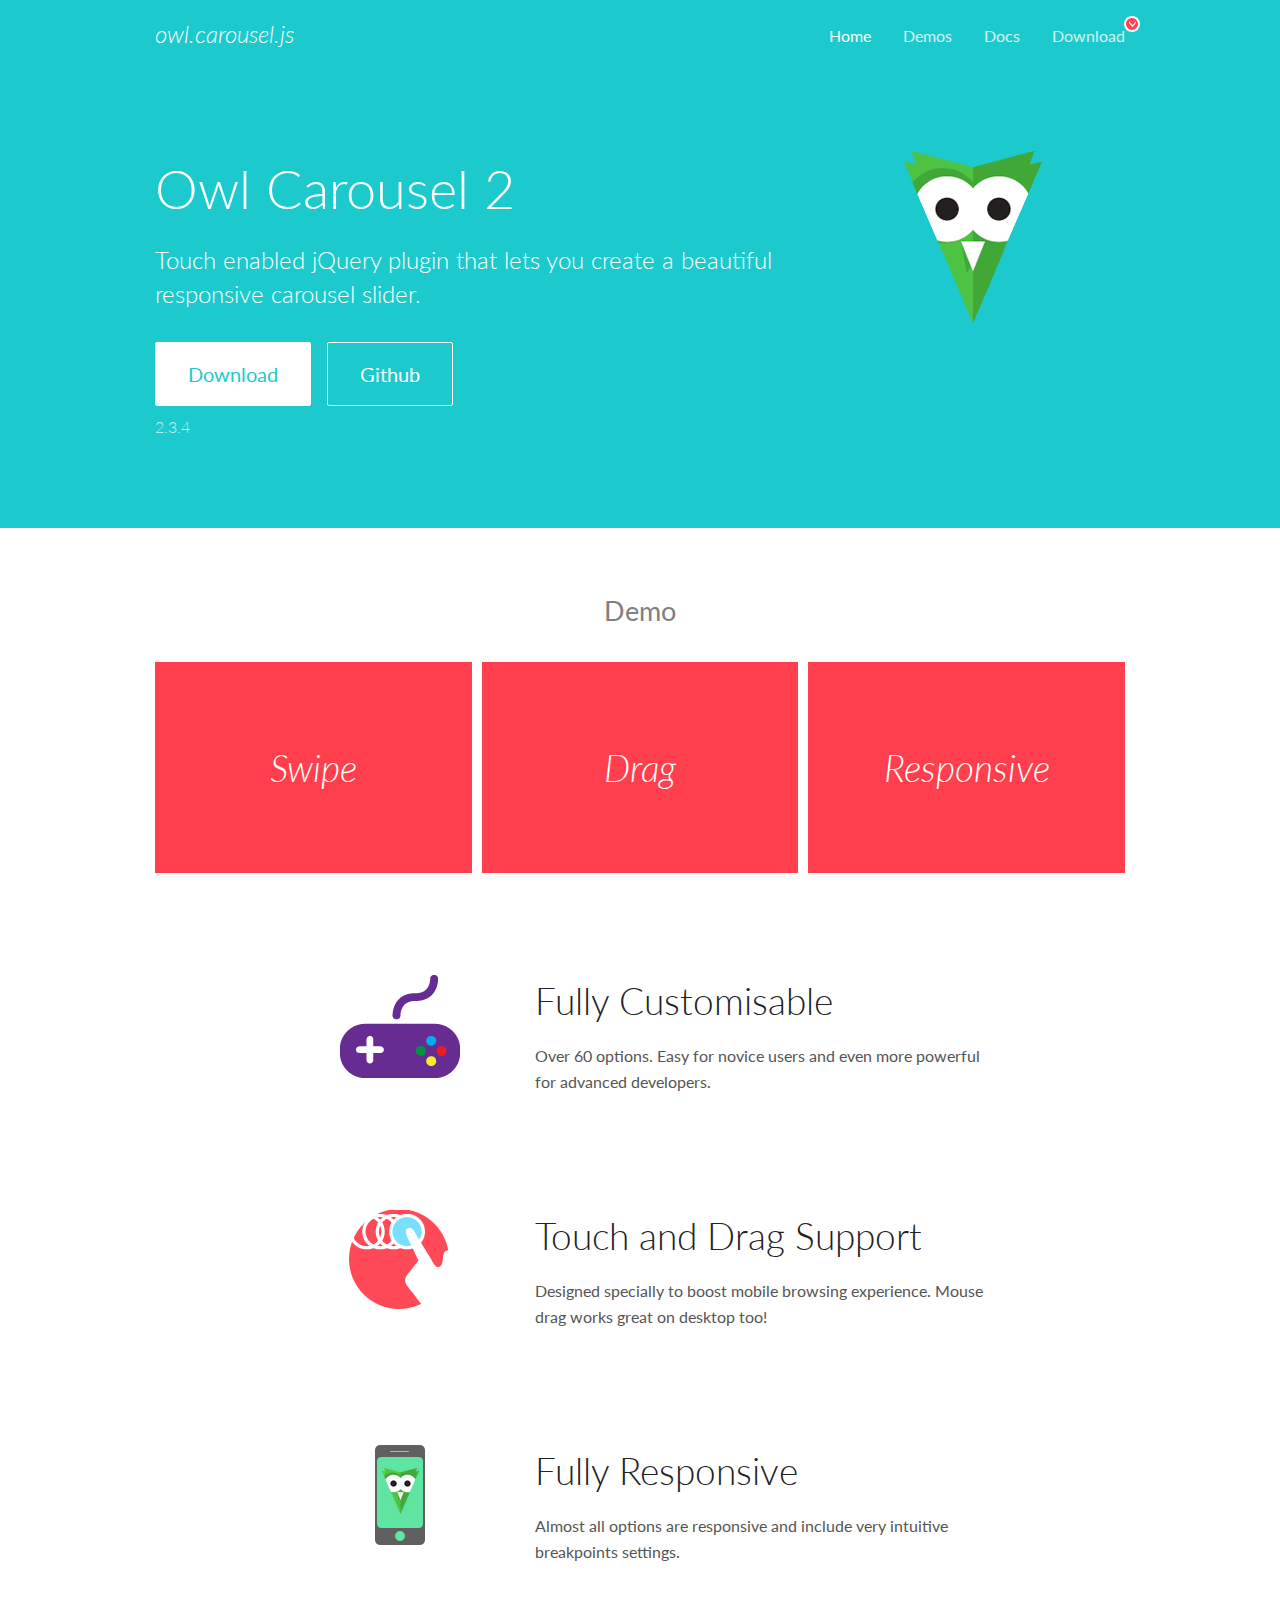
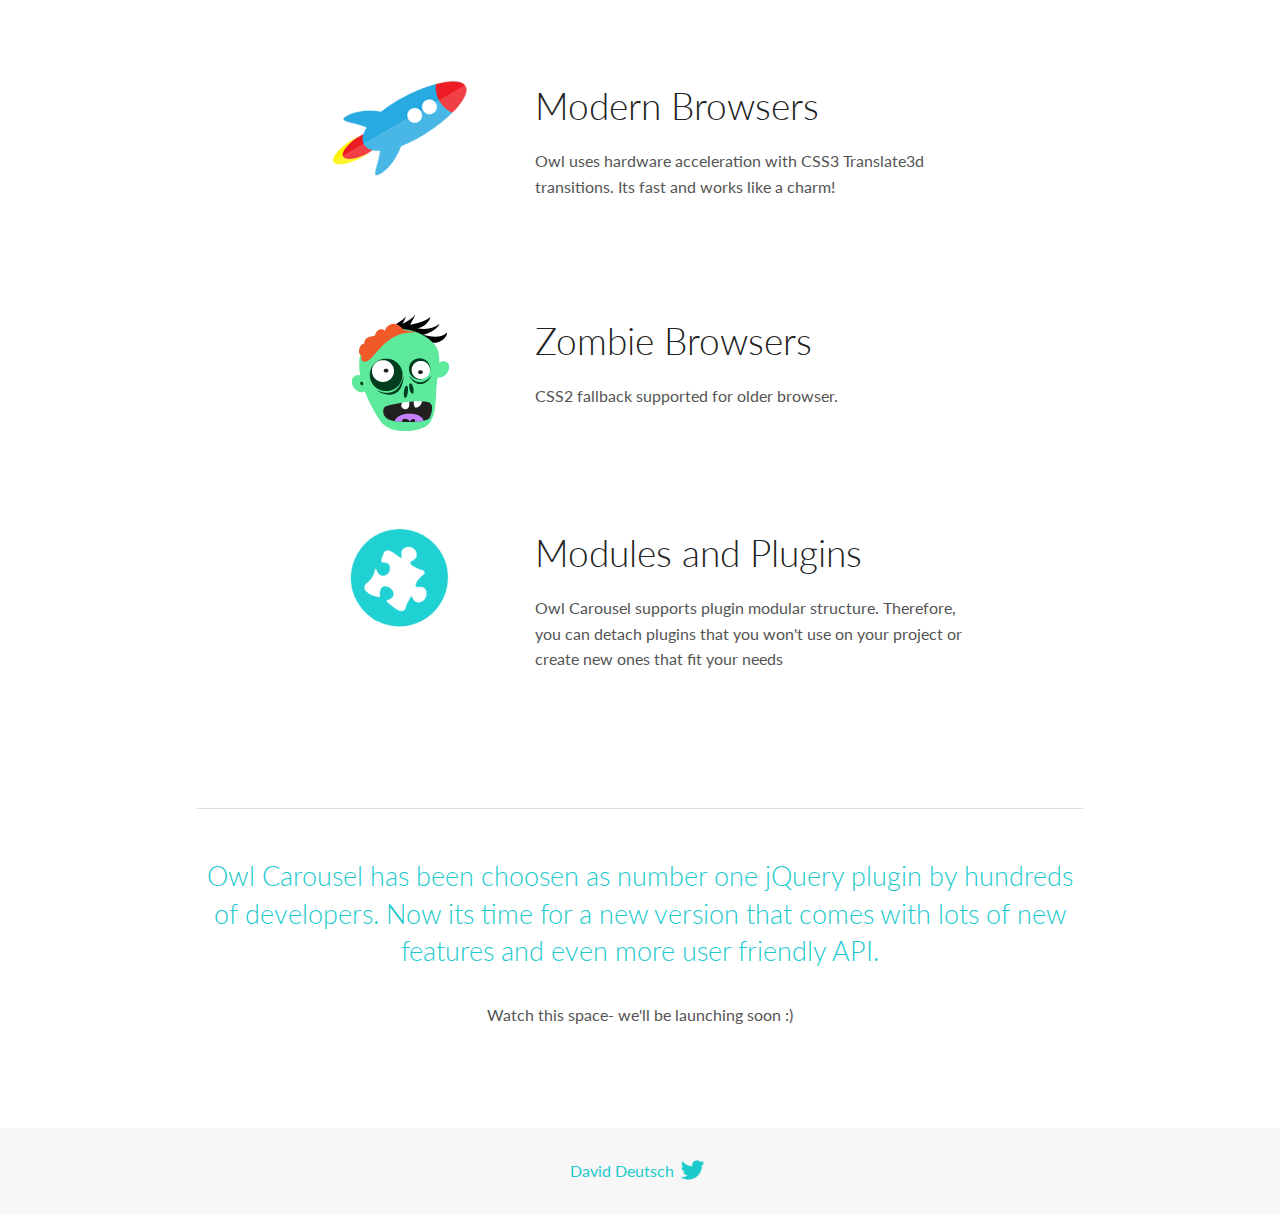
<file: OwlCarousel2-2.3.4/docs/index.html>
<!DOCTYPE html>
<html lang="en">
  <head>

    <!-- head -->
    <meta charset="utf-8">
    <meta name="msapplication-tap-highlight" content="no" />
    <meta name="viewport" content="width=device-width, initial-scale=1.0" />
    <meta name="description" content="Touch enabled jQuery plugin that lets you create beautiful responsive carousel slider.">
    <meta name="author" content="David Deutsch">
    <title>
      Home | Owl Carousel | 2.3.4
    </title>

    <!-- Stylesheets -->
    <link href='https://fonts.googleapis.com/css?family=Lato:300,400,700,400italic,300italic' rel='stylesheet' type='text/css'>
    <link rel="stylesheet" href="assets/css/docs.theme.min.css">

    <!-- Owl Stylesheets -->
    <link rel="stylesheet" href="assets/owlcarousel/assets/owl.carousel.min.css">
    <link rel="stylesheet" href="assets/owlcarousel/assets/owl.theme.default.min.css">

    <!-- HTML5 shim and Respond.js IE8 support of HTML5 elements and media queries -->

    <!--[if lt IE 9]>
      <script src="https://oss.maxcdn.com/libs/html5shiv/3.7.0/html5shiv.js"></script>
      <script src="https://oss.maxcdn.com/libs/respond.js/1.3.0/respond.min.js"></script>
    <![endif]-->

    <!-- Favicons -->
    <link rel="apple-touch-icon-precomposed" sizes="144x144" href="assets/ico/apple-touch-icon-144-precomposed.png">
    <link rel="shortcut icon" href="assets/ico/favicon.png">
    <link rel="shortcut icon" href="favicon.ico">

    <!-- Yeah i know js should not be in header. Its required for demos.-->

    <!-- javascript -->
    <script src="assets/vendors/jquery.min.js"></script>
    <script src="assets/owlcarousel/owl.carousel.js"></script>
  </head>
  <body>

    <!-- header -->
    <header class="header">
      <div class="row">
        <div class="large-12 columns">
          <div class="brand left">
            <h3>
              <a href="/OwlCarousel2/">owl.carousel.js</a> 
            </h3>
          </div>
          <a id="toggle-nav" class="right">
            <span></span> <span></span> <span></span> 
          </a> 
          <div class="nav-bar">
            <ul class="clearfix">
              <li class="active">
                <a href="/OwlCarousel2/index.html">Home</a> 
              </li>
              <li> <a href="/OwlCarousel2/demos/demos.html">Demos</a>  </li>
              <li> <a href="/OwlCarousel2/docs/started-welcome.html">Docs</a>  </li>
              <li>
                <a href="https://github.com/OwlCarousel2/OwlCarousel2/archive/2.3.4.zip">Download</a> 
                <span class="download"></span> 
              </li>
            </ul>
          </div>
        </div>
      </div>
    </header>

    <!-- home panel -->
    <section id="hero">
      <div class="row">
        <div class="large-8 medium-8 columns">
          <h1>Owl Carousel 2</h1>
          <h4>Touch enabled jQuery plugin that lets you create a beautiful responsive carousel slider.</h4>
          <a href="https://github.com/OwlCarousel2/OwlCarousel2/archive/2.3.4.zip" class="hero-button">Download</a> 
          <a href="https://github.com/OwlCarousel2/OwlCarousel2" class="hero-button outline">Github</a> 
          <p>2.3.4</p>
        </div>
        <div class="large-4 medium-4 columns">
          <img class="owl-logo" src="assets/img/owl-logo.png" alt="mr. Owl">
        </div>
      </div>
    </section>

    <!-- body -->
    <div class="home-demo">
      <div class="row">
        <div class="large-12 columns">
          <h3>Demo</h3>
          <div class="owl-carousel">
            <div class="item">
              <h2>Swipe</h2>
            </div>
            <div class="item">
              <h2>Drag</h2>
            </div>
            <div class="item">
              <h2>Responsive</h2>
            </div>
            <div class="item">
              <h2>CSS3</h2>
            </div>
            <div class="item">
              <h2>Fast</h2>
            </div>
            <div class="item">
              <h2>Easy</h2>
            </div>
            <div class="item">
              <h2>Free</h2>
            </div>
            <div class="item">
              <h2>Upgradable</h2>
            </div>
            <div class="item">
              <h2>Tons of options</h2>
            </div>
            <div class="item">
              <h2>Infinity</h2>
            </div>
            <div class="item">
              <h2>Auto Width</h2>
            </div>
          </div>
        </div>
      </div>
    </div>
    <script>
      var owl = $('.owl-carousel');
      owl.owlCarousel({
        margin: 10,
        loop: true,
        responsive: {
          0: {
            items: 1
          },
          600: {
            items: 2
          },
          1000: {
            items: 3
          }
        }
      })
    </script>

    <!-- features -->
    <div id="features">
      <div class="row">
        <div class="small-12 medium-9 small-centered columns">
          <section class="row feature">
            <div class="medium-4 small-12 columns">
              <img src="assets/img/feature-options.png" alt="">
            </div>
            <div class="medium-8 small-12 columns">
              <h2>Fully Customisable</h2>
              <p>Over 60 options. Easy for novice users and even more powerful for advanced developers.</p>
            </div>
          </section>
          <section class="row feature">
            <div class="medium-4 small-12 columns">
              <img src="assets/img/feature-drag.png" alt="">
            </div>
            <div class="medium-8 small-12 columns">
              <h2>Touch and Drag Support</h2>
              <p>Designed specially to boost mobile browsing experience. Mouse drag works great on desktop too!</p>
            </div>
          </section>
          <section class="row feature">
            <div class="medium-4 small-12 columns">
              <img src="assets/img/feature-responsive.png" alt="">
            </div>
            <div class="medium-8 small-12 columns">
              <h2>Fully Responsive</h2>
              <p>Almost all options are responsive and include very intuitive breakpoints settings.</p>
            </div>
          </section>
          <section class="row feature">
            <div class="medium-4 small-12 columns">
              <img src="assets/img/feature-modern.png" alt="">
            </div>
            <div class="medium-8 small-12 columns">
              <h2>Modern Browsers</h2>
              <p>Owl uses hardware acceleration with CSS3 Translate3d transitions. Its fast and works like a charm! </p>
            </div>
          </section>
          <section class="row feature">
            <div class="medium-4 small-12 columns">
              <img src="assets/img/feature-zombie.png" alt="">
            </div>
            <div class="medium-8 small-12 columns">
              <h2>Zombie Browsers</h2>
              <p>CSS2 fallback supported for older browser.</p>
            </div>
          </section>
          <section class="row feature">
            <div class="medium-4 small-12 columns">
              <img src="assets/img/feature-module.png" alt="">
            </div>
            <div class="medium-8 small-12 columns">
              <h2>Modules and Plugins</h2>
              <p>Owl Carousel supports plugin modular structure. Therefore, you can detach plugins that you won&#x27;t use on your project or create new ones that fit your needs</p>
            </div>
          </section>
        </div>
      </div>
    </div>

    <!-- footer -->
    <section id="teaser-text">
      <div class="row">
        <div class="small-12 medium-11 small-centered columns">
          <hr>
          <h3 id="owl-carousel-has-been-choosen-as-number-one-jquery-plugin-by-hundreds-of-developers-now-its-time-for-a-new-version-that-comes-with-lots-of-new-features-and-even-more-user-friendly-api-">Owl Carousel has been choosen as number one jQuery plugin by hundreds of developers. Now its time for a new version that comes with lots of new features and even more user friendly API.</h3>
          <p>Watch this space- we&#39;ll be launching soon :)</p>
        </div>
      </div>
    </section>

    <!-- footer -->
    <footer class="footer">
      <div class="row">
        <div class="large-12 columns">
          <h5>
            <a href="/OwlCarousel2/docs/support-contact.html">David Deutsch</a> 
            <a id="custom-tweet-button" href="https://twitter.com/share?url=https://github.com/OwlCarousel2/OwlCarousel2&text=Owl Carousel - This is so awesome! " target="_blank"></a> 
          </h5>
        </div>
      </div>
    </footer>

    <!-- vendors -->
    <script src="assets/vendors/highlight.js"></script>
    <script src="assets/js/app.js"></script>
  </body>
</html>
</file>
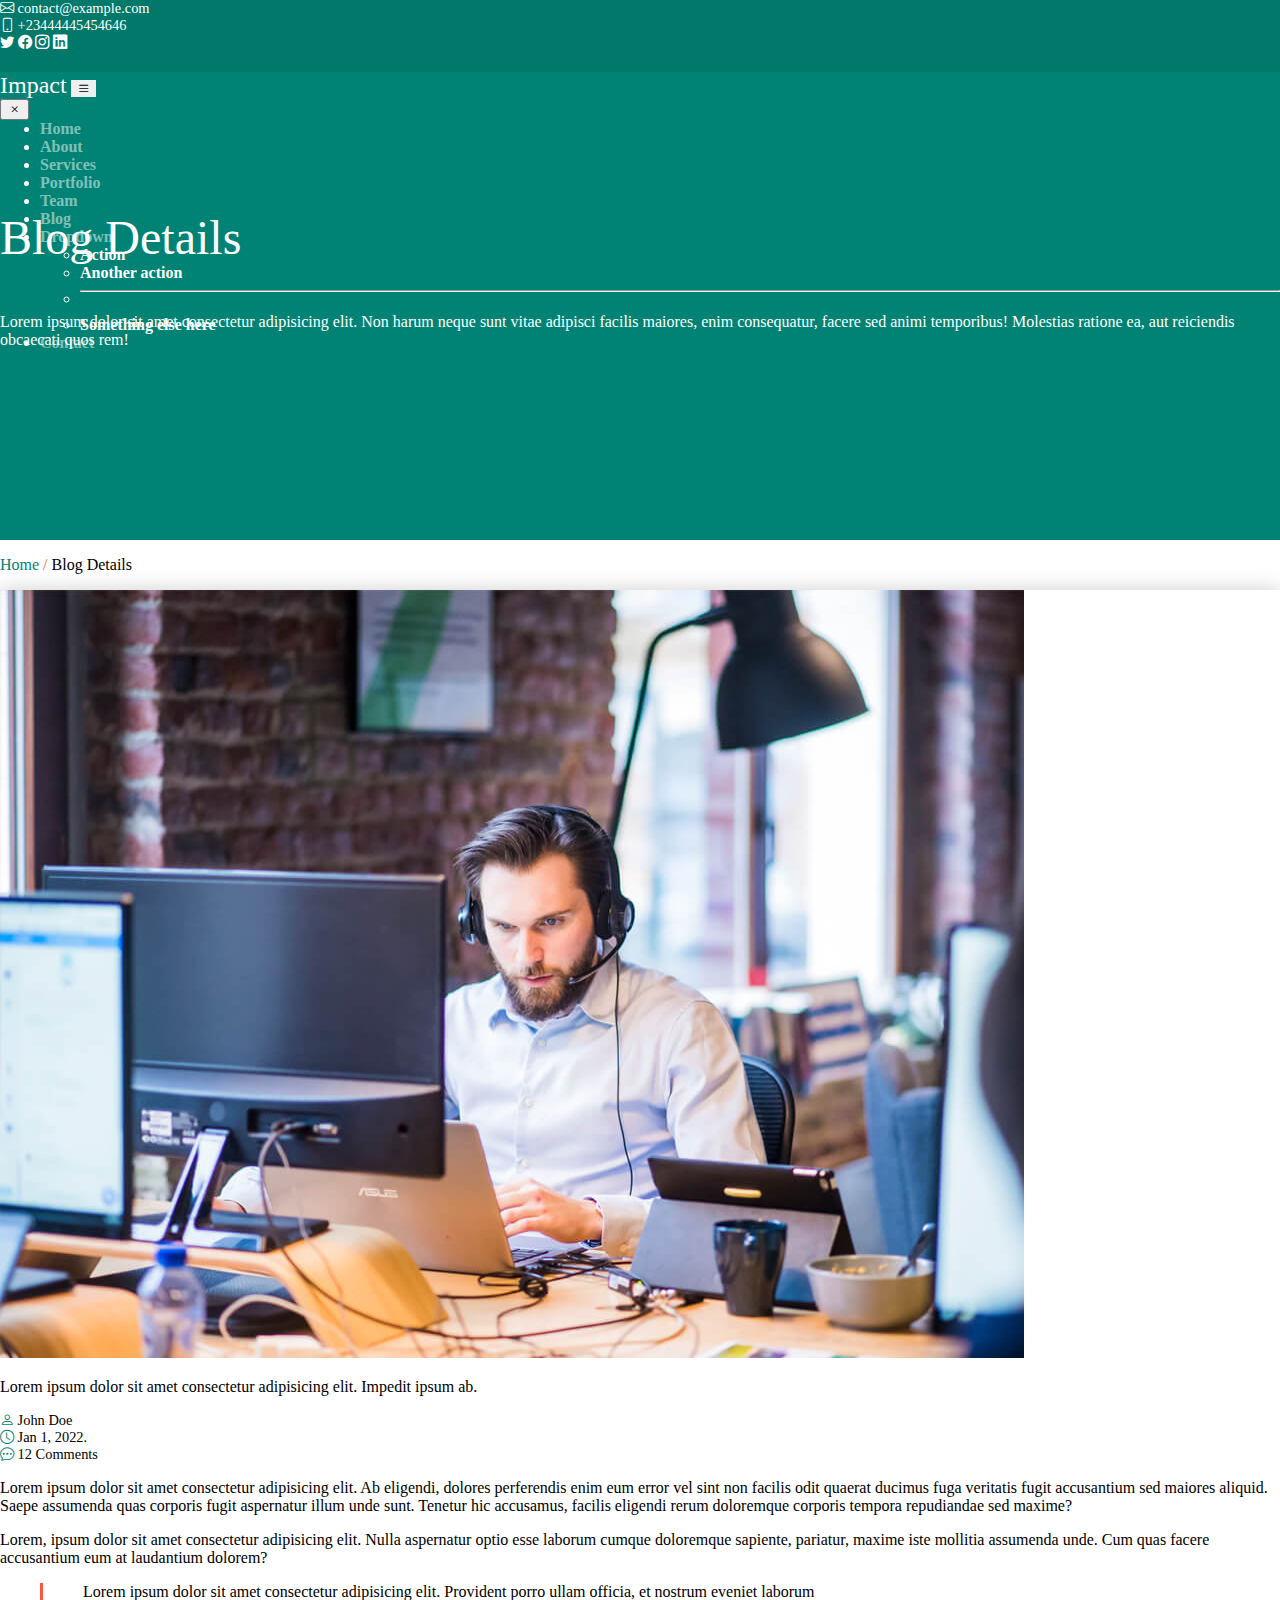
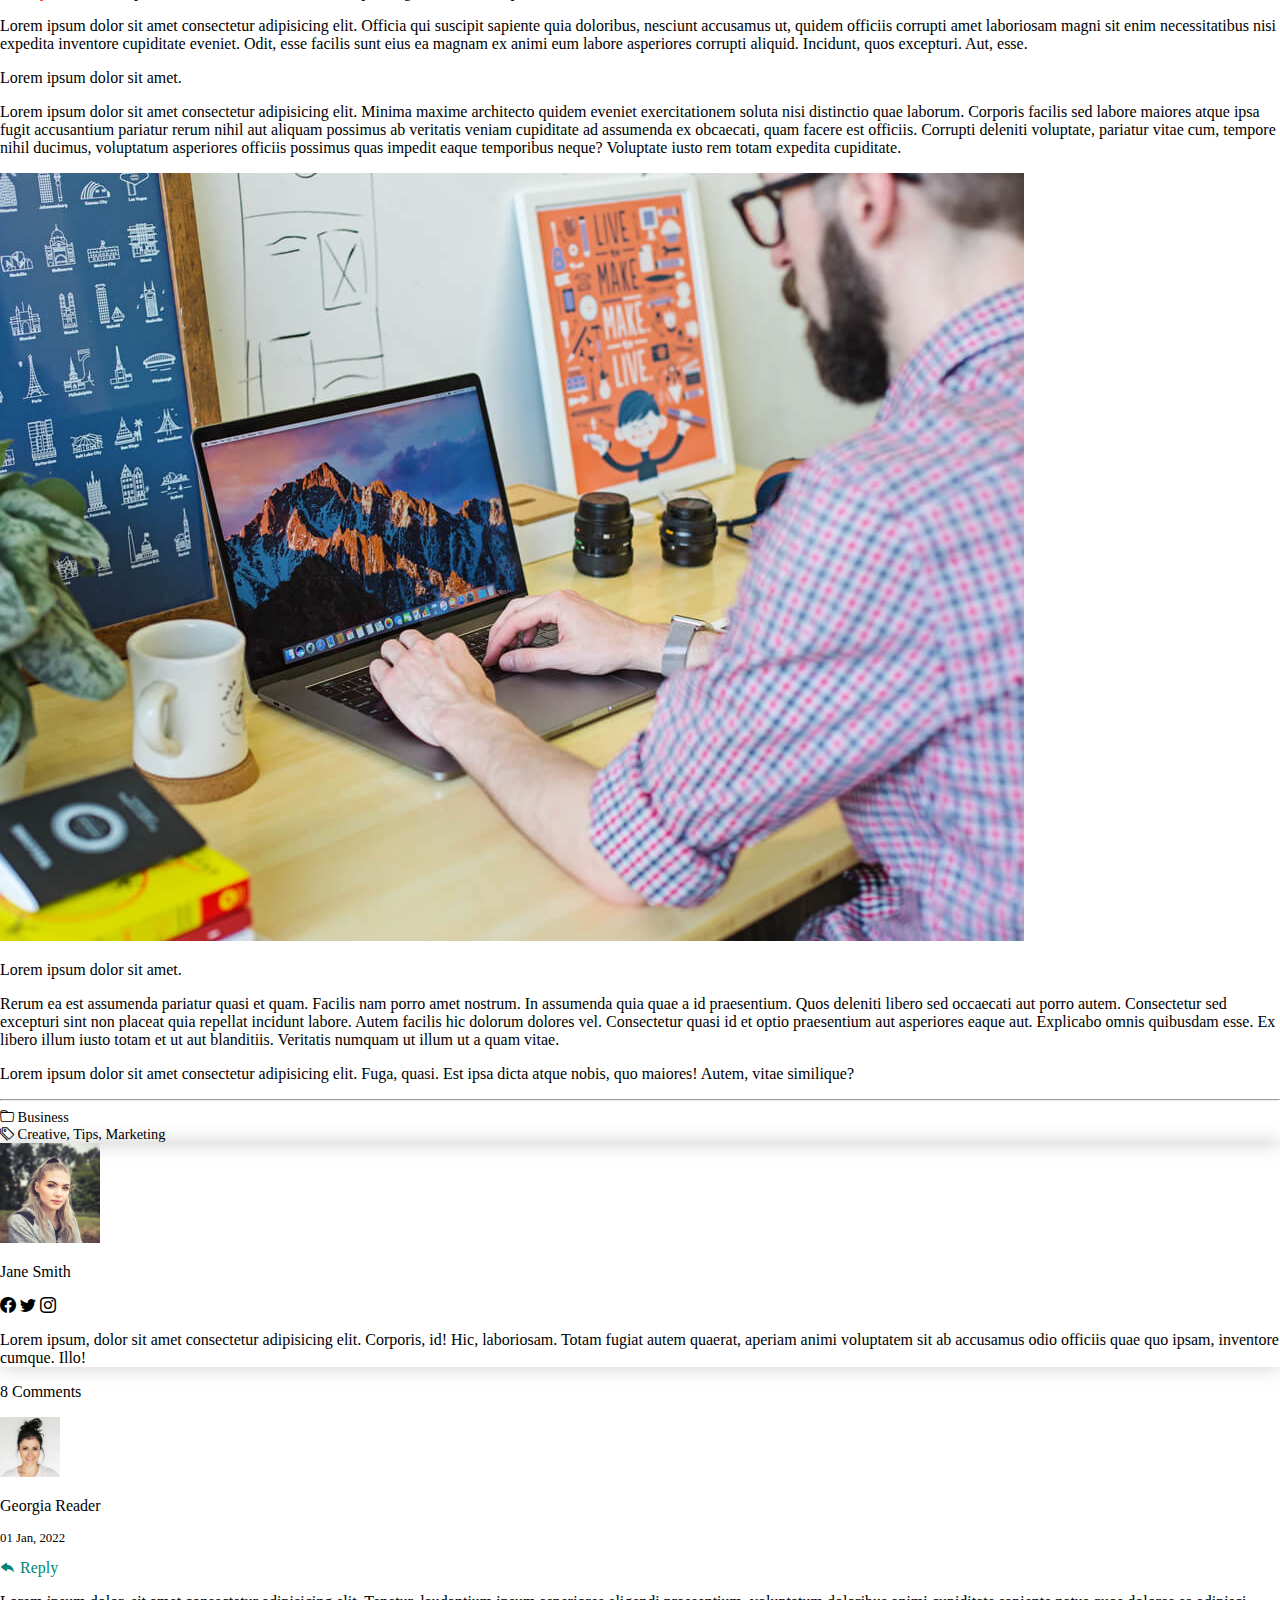
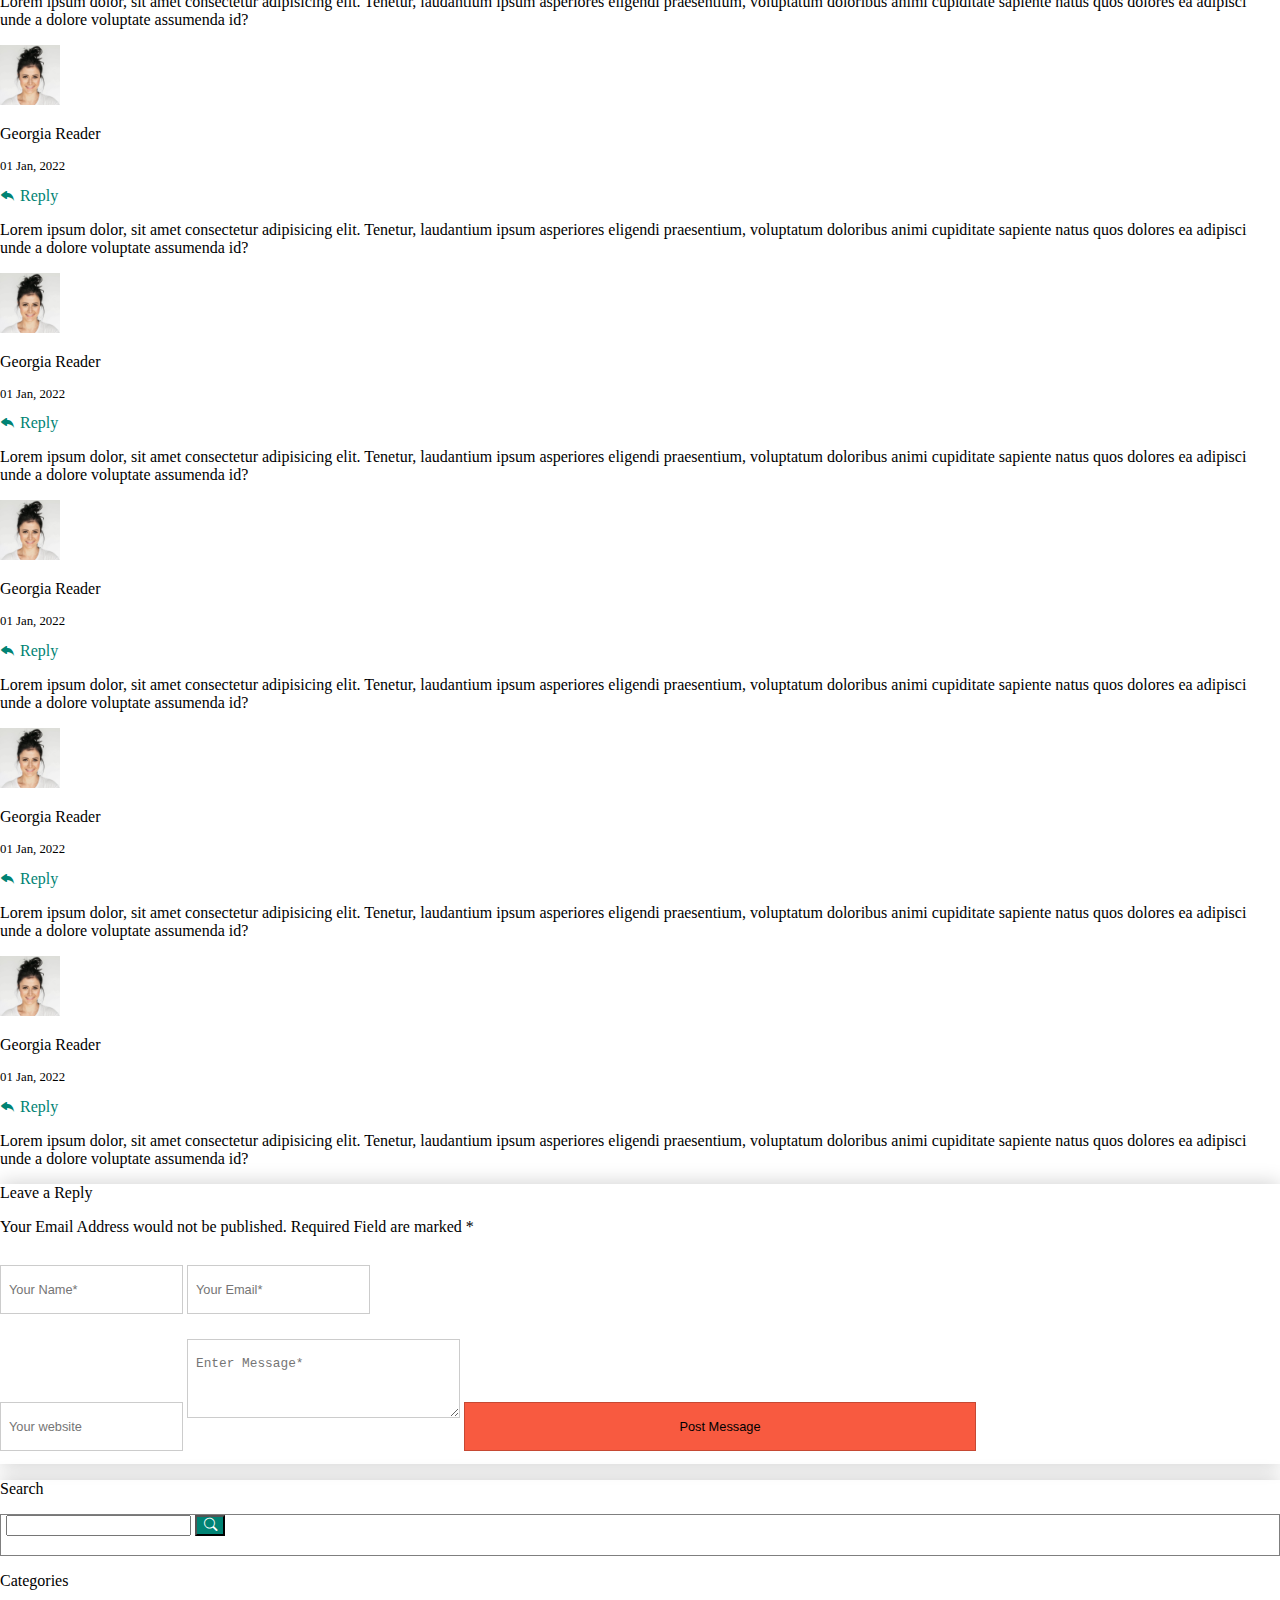
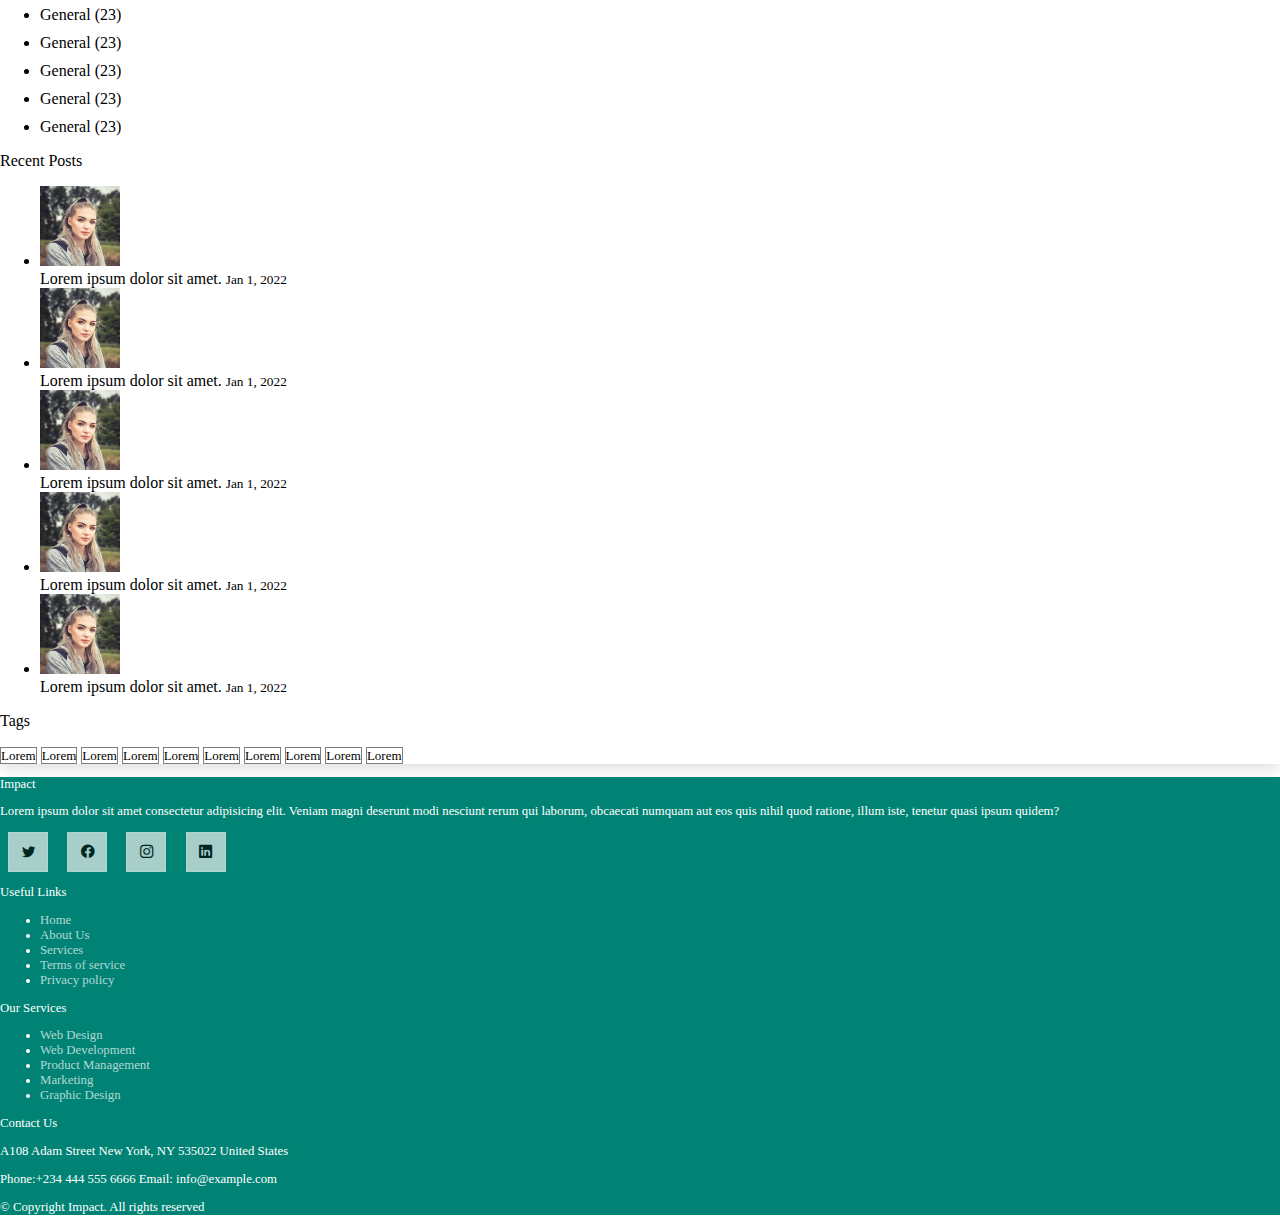
<file: blog-post.html>
<!DOCTYPE html>
<html lang="en">
  <head>
    <meta charset="UTF-8" />
    <meta http-equiv="X-UA-Compatible" content="IE=edge" />

    <meta
      name="viewport"
      content="width=device-width; initial-scale=1.0; maximum-scale=1.0; user-scalable=0;"
    />
    <title>Blog Post | Impact</title>
    <link
      href="https://cdn.jsdelivr.net/npm/bootstrap@5.3.0-alpha1/dist/css/bootstrap.min.css"
      rel="stylesheet"
      integrity="sha384-GLhlTQ8iRABdZLl6O3oVMWSktQOp6b7In1Zl3/Jr59b6EGGoI1aFkw7cmDA6j6gD"
      crossorigin="anonymous"
    />
    <link
      rel="stylesheet"
      href="https://cdn.jsdelivr.net/npm/bootstrap-icons@1.10.3/font/bootstrap-icons.css"
    />
    <link rel="stylesheet" href="blog.css" />
  </head>
  <body>
    <button onclick="toTheTop()" id="scroll-to-top" class="test">
      <i class="bi bi-arrow-up-short"></i>
    </button>
    <section
      id="main"
      class="h-auto d-flex position-relative flex-column bg-success"
    >
      <div class="banner w-100 py-2 text-white d-flex align-items-center">
        <div
          class="contiainer-fluid container-xl d-flex align-items-center justify-content-lg-start justify-content-center"
        >
          <div class="me-lg-auto me-0 d-flex">
            <div class="me-4">
              <i class="bi bi-envelope"></i> contact@example.com
            </div>
            <div><i class="bi bi-phone"></i> +23444445454646</div>
          </div>
          <div class="icons">
            <i class="bi bi-twitter ms-4"></i>
            <i class="bi bi-facebook ms-4"></i>
            <i class="bi bi-instagram ms-4"></i>
            <i class="bi bi-linkedin ms-4"></i>
          </div>
        </div>
      </div>
      <header
        class="d-flex bg-success justify-content-center align-items-center"
        id="header"
      >
        <nav class="navbar navbar-expand-lg container-fluid">
          <div class="container-xl container-fluid">
            <a
              class="navbar-brand logo"
              href="https://mikky-j.github.io/impact-website/"
              >Impact</a
            >
            <button
              class="navbar-toggler border-0"
              type="button"
              data-bs-toggle="offcanvas"
              data-bs-target="#offcanvasNavbar"
              aria-controls="offcanvasNavbar"
            >
              <i class="bi bi-list text-white"></i>
            </button>
            <div
              class="offcanvas offcanvas-end"
              tabindex="-1"
              id="offcanvasNavbar"
              aria-labelledby="offcanvasNavbarLabel"
            >
              <div class="offcanvas-header my-0 py-0 bg-success">
                <button
                  type="button"
                  class="ms-auto btn text-white"
                  data-bs-dismiss="offcanvas"
                  aria-label="Close"
                >
                  <i class="bi bi-x fs-2"></i>
                </button>
              </div>
              <div class="offcanvas-body bg-success">
                <ul class="navbar-nav ms-auto">
                  <li class="nav-item ps-3 position-relative">
                    <a class="nav-link" href="#main-body">Home</a>
                  </li>
                  <li class="nav-item ps-3 position-relative">
                    <a class="nav-link" href="#about">About</a>
                  </li>
                  <li class="nav-item ps-3 position-relative">
                    <a class="nav-link" href="#services">Services</a>
                  </li>
                  <li class="nav-item ps-3 position-relative">
                    <a class="nav-link" href="#portfolio">Portfolio</a>
                  </li>
                  <li class="nav-item ps-3 position-relative">
                    <a class="nav-link" href="#team">Team</a>
                  </li>
                  <li class="nav-item ps-3 position-relative">
                    <a
                      class="nav-link"
                      href="https://mikky-j.github.io/impact-website/blog.html"
                      >Blog</a
                    >
                  </li>
                  <li class="nav-item ps-3 position-relative dropdown">
                    <a
                      class="dropdown-toggle nav-link"
                      href="#"
                      role="button"
                      data-bs-toggle="dropdown"
                      aria-expanded="false"
                    >
                      Dropdown
                    </a>
                    <ul class="dropdown-menu">
                      <li><a class="dropdown-item" href="#">Action</a></li>
                      <li>
                        <a class="dropdown-item" href="#">Another action</a>
                      </li>
                      <li><hr class="dropdown-divider" /></li>
                      <li>
                        <a class="dropdown-item" href="#"
                          >Something else here</a
                        >
                      </li>
                    </ul>
                  </li>
                  <li class="nav-item ps-3 position-relative">
                    <a class="nav-link" href="#contact">Contact</a>
                  </li>
                </ul>
              </div>
            </div>
          </div>
        </nav>
      </header>
      <section
        class="hero pt-5 container-xl w-75 container-fluid d-flex flex-column justify-content-center align-items-center text-center"
      >
        <p class="fw-semibold text-center text-white" style="font-size: 3rem">
          Blog Details
        </p>
        <p class="text-center mx-5 text-white">
          Lorem ipsum dolor sit amet consectetur adipisicing elit. Non harum
          neque sunt vitae adipisci facilis maiores, enim consequatur, facere
          sed animi temporibus! Molestias ratione ea, aut reiciendis obcaecati
          quos rem!
        </p>
      </section>
    </section>
    <section id="heading" class="bg-secondary-subtle py-4">
      <p class="fw-semibold my-0 container">
        <a
          href="https://mikky-j.github.io/impact-website"
          class="text-success pe-2"
          >Home</a
        >
        <span class="pe-2 text-secondary">/</span> Blog Details
      </p>
    </section>
    <section id="posts" class="container my-5">
      <div class="row my-4">
        <div class="col-lg-8 col-12">
          <div class="card">
            <img src="img/blog/blog-1.jpg" class="img-fluid rounded-3" alt="" />
            <div class="card-body">
              <p class="fs-2 fw-bold">
                Lorem ipsum dolor sit amet consectetur adipisicing elit. Impedit
                ipsum ab.
              </p>
              <div class="info text-black-50 d-flex mb-3">
                <div class="info-section me-3">
                  <i class="bi bi-person text-success"></i> John Doe
                </div>
                <div class="info-section me-3">
                  <i class="bi bi-clock text-success"></i> Jan 1, 2022.
                </div>
                <div class="info-section me-3">
                  <i class="bi bi-chat-dots text-success"></i> 12 Comments
                </div>
              </div>
              <p>
                Lorem ipsum dolor sit amet consectetur adipisicing elit. Ab
                eligendi, dolores perferendis enim eum error vel sint non
                facilis odit quaerat ducimus fuga veritatis fugit accusantium
                sed maiores aliquid. Saepe assumenda quas corporis fugit
                aspernatur illum unde sunt. Tenetur hic accusamus, facilis
                eligendi rerum doloremque corporis tempora repudiandae sed
                maxime?
              </p>
              <p>
                Lorem, ipsum dolor sit amet consectetur adipisicing elit. Nulla
                aspernatur optio esse laborum cumque doloremque sapiente,
                pariatur, maxime iste mollitia assumenda unde. Cum quas facere
                accusantium eum at laudantium dolorem?
              </p>
              <figure class="text-center py-5 bg-secondary-subtle">
                <blockquote class="blockquote">
                  <p class="fst-italic fw-medium px-4">
                    Lorem ipsum dolor sit amet consectetur adipisicing elit.
                    Provident porro ullam officia, et nostrum eveniet laborum
                  </p>
                </blockquote>
              </figure>
              <p>
                Lorem ipsum dolor sit amet consectetur adipisicing elit. Officia
                qui suscipit sapiente quia doloribus, nesciunt accusamus ut,
                quidem officiis corrupti amet laboriosam magni sit enim
                necessitatibus nisi expedita inventore cupiditate eveniet. Odit,
                esse facilis sunt eius ea magnam ex animi eum labore asperiores
                corrupti aliquid. Incidunt, quos excepturi. Aut, esse.
              </p>
              <p class="fs-4 fw-bold">Lorem ipsum dolor sit amet.</p>
              <p>
                Lorem ipsum dolor sit amet consectetur adipisicing elit. Minima
                maxime architecto quidem eveniet exercitationem soluta nisi
                distinctio quae laborum. Corporis facilis sed labore maiores
                atque ipsa fugit accusantium pariatur rerum nihil aut aliquam
                possimus ab veritatis veniam cupiditate ad assumenda ex
                obcaecati, quam facere est officiis. Corrupti deleniti
                voluptate, pariatur vitae cum, tempore nihil ducimus, voluptatum
                asperiores officiis possimus quas impedit eaque temporibus
                neque? Voluptate iusto rem totam expedita cupiditate.
              </p>
              <img src="img/blog/blog-2.jpg" class="img-fluid" alt="" />
              <p class="fs-4 fw-bold">Lorem ipsum dolor sit amet.</p>
              <p>
                Rerum ea est assumenda pariatur quasi et quam. Facilis nam porro
                amet nostrum. In assumenda quia quae a id praesentium. Quos
                deleniti libero sed occaecati aut porro autem. Consectetur sed
                excepturi sint non placeat quia repellat incidunt labore. Autem
                facilis hic dolorum dolores vel. Consectetur quasi id et optio
                praesentium aut asperiores eaque aut. Explicabo omnis quibusdam
                esse. Ex libero illum iusto totam et ut aut blanditiis.
                Veritatis numquam ut illum ut a quam vitae.
              </p>
              <p>
                Lorem ipsum dolor sit amet consectetur adipisicing elit. Fuga,
                quasi. Est ipsa dicta atque nobis, quo maiores! Autem, vitae
                similique?
              </p>
              <hr />
              <div class="info d-flex mb-3">
                <div class="info-section me-4">
                  <i class="bi bi-folder"></i> Business
                </div>
                <div class="info-section me-3">
                  <i class="bi bi-tags"></i> Creative, Tips, Marketing
                </div>
              </div>
            </div>
          </div>
          <div class="my-4 card p-3 d-flex flex-row align-items-center">
            <img
              src="img/blog/blog-author-4.jpg"
              class="rounded-circle me-3"
              width="100px"
              height="100px"
              alt=""
            />
            <div>
              <p class="fw-semibold fs-5 m-0">Jane Smith</p>
              <div class="icon-row mb-2 d-flex text-black-50">
                <i class="bi bi-facebook me-2"></i>
                <i class="bi bi-twitter me-2"></i>
                <i class="bi bi-instagram me-2"></i>
              </div>
              <p class="text-black-50">
                Lorem ipsum, dolor sit amet consectetur adipisicing elit.
                Corporis, id! Hic, laboriosam. Totam fugiat autem quaerat,
                aperiam animi voluptatem sit ab accusamus odio officiis quae quo
                ipsam, inventore cumque. Illo!
              </p>
            </div>
          </div>
          <div class="comments">
            <p class="fs-4 fw-bold">8 Comments</p>
            <div class="comment-list">
              <div class="comment my-4">
                <div class="w-100 d-flex">
                  <img
                    src="img/blog/blog-author-2.jpg"
                    height="60px"
                    width="60px"
                    alt=""
                  />
                  <div class="comment-info ms-3">
                    <div class="comment-header d-flex">
                      <div class="comment-author-info me-3">
                        <p class="fw-bold mb-1">Georgia Reader</p>
                        <p class="subtitle mb-1">01 Jan, 2022</p>
                      </div>
                      <a href="#" class="fs-6 text-success fw-bold">
                        <i class="bi bi-reply-fill fs-5"></i> Reply
                      </a>
                    </div>
                    <p>
                      Lorem ipsum dolor, sit amet consectetur adipisicing elit.
                      Tenetur, laudantium ipsum asperiores eligendi praesentium,
                      voluptatum doloribus animi cupiditate sapiente natus quos
                      dolores ea adipisci unde a dolore voluptate assumenda id?
                    </p>
                  </div>
                </div>
                <div class="reply my-3 ps-4"></div>
              </div>
              <div class="comment my-4">
                <div class="w-100 d-flex">
                  <img
                    src="img/blog/blog-author-2.jpg"
                    height="60px"
                    width="60px"
                    alt=""
                  />
                  <div class="comment-info ms-3">
                    <div class="comment-header d-flex">
                      <div class="comment-author-info me-3">
                        <p class="fw-bold mb-1">Georgia Reader</p>
                        <p class="subtitle mb-1">01 Jan, 2022</p>
                      </div>
                      <a href="#" class="fs-6 text-success fw-bold">
                        <i class="bi bi-reply-fill fs-5"></i> Reply
                      </a>
                    </div>
                    <p>
                      Lorem ipsum dolor, sit amet consectetur adipisicing elit.
                      Tenetur, laudantium ipsum asperiores eligendi praesentium,
                      voluptatum doloribus animi cupiditate sapiente natus quos
                      dolores ea adipisci unde a dolore voluptate assumenda id?
                    </p>
                  </div>
                </div>
                <div class="reply my-3 ps-5">
                  <div class="comment my-4">
                    <div class="w-100 d-flex">
                      <img
                        src="img/blog/blog-author-2.jpg"
                        height="60px"
                        width="60px"
                        alt=""
                      />
                      <div class="comment-info ms-3">
                        <div class="comment-header d-flex">
                          <div class="comment-author-info me-3">
                            <p class="fw-bold mb-1">Georgia Reader</p>
                            <p class="subtitle mb-1">01 Jan, 2022</p>
                          </div>
                          <a href="#" class="fs-6 text-success fw-bold">
                            <i class="bi bi-reply-fill fs-5"></i> Reply
                          </a>
                        </div>
                        <p>
                          Lorem ipsum dolor, sit amet consectetur adipisicing
                          elit. Tenetur, laudantium ipsum asperiores eligendi
                          praesentium, voluptatum doloribus animi cupiditate
                          sapiente natus quos dolores ea adipisci unde a dolore
                          voluptate assumenda id?
                        </p>
                      </div>
                    </div>
                    <div class="reply my-3 ps-4">
                      <div class="comment my-4">
                        <div class="w-100 d-flex">
                          <img
                            src="img/blog/blog-author-2.jpg"
                            height="60px"
                            width="60px"
                            alt=""
                          />
                          <div class="comment-info ms-3">
                            <div class="comment-header d-flex">
                              <div class="comment-author-info me-3">
                                <p class="fw-bold mb-1">Georgia Reader</p>
                                <p class="subtitle mb-1">01 Jan, 2022</p>
                              </div>
                              <a href="#" class="fs-6 text-success fw-bold">
                                <i class="bi bi-reply-fill fs-5"></i> Reply
                              </a>
                            </div>
                            <p>
                              Lorem ipsum dolor, sit amet consectetur
                              adipisicing elit. Tenetur, laudantium ipsum
                              asperiores eligendi praesentium, voluptatum
                              doloribus animi cupiditate sapiente natus quos
                              dolores ea adipisci unde a dolore voluptate
                              assumenda id?
                            </p>
                          </div>
                        </div>
                        <div class="reply my-3 ps-4"></div>
                      </div>
                    </div>
                  </div>
                </div>
              </div>

              <div class="comment my-4">
                <div class="w-100 d-flex">
                  <img
                    src="img/blog/blog-author-2.jpg"
                    height="60px"
                    width="60px"
                    alt=""
                  />
                  <div class="comment-info ms-3">
                    <div class="comment-header d-flex">
                      <div class="comment-author-info me-3">
                        <p class="fw-bold mb-1">Georgia Reader</p>
                        <p class="subtitle mb-1">01 Jan, 2022</p>
                      </div>
                      <a href="#" class="fs-6 text-success fw-bold">
                        <i class="bi bi-reply-fill fs-5"></i> Reply
                      </a>
                    </div>
                    <p>
                      Lorem ipsum dolor, sit amet consectetur adipisicing elit.
                      Tenetur, laudantium ipsum asperiores eligendi praesentium,
                      voluptatum doloribus animi cupiditate sapiente natus quos
                      dolores ea adipisci unde a dolore voluptate assumenda id?
                    </p>
                  </div>
                </div>
                <div class="reply my-3 ps-4"></div>
              </div>
              <div class="comment my-4">
                <div class="w-100 d-flex">
                  <img
                    src="img/blog/blog-author-2.jpg"
                    height="60px"
                    width="60px"
                    alt=""
                  />
                  <div class="comment-info ms-3">
                    <div class="comment-header d-flex">
                      <div class="comment-author-info me-3">
                        <p class="fw-bold mb-1">Georgia Reader</p>
                        <p class="subtitle mb-1">01 Jan, 2022</p>
                      </div>
                      <a href="#" class="fs-6 text-success fw-bold">
                        <i class="bi bi-reply-fill fs-5"></i> Reply
                      </a>
                    </div>
                    <p>
                      Lorem ipsum dolor, sit amet consectetur adipisicing elit.
                      Tenetur, laudantium ipsum asperiores eligendi praesentium,
                      voluptatum doloribus animi cupiditate sapiente natus quos
                      dolores ea adipisci unde a dolore voluptate assumenda id?
                    </p>
                  </div>
                </div>
                <div class="reply my-3 ps-4"></div>
              </div>
            </div>
          </div>
          <form action="" class="d-flex reply-form flex-column card p-3">
            <p class="fs-5 fw-bold">Leave a Reply</p>
            <p>
              Your Email Address would not be published. Required Field are
              marked *
            </p>
            <div
              class="w-100 d-flex justify-content-between align-items-center flex-column flex-lg-row my-2"
            >
              <input
                type="text"
                class="container me-3 rounded-3"
                required
                placeholder="Your Name*"
              />
              <input
                type="email"
                class="container ms-3 rounded-3"
                required
                placeholder="Your Email*"
              />
            </div>
            <input
              type="text"
              class="container w-100 my-2 rounded-3"
              placeholder="Your website"
            />
            <textarea
              name="textarea"
              id=""
              cols="30"
              rows="3"
              placeholder="Enter Message*"
              required
              class="container w-100 my-2 rounded-3"
            ></textarea>
            <input
              type="submit"
              class="bg-secondary text-white rounded-5 px-3 py-3 my-2 fs-6"
              value="Post Message"
            />
          </form>
        </div>
        <div class="col-lg-4 col-12 mt-5 mt-lg-0">
          <div class="card p-5">
            <p class="fs-5 fw-bold">Search</p>
            <div class="search-box d-flex rounded-5 w-100 mb-5">
              <input
                type="text"
                placeholder=""
                class="w-75 border-0 rounded-5"
              />
              <button class="bg-success w-25 rounded-5 border-0">
                <i class="bi bi-search"></i>
              </button>
            </div>
            <div class="categories mb-5">
              <p class="fs-5 fw-bold">Categories</p>
              <ul class="list-unstyled text-black-50">
                <li>
                  <a href="" class="text-black me-2 my-4">General</a> (23)
                </li>
                <li>
                  <a href="" class="text-black me-2 my-4">General</a> (23)
                </li>
                <li>
                  <a href="" class="text-black me-2 my-4">General</a> (23)
                </li>
                <li>
                  <a href="" class="text-black me-2 my-4">General</a> (23)
                </li>
                <li>
                  <a href="" class="text-black me-2 my-4">General</a> (23)
                </li>
              </ul>
            </div>
            <div class="recent-post">
              <p class="fs-5 fw-bold">Recent Posts</p>
              <ul class="list-unstyled">
                <li class="d-flex my-3">
                  <img
                    src="img/blog/blog-author-4.jpg"
                    width="80px"
                    height="80px"
                    alt="img"
                  />
                  <div class="info ms-3">
                    <a href="#" class="fw-bold mb-1 d-block"
                      >Lorem ipsum dolor sit amet.</a
                    >
                    <small class="fst-italic text-black-50">Jan 1, 2022</small>
                  </div>
                </li>
                <li class="d-flex my-3">
                  <img
                    src="img/blog/blog-author-4.jpg"
                    width="80px"
                    height="80px"
                    alt="img"
                  />
                  <div class="info ms-3">
                    <a href="#" class="fw-bold mb-1 d-block"
                      >Lorem ipsum dolor sit amet.</a
                    >
                    <small class="fst-italic text-black-50">Jan 1, 2022</small>
                  </div>
                </li>
                <li class="d-flex my-3">
                  <img
                    src="img/blog/blog-author-4.jpg"
                    width="80px"
                    height="80px"
                    alt="img"
                  />
                  <div class="info ms-3">
                    <a href="#" class="fw-bold mb-1 d-block"
                      >Lorem ipsum dolor sit amet.</a
                    >
                    <small class="fst-italic text-black-50">Jan 1, 2022</small>
                  </div>
                </li>
                <li class="d-flex my-3">
                  <img
                    src="img/blog/blog-author-4.jpg"
                    width="80px"
                    height="80px"
                    alt="img"
                  />
                  <div class="info ms-3">
                    <a href="#" class="fw-bold mb-1 d-block"
                      >Lorem ipsum dolor sit amet.</a
                    >
                    <small class="fst-italic text-black-50">Jan 1, 2022</small>
                  </div>
                </li>
                <li class="d-flex my-3">
                  <img
                    src="img/blog/blog-author-4.jpg"
                    width="80px"
                    height="80px"
                    alt="img"
                  />
                  <div class="info ms-3">
                    <a href="#" class="fw-bold mb-1 d-block"
                      >Lorem ipsum dolor sit amet.</a
                    >
                    <small class="fst-italic text-black-50">Jan 1, 2022</small>
                  </div>
                </li>
              </ul>
            </div>
            <div class="tags mt-5">
              <p class="fs-5 fw-bold">Tags</p>
              <div class="d-flex flex-wrap">
                <a href="#" class="btn px-3 py-2 rounded-5 me-2 mt-2">Lorem</a>
                <a href="#" class="btn px-3 py-2 rounded-5 me-2 mt-2">Lorem</a>
                <a href="#" class="btn px-3 py-2 rounded-5 me-2 mt-2">Lorem</a>
                <a href="#" class="btn px-3 py-2 rounded-5 me-2 mt-2">Lorem</a>
                <a href="#" class="btn px-3 py-2 rounded-5 me-2 mt-2">Lorem</a>
                <a href="#" class="btn px-3 py-2 rounded-5 me-2 mt-2">Lorem</a>
                <a href="#" class="btn px-3 py-2 rounded-5 me-2 mt-2">Lorem</a>
                <a href="#" class="btn px-3 py-2 rounded-5 me-2 mt-2">Lorem</a>
                <a href="#" class="btn px-3 py-2 rounded-5 me-2 mt-2">Lorem</a>
                <a href="#" class="btn px-3 py-2 rounded-5 me-2 mt-2">Lorem</a>
              </div>
            </div>
          </div>
        </div>
      </div>
    </section>
    <section id="footer" class="bg-success text-white py-5">
      <div class="container">
        <div class="container row my-3 d-flex flex-xs-column flex-md-row">
          <div class="left-box container col-md-4 col-12">
            <p class="fs-2 fw-semibold mb-0">Impact</p>
            <p class="mb-0">
              Lorem ipsum dolor sit amet consectetur adipisicing elit. Veniam
              magni deserunt modi nesciunt rerum qui laborum, obcaecati numquam
              aut eos quis nihil quod ratione, illum iste, tenetur quasi ipsum
              quidem?
            </p>
            <div class="d-flex button-row align-items-center my-3">
              <button class="text-white bg-transparent rounded-circle">
                <i class="bi bi-twitter"></i>
              </button>
              <button class="text-white bg-transparent rounded-circle">
                <i class="bi bi-facebook"></i>
              </button>
              <button class="text-white bg-transparent rounded-circle">
                <i class="bi bi-instagram"></i>
              </button>
              <button class="text-white bg-transparent rounded-circle">
                <i class="bi bi-linkedin"></i>
              </button>
            </div>
          </div>
          <div
            class="right-box container col-md-8 col-12 row row-cols-2 row-cols-md-3 justify-content-center"
          >
            <div class="col">
              <p class="fw-bold mb-1 fs-6">Useful Links</p>
              <ul class="list-unstyled">
                <li class="fw-medium py-2"><a href="">Home</a></li>
                <li class="fw-medium py-2"><a href="">About Us</a></li>
                <li class="fw-medium py-2"><a href="">Services</a></li>
                <li class="fw-medium py-2">
                  <a href="">Terms of service</a>
                </li>
                <li class="fw-medium py-2"><a href="">Privacy policy</a></li>
              </ul>
            </div>
            <div class="col">
              <p class="fw-bold mb-1 fs-6">Our Services</p>
              <ul class="list-unstyled">
                <li class="fw-medium py-2"><a href="">Web Design</a></li>
                <li class="fw-medium py-2"><a href="">Web Development</a></li>
                <li class="fw-medium py-2">
                  <a href="">Product Management</a>
                </li>
                <li class="fw-medium py-2">
                  <a href="">Marketing</a>
                </li>
                <li class="fw-medium py-2"><a href="">Graphic Design</a></li>
              </ul>
            </div>
            <div class="col text-lg-start text-center my-2 my-lg-0 fw-medium">
              <p class="fw-bold mb-1 fs-6">Contact Us</p>
              <p class="my-3">
                <span class="my-2 d-block">A108 Adam Street</span>
                <span class="my-2 d-block">New York, NY 535022</span>
                <span class="my-2 d-block">United States</span>
              </p>
              <p class="my-4">
                <span class="my-2 d-block"
                  ><span class="fw-bold">Phone:</span>+234 444 555 6666</span
                >
                <span class="my-2 d-block"
                  ><span class="fw-bold">Email: </span>info@example.com</span
                >
              </p>
            </div>
          </div>
        </div>
        <div
          class="container d-flex justify-content-center align-items-center flex-column"
        >
          <p>
            &copy; Copyright <span class="fw-bold">Impact.</span> All rights
            reserved
          </p>
        </div>
      </div>
    </section>
  </body>
  <script
    src="https://cdn.jsdelivr.net/npm/bootstrap@5.3.0-alpha1/dist/js/bootstrap.bundle.min.js"
    integrity="sha384-w76AqPfDkMBDXo30jS1Sgez6pr3x5MlQ1ZAGC+nuZB+EYdgRZgiwxhTBTkF7CXvN"
    crossorigin="anonymous"
  ></script>
  <script src="script.js"></script>
</html>
</file>
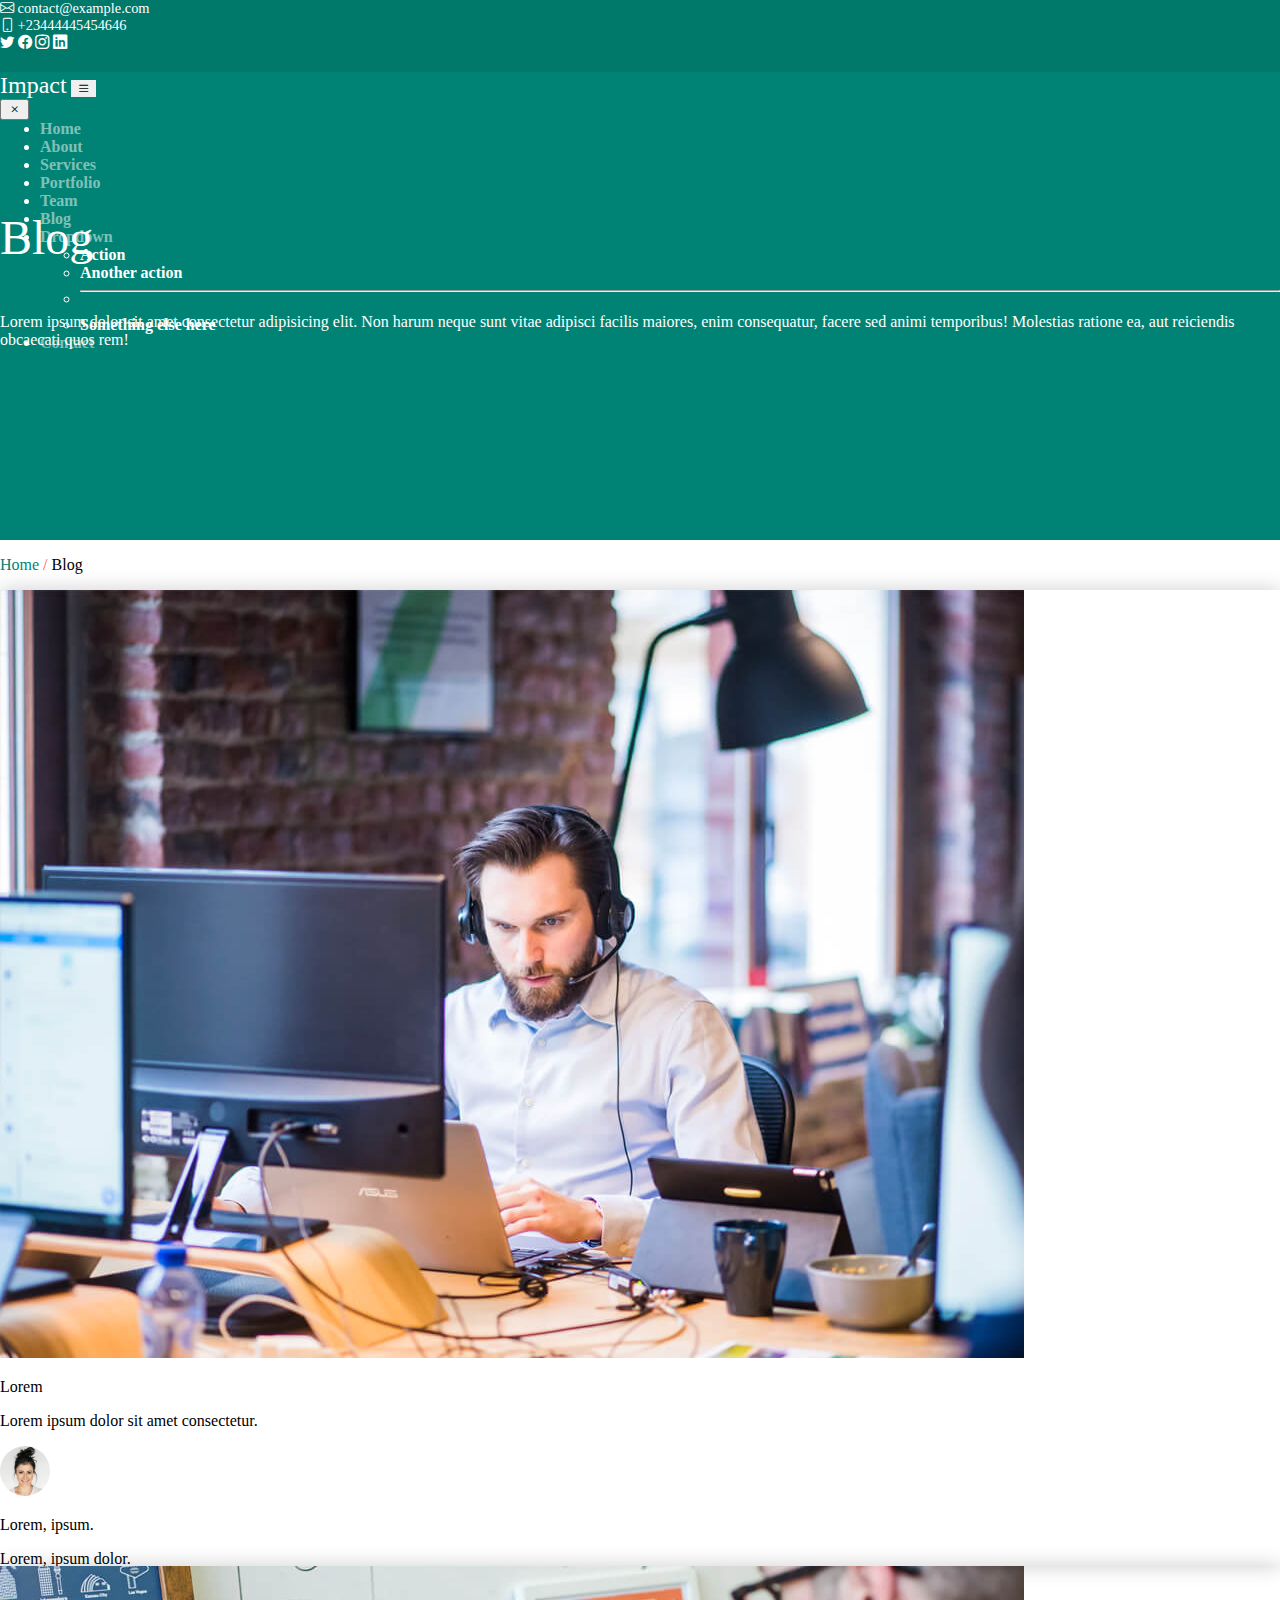
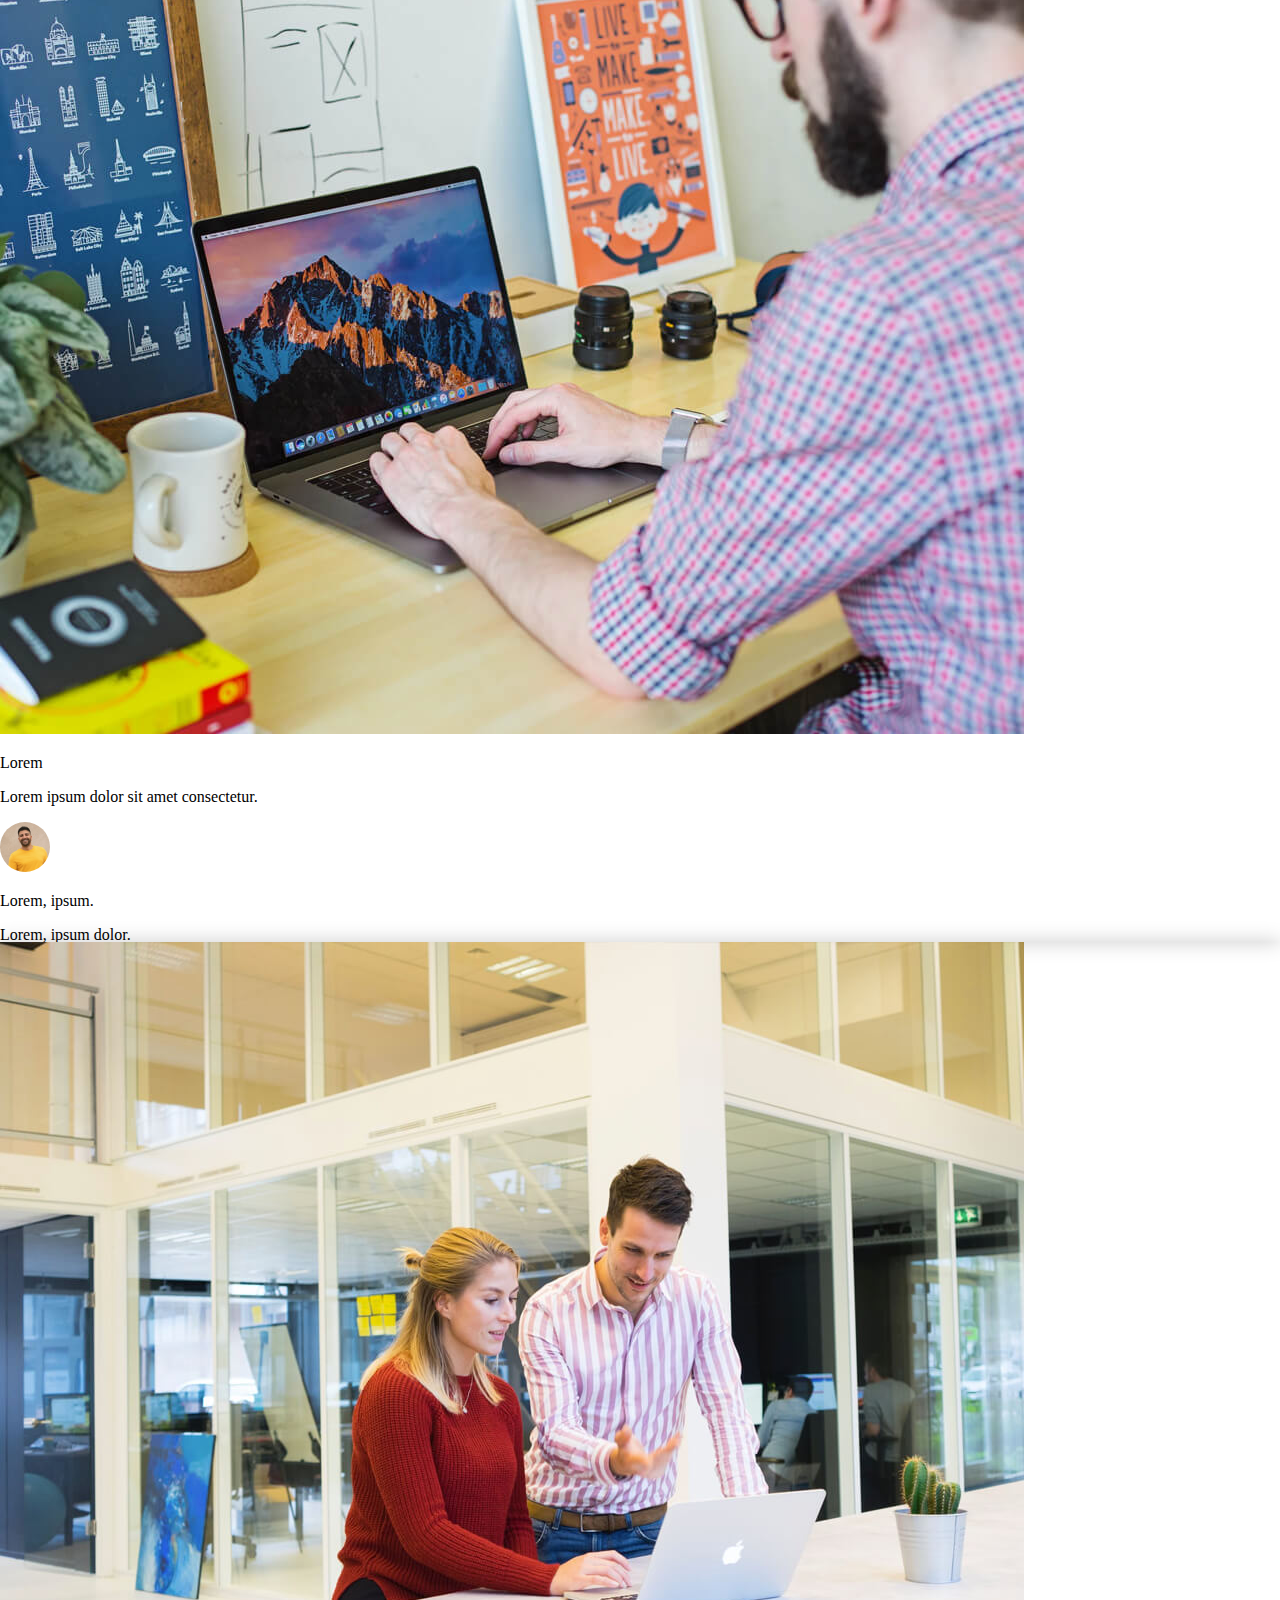
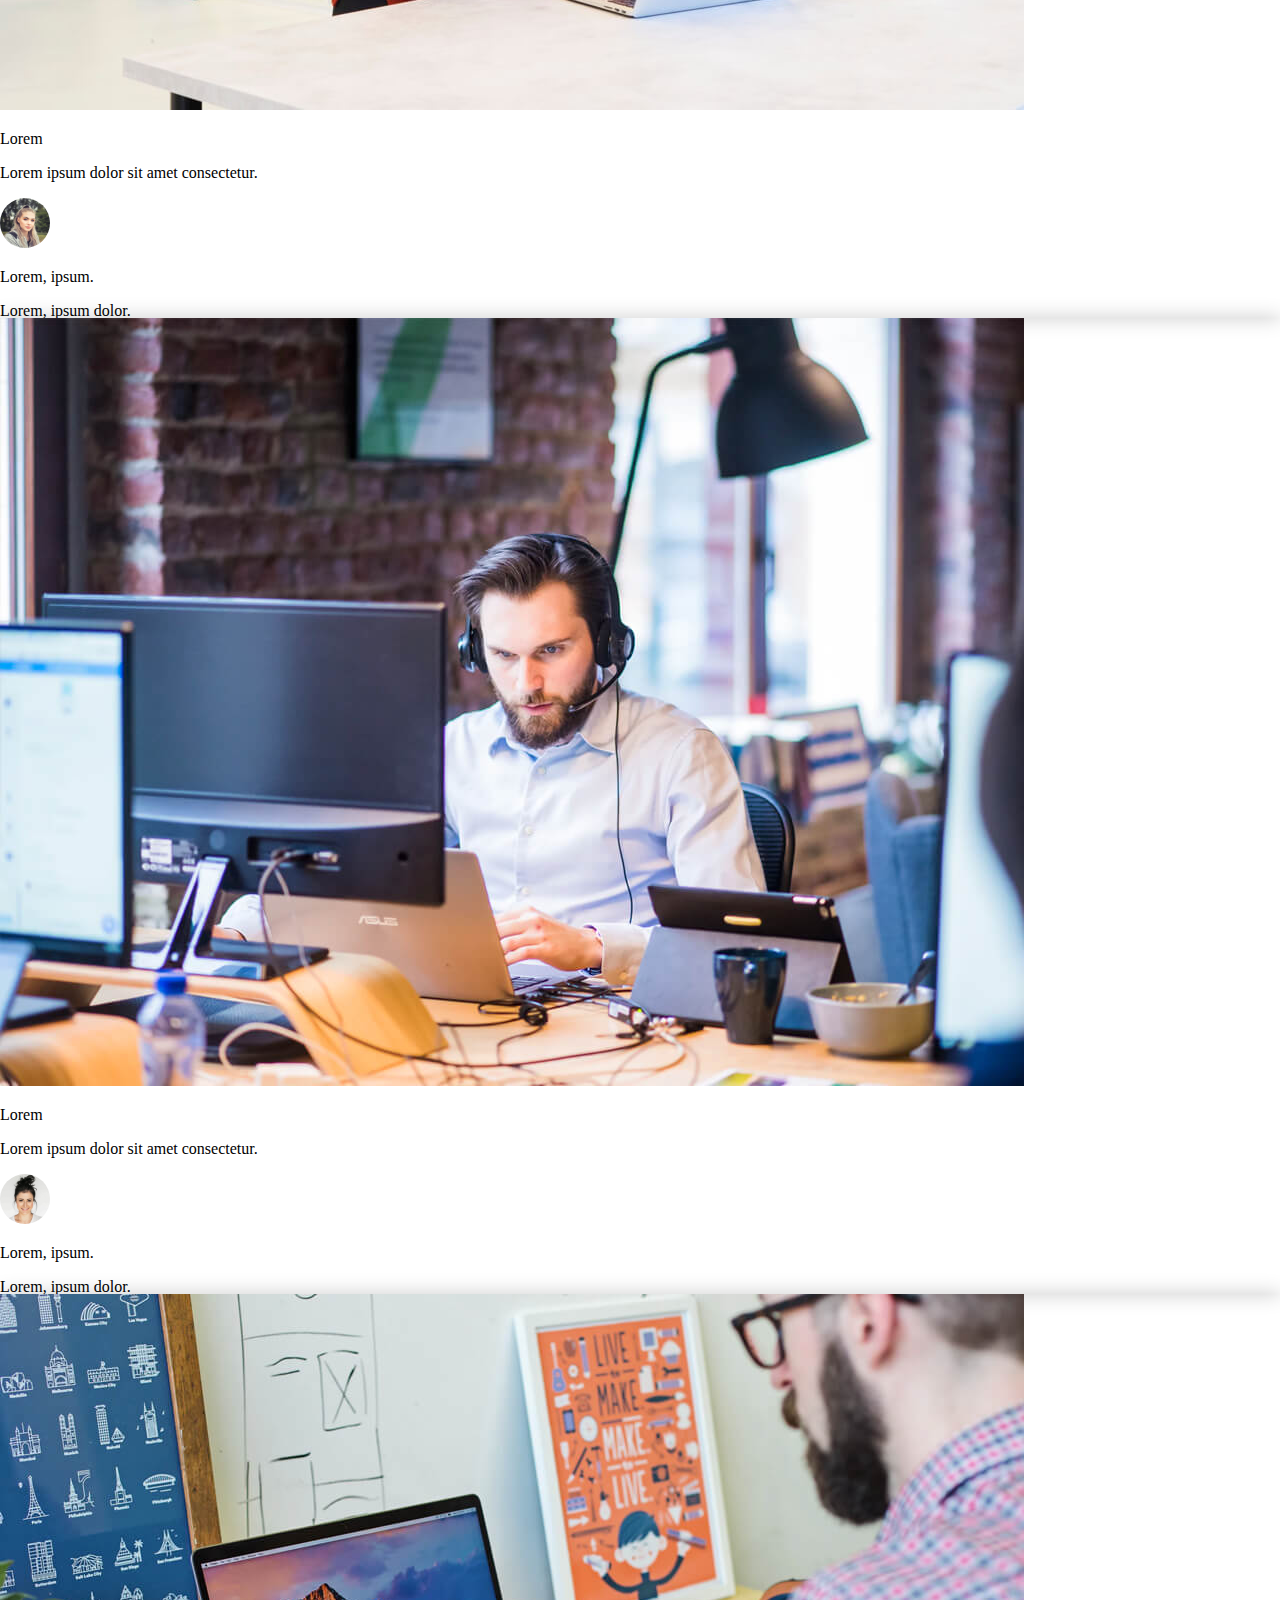
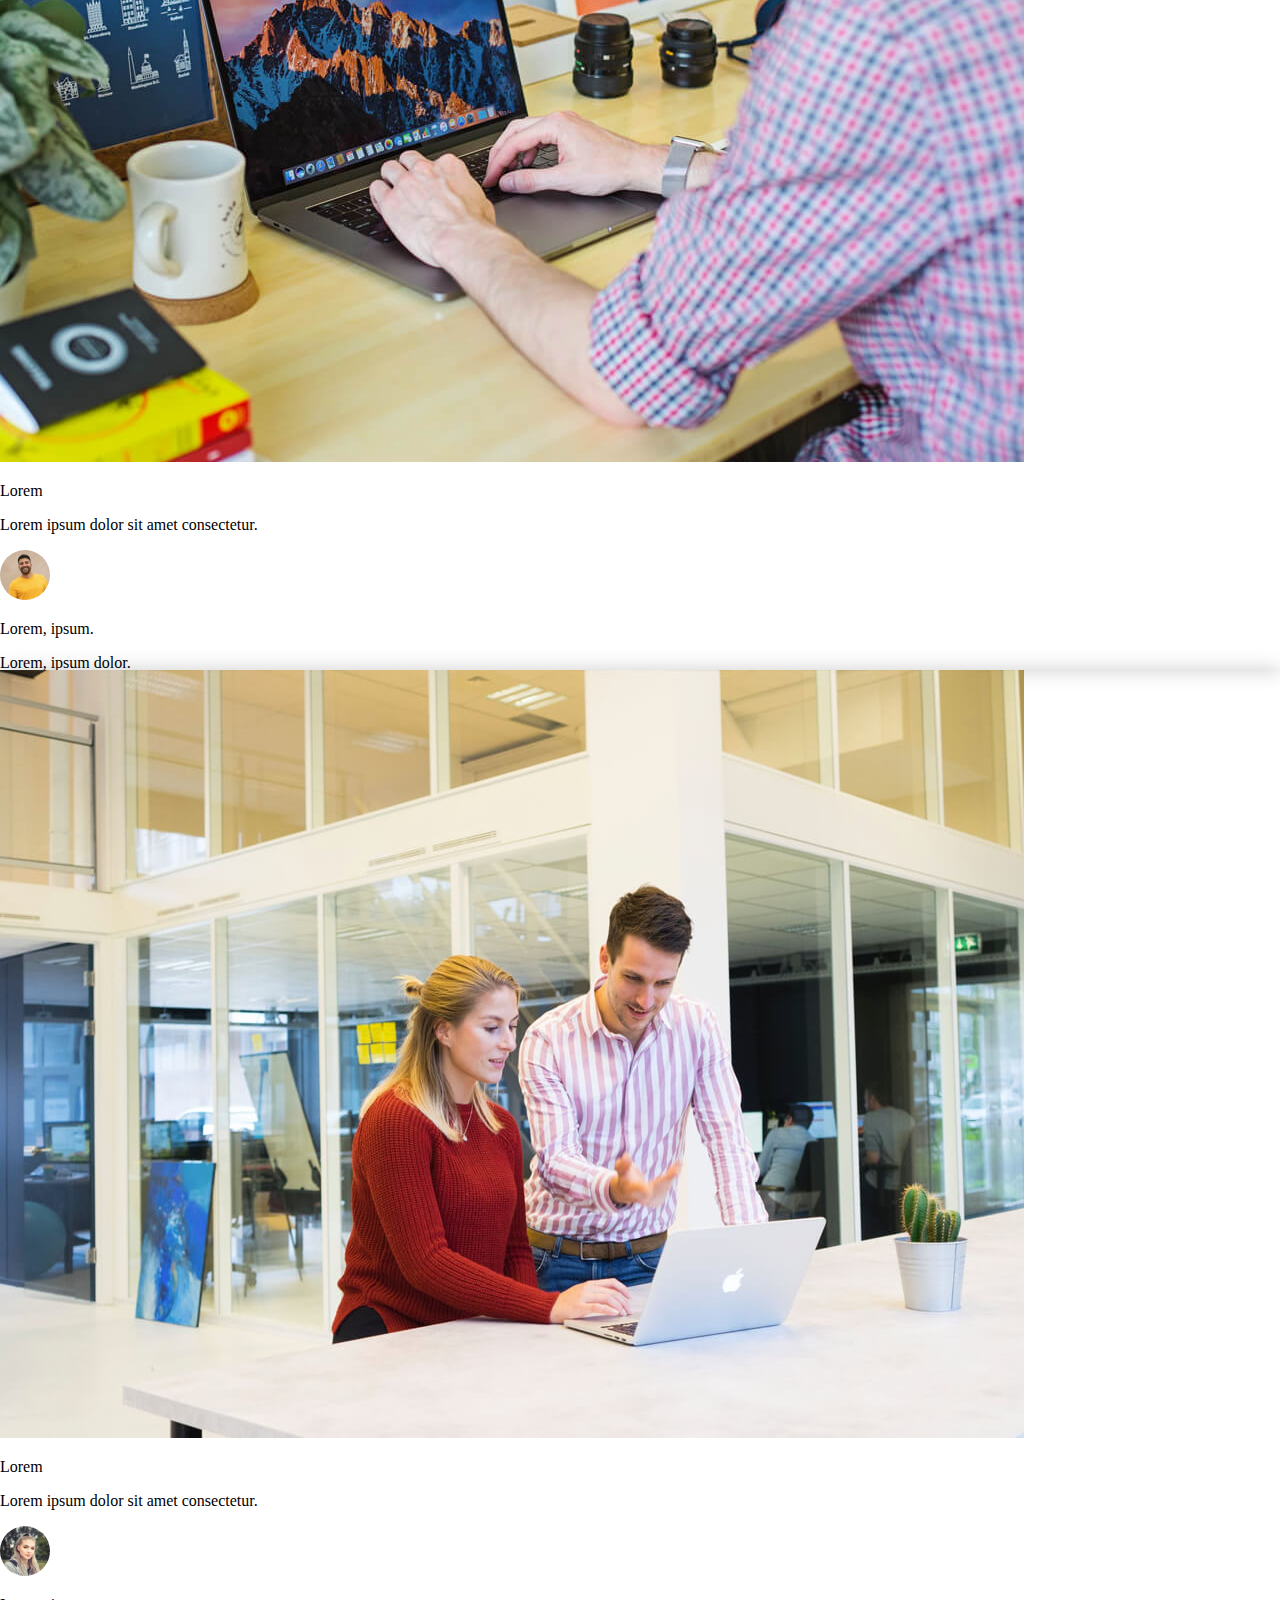
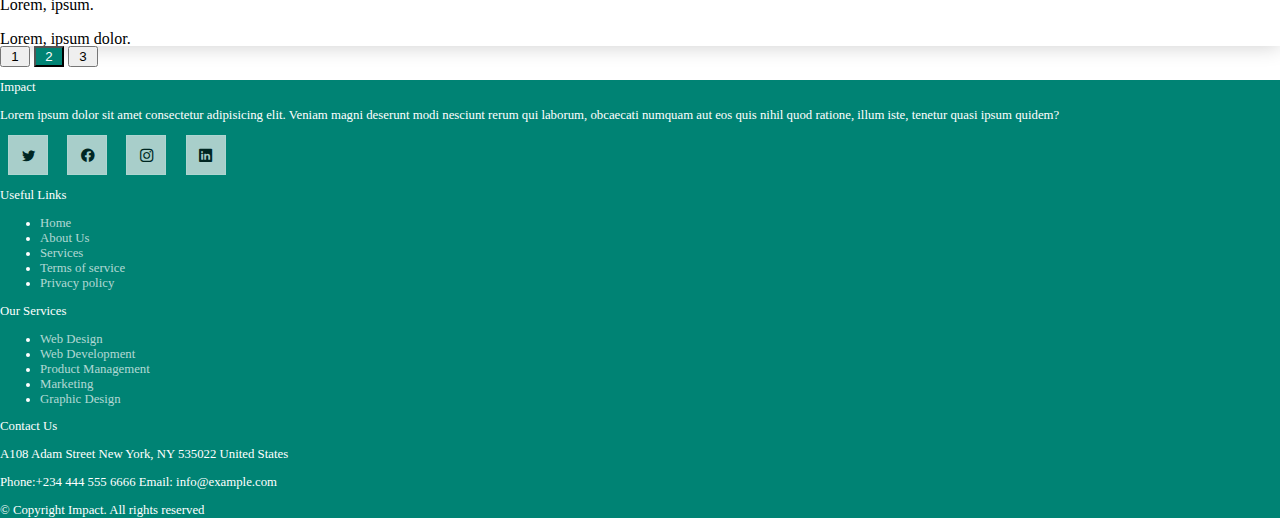
<file: blog.html>
<!DOCTYPE html>
<html lang="en">
  <head>
    <meta charset="UTF-8" />
    <meta http-equiv="X-UA-Compatible" content="IE=edge" />

    <meta name="viewport" content="width=device-width, initial-scale=1.0" />
    <title>Blog | Impact</title>
    <link
      href="https://cdn.jsdelivr.net/npm/bootstrap@5.3.0-alpha1/dist/css/bootstrap.min.css"
      rel="stylesheet"
      integrity="sha384-GLhlTQ8iRABdZLl6O3oVMWSktQOp6b7In1Zl3/Jr59b6EGGoI1aFkw7cmDA6j6gD"
      crossorigin="anonymous"
    />
    <link
      rel="stylesheet"
      href="https://cdn.jsdelivr.net/npm/bootstrap-icons@1.10.3/font/bootstrap-icons.css"
    />
    <link rel="stylesheet" href="blog.css" />
  </head>
  <body>
    <button onclick="toTheTop()" id="scroll-to-top" class="test">
      <i class="bi bi-arrow-up-short"></i>
    </button>
    <section
      id="main"
      class="h-auto d-flex position-relative flex-column bg-success"
    >
      <div class="banner w-100 py-2 text-white d-flex align-items-center">
        <div
          class="contiainer-fluid container-xl d-flex align-items-center justify-content-lg-start justify-content-center"
        >
          <div class="me-lg-auto me-0 d-flex">
            <div class="me-4">
              <i class="bi bi-envelope"></i> contact@example.com
            </div>
            <div><i class="bi bi-phone"></i> +23444445454646</div>
          </div>
          <div class="icons">
            <i class="bi bi-twitter ms-4"></i>
            <i class="bi bi-facebook ms-4"></i>
            <i class="bi bi-instagram ms-4"></i>
            <i class="bi bi-linkedin ms-4"></i>
          </div>
        </div>
      </div>
      <header
        class="d-flex bg-success justify-content-center align-items-center"
        id="header"
      >
        <nav class="navbar navbar-expand-lg container-fluid">
          <div class="container-xl container-fluid">
            <a
              class="navbar-brand logo"
              href="https://mikky-j.github.io/impact-website/"
              >Impact</a
            >
            <button
              class="navbar-toggler border-0"
              type="button"
              data-bs-toggle="offcanvas"
              data-bs-target="#offcanvasNavbar"
              aria-controls="offcanvasNavbar"
            >
              <i class="bi bi-list text-white"></i>
            </button>
            <div
              class="offcanvas offcanvas-end"
              tabindex="-1"
              id="offcanvasNavbar"
              aria-labelledby="offcanvasNavbarLabel"
            >
              <div class="offcanvas-header my-0 py-0 bg-success">
                <button
                  type="button"
                  class="ms-auto btn text-white"
                  data-bs-dismiss="offcanvas"
                  aria-label="Close"
                >
                  <i class="bi bi-x fs-2"></i>
                </button>
              </div>
              <div class="offcanvas-body bg-success">
                <ul class="navbar-nav ms-auto">
                  <li class="nav-item ps-3 position-relative">
                    <a class="nav-link" href="index.html">Home</a>
                  </li>
                  <li class="nav-item ps-3 position-relative">
                    <a class="nav-link" href="index.html#about">About</a>
                  </li>
                  <li class="nav-item ps-3 position-relative">
                    <a class="nav-link" href="index.html#services">Services</a>
                  </li>
                  <li class="nav-item ps-3 position-relative">
                    <a class="nav-link" href="index.html#portfolio">Portfolio</a>
                  </li>
                  <li class="nav-item ps-3 position-relative">
                    <a class="nav-link" href="index.html#team">Team</a>
                  </li>
                  <li class="nav-item ps-3 position-relative">
                    <a
                      class="nav-link"
                      href="#main-body"
                      >Blog</a
                    >
                  </li>
                  <li class="nav-item ps-3 position-relative dropdown">
                    <a
                      class="dropdown-toggle nav-link"
                      href="#"
                      role="button"
                      data-bs-toggle="dropdown"
                      aria-expanded="false"
                    >
                      Dropdown
                    </a>
                    <ul class="dropdown-menu">
                      <li><a class="dropdown-item" href="#">Action</a></li>
                      <li>
                        <a class="dropdown-item" href="#">Another action</a>
                      </li>
                      <li><hr class="dropdown-divider" /></li>
                      <li>
                        <a class="dropdown-item" href="#"
                          >Something else here</a
                        >
                      </li>
                    </ul>
                  </li>
                  <li class="nav-item ps-3 position-relative">
                    <a class="nav-link" href="#contact">Contact</a>
                  </li>
                </ul>
              </div>
            </div>
          </div>
        </nav>
      </header>
      <section
        class="hero pt-5 container-xl w-75 container-fluid d-flex flex-column justify-content-center align-items-center text-center"
      >
        <p class="fw-semibold text-center text-white" style="font-size: 3rem">
          Blog
        </p>
        <p class="text-center mx-5 text-white">
          Lorem ipsum dolor sit amet consectetur adipisicing elit. Non harum
          neque sunt vitae adipisci facilis maiores, enim consequatur, facere
          sed animi temporibus! Molestias ratione ea, aut reiciendis obcaecati
          quos rem!
        </p>
      </section>
    </section>
    <section id="heading" class="bg-secondary-subtle py-4">
      <p class="fw-semibold my-0 container">
        <a
          href="https://mikky-j.github.io/impact-website/"
          class="text-success pe-2"
          >Home</a
        >
        <span class="pe-2 text-secondary">/</span> Blog
      </p>
    </section>
    <section id="posts" class="container my-5">
      <div class="row row-cols-1 row-cols-lg-3 row-cols-md-2 g-4 my-4">
        <div class="col">
          <div class="card rounded-4">
            <img src="img/blog/blog-1.jpg" alt="" class="card-img-top" />
            <div class="card-body px-4 pb-5">
              <p class="card-subtitle py-2 fs-6">Lorem</p>
              <p class="card-title fs-5 py-2 fw-bold">
                <a
                  href="https://mikky-j.github.io/impact-website/blog-post.html"
                  >Lorem ipsum dolor sit amet consectetur.</a
                >
              </p>
              <div class="author d-flex">
                <img
                  src="img/blog/blog-author-2.jpg"
                  alt=""
                  class="author-pic"
                />
                <div
                  class="author-info d-flex flex-column ms-3 justify-content-between"
                >
                  <p class="author-name fs-6 fw-semibold mb-1">Lorem, ipsum.</p>
                  <p class="author-date">Lorem, ipsum dolor.</p>
                </div>
              </div>
            </div>
          </div>
        </div>
        <div class="col">
          <div class="card rounded-4">
            <img src="img/blog/blog-2.jpg" alt="" class="card-img-top" />
            <div class="card-body px-4 pb-5">
              <p class="card-subtitle py-2 fs-6">Lorem</p>
              <p class="card-title fs-5 py-2 fw-bold">
                <a
                  href="https://mikky-j.github.io/impact-website/blog-post.html"
                  >Lorem ipsum dolor sit amet consectetur.</a
                >
              </p>
              <div class="author d-flex">
                <img
                  src="img/blog/blog-author-3.jpg"
                  alt=""
                  class="author-pic"
                />
                <div
                  class="author-info d-flex flex-column ms-3 justify-content-between"
                >
                  <p class="author-name fs-6 fw-semibold mb-1">Lorem, ipsum.</p>
                  <p class="author-date">Lorem, ipsum dolor.</p>
                </div>
              </div>
            </div>
          </div>
        </div>
        <div class="col">
          <div class="card rounded-4">
            <img src="img/blog/blog-4.jpg" alt="" class="card-img-top" />
            <div class="card-body px-4 pb-5">
              <p class="card-subtitle py-2 fs-6">Lorem</p>
              <p class="card-title fs-5 py-2 fw-bold">
                <a
                  href="https://mikky-j.github.io/impact-website/blog-post.html"
                  >Lorem ipsum dolor sit amet consectetur.</a
                >
              </p>
              <div class="author d-flex">
                <img
                  src="img/blog/blog-author-4.jpg"
                  alt=""
                  class="author-pic"
                />
                <div
                  class="author-info d-flex flex-column ms-3 justify-content-between"
                >
                  <p class="author-name fs-6 fw-semibold mb-1">Lorem, ipsum.</p>
                  <p class="author-date">Lorem, ipsum dolor.</p>
                </div>
              </div>
            </div>
          </div>
        </div>
        <div class="col">
          <div class="card rounded-4">
            <img src="img/blog/blog-1.jpg" alt="" class="card-img-top" />
            <div class="card-body px-4 pb-5">
              <p class="card-subtitle py-2 fs-6">Lorem</p>
              <p class="card-title fs-5 py-2 fw-bold">
                <a
                  href="https://mikky-j.github.io/impact-website/blog-post.html"
                  >Lorem ipsum dolor sit amet consectetur.</a
                >
              </p>
              <div class="author d-flex">
                <img
                  src="img/blog/blog-author-2.jpg"
                  alt=""
                  class="author-pic"
                />
                <div
                  class="author-info d-flex flex-column ms-3 justify-content-between"
                >
                  <p class="author-name fs-6 fw-semibold mb-1">Lorem, ipsum.</p>
                  <p class="author-date">Lorem, ipsum dolor.</p>
                </div>
              </div>
            </div>
          </div>
        </div>
        <div class="col">
          <div class="card rounded-4">
            <img src="img/blog/blog-2.jpg" alt="" class="card-img-top" />
            <div class="card-body px-4 pb-5">
              <p class="card-subtitle py-2 fs-6">Lorem</p>
              <p class="card-title fs-5 py-2 fw-bold">
                <a
                  href="https://mikky-j.github.io/impact-website/blog-post.html"
                  >Lorem ipsum dolor sit amet consectetur.</a
                >
              </p>
              <div class="author d-flex">
                <img
                  src="img/blog/blog-author-3.jpg"
                  alt=""
                  class="author-pic"
                />
                <div
                  class="author-info d-flex flex-column ms-3 justify-content-between"
                >
                  <p class="author-name fs-6 fw-semibold mb-1">Lorem, ipsum.</p>
                  <p class="author-date">Lorem, ipsum dolor.</p>
                </div>
              </div>
            </div>
          </div>
        </div>
        <div class="col">
          <div class="card rounded-4">
            <img src="img/blog/blog-4.jpg" alt="" class="card-img-top" />
            <div class="card-body px-4 pb-5">
              <p class="card-subtitle py-2 fs-6">Lorem</p>
              <p class="card-title fs-5 py-2 fw-bold">
                <a
                  href="https://mikky-j.github.io/impact-website/blog-post.html"
                  >Lorem ipsum dolor sit amet consectetur.</a
                >
              </p>
              <div class="author d-flex">
                <img
                  src="img/blog/blog-author-4.jpg"
                  alt=""
                  class="author-pic"
                />
                <div
                  class="author-info d-flex flex-column ms-3 justify-content-between"
                >
                  <p class="author-name fs-6 fw-semibold mb-1">Lorem, ipsum.</p>
                  <p class="author-date">Lorem, ipsum dolor.</p>
                </div>
              </div>
            </div>
          </div>
        </div>
      </div>
      <div class="w-100 d-flex align-items-center justify-content-center">
        <button class="btn mx-2">1</button>
        <button class="btn bg-success mx-2">2</button>
        <button class="btn mx-2">3</button>
      </div>
    </section>
    <section id="footer" class="bg-success text-white py-5">
      <div class="container">
        <div class="container row my-3 d-flex flex-column flex-lg-row">
          <div class="left-box container col-lg-4 col-12">
            <p class="fs-2 fw-semibold mb-0">Impact</p>
            <p class="mb-0">
              Lorem ipsum dolor sit amet consectetur adipisicing elit. Veniam
              magni deserunt modi nesciunt rerum qui laborum, obcaecati numquam
              aut eos quis nihil quod ratione, illum iste, tenetur quasi ipsum
              quidem?
            </p>
            <div class="d-flex button-row align-items-center my-3">
              <button class="text-white bg-transparent rounded-circle">
                <i class="bi bi-twitter"></i>
              </button>
              <button class="text-white bg-transparent rounded-circle">
                <i class="bi bi-facebook"></i>
              </button>
              <button class="text-white bg-transparent rounded-circle">
                <i class="bi bi-instagram"></i>
              </button>
              <button class="text-white bg-transparent rounded-circle">
                <i class="bi bi-linkedin"></i>
              </button>
            </div>
          </div>
          <div
            class="right-box container col-lg-8 col-12 row row-cols-2 row-cols-lg-3 justify-content-md-start justify-content-center"
          >
            <div class="col">
              <p class="fw-bold mb-1 fs-6">Useful Links</p>
              <ul class="list-unstyled">
                <li class="fw-medium py-2"><a href="">Home</a></li>
                <li class="fw-medium py-2"><a href="">About Us</a></li>
                <li class="fw-medium py-2"><a href="">Services</a></li>
                <li class="fw-medium py-2">
                  <a href="">Terms of service</a>
                </li>
                <li class="fw-medium py-2"><a href="">Privacy policy</a></li>
              </ul>
            </div>
            <div class="col">
              <p class="fw-bold mb-1 fs-6">Our Services</p>
              <ul class="list-unstyled">
                <li class="fw-medium py-2"><a href="">Web Design</a></li>
                <li class="fw-medium py-2"><a href="">Web Development</a></li>
                <li class="fw-medium py-2">
                  <a href="">Product Management</a>
                </li>
                <li class="fw-medium py-2">
                  <a href="">Marketing</a>
                </li>
                <li class="fw-medium py-2"><a href="">Graphic Design</a></li>
              </ul>
            </div>
            <div class="col text-md-start text-center my-2 my-lg-0 fw-medium">
              <p class="fw-bold mb-1 fs-6">Contact Us</p>
              <p class="my-3">
                <span class="my-2 d-block">A108 Adam Street</span>
                <span class="my-2 d-block">New York, NY 535022</span>
                <span class="my-2 d-block">United States</span>
              </p>
              <p class="my-4">
                <span class="my-2 d-block"
                  ><span class="fw-bold">Phone:</span>+234 444 555 6666</span
                >
                <span class="my-2 d-block"
                  ><span class="fw-bold">Email: </span>info@example.com</span
                >
              </p>
            </div>
          </div>
        </div>
        <div
          class="container d-flex justify-content-center align-items-center flex-column"
        >
          <p>
            &copy; Copyright <span class="fw-bold">Impact.</span> All rights
            reserved
          </p>
        </div>
      </div>
    </section>
  </body>
  <script
    src="https://cdn.jsdelivr.net/npm/bootstrap@5.3.0-alpha1/dist/js/bootstrap.bundle.min.js"
    integrity="sha384-w76AqPfDkMBDXo30jS1Sgez6pr3x5MlQ1ZAGC+nuZB+EYdgRZgiwxhTBTkF7CXvN"
    crossorigin="anonymous"
  ></script>
  <script src="script.js"></script>
</html>
</file>
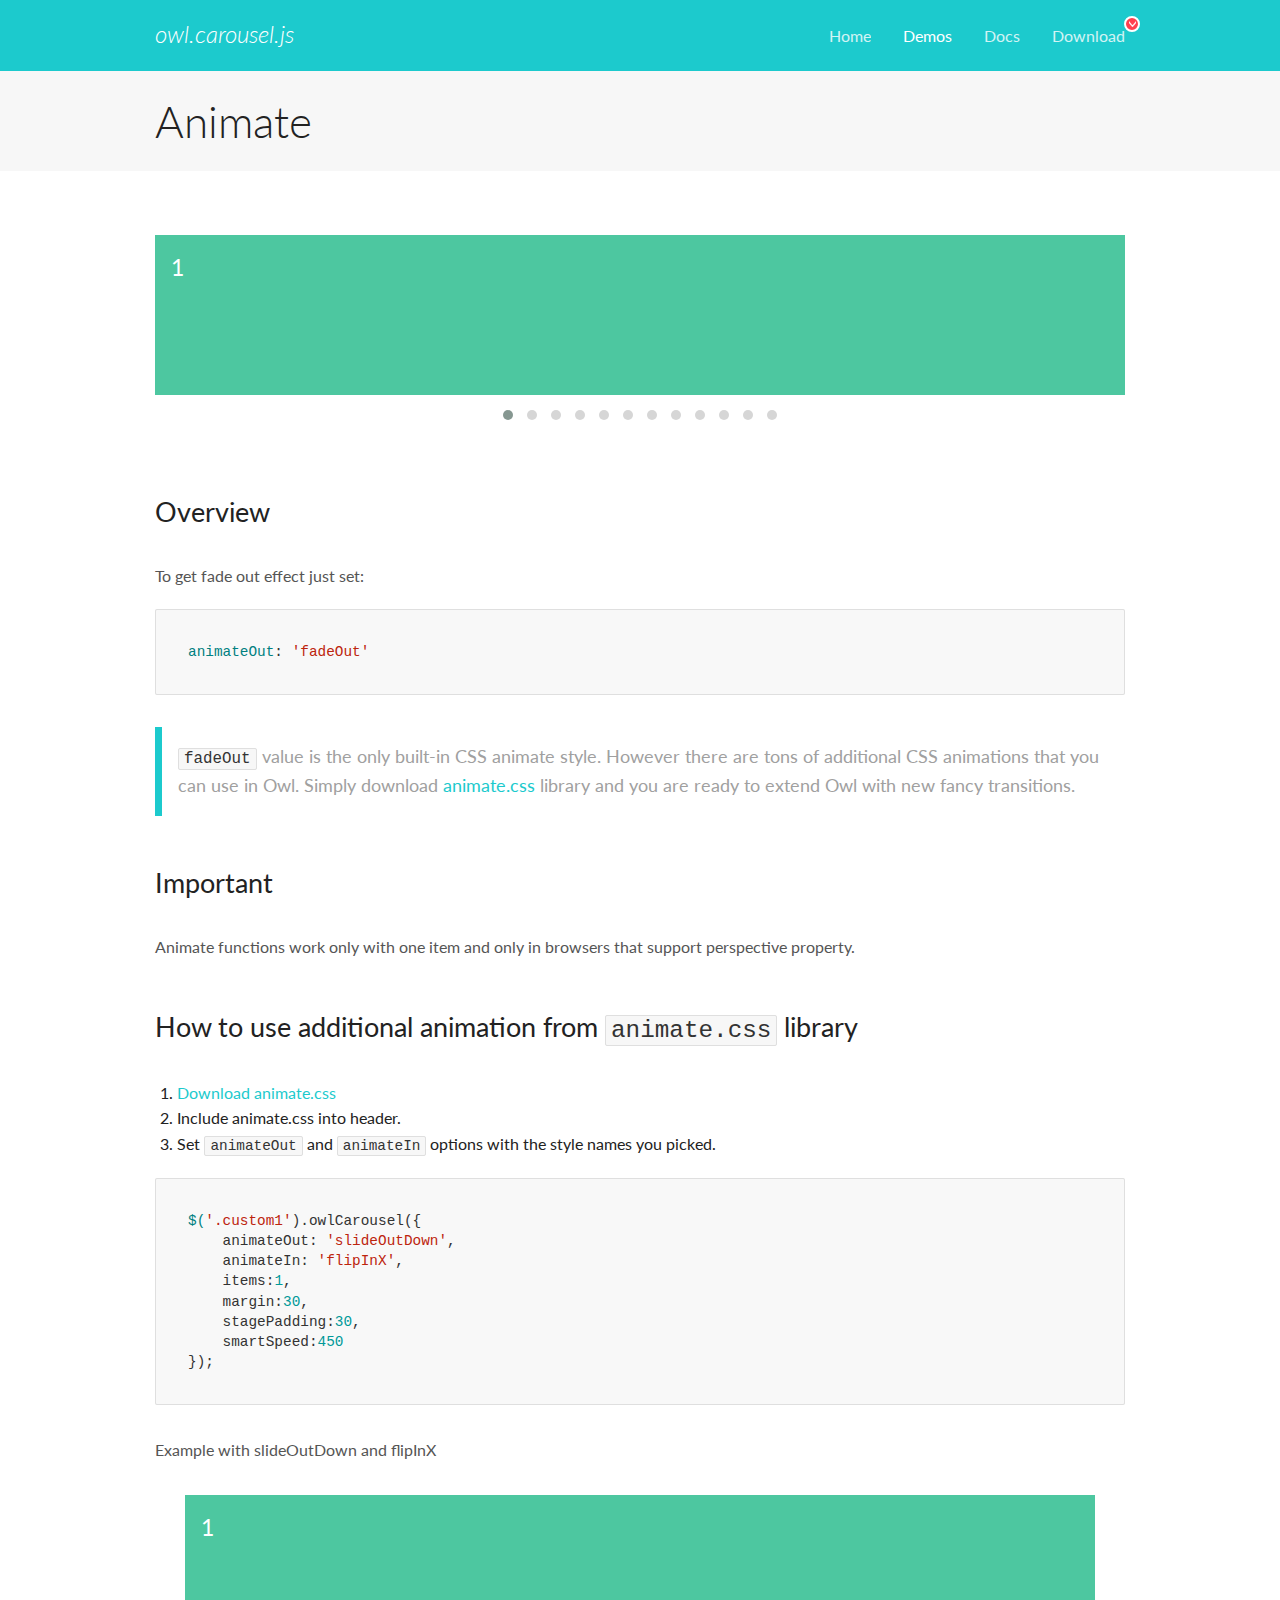
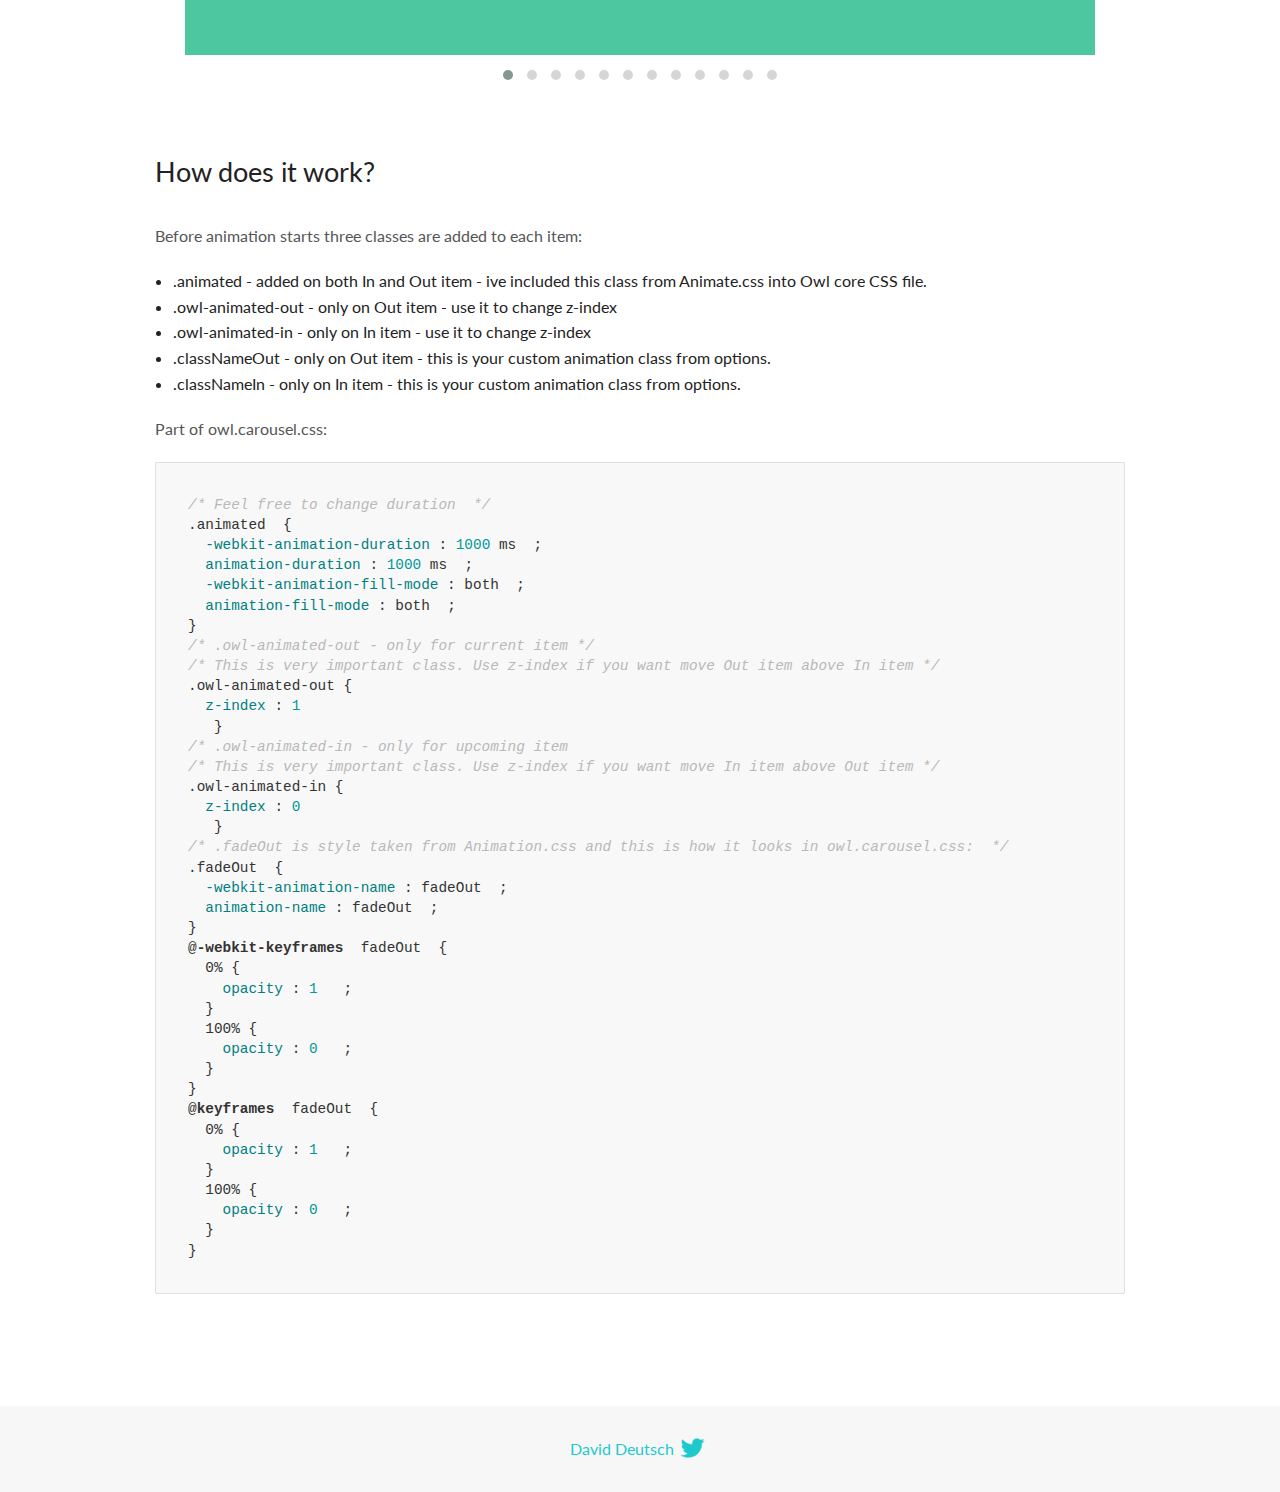
<file: OwlCarousel2-2.3.4/docs/demos/animate.html>
<!DOCTYPE html>
<html lang="en">
  <head>

    <!-- head -->
    <meta charset="utf-8">
    <meta name="msapplication-tap-highlight" content="no" />
    <meta name="viewport" content="width=device-width, initial-scale=1.0" />
    <meta name="description" content="Animate carousel">
    <meta name="author" content="David Deutsch">
    <title>
      Animate Demo | Owl Carousel | 2.3.4
    </title>

    <!-- Stylesheets -->
    <link href='https://fonts.googleapis.com/css?family=Lato:300,400,700,400italic,300italic' rel='stylesheet' type='text/css'>
    <link rel="stylesheet" href="../assets/css/docs.theme.min.css">

    <!-- Owl Stylesheets -->
    <link rel="stylesheet" href="../assets/owlcarousel/assets/owl.carousel.min.css">
    <link rel="stylesheet" href="../assets/owlcarousel/assets/owl.theme.default.min.css">

    <!-- HTML5 shim and Respond.js IE8 support of HTML5 elements and media queries -->

    <!--[if lt IE 9]>
      <script src="https://oss.maxcdn.com/libs/html5shiv/3.7.0/html5shiv.js"></script>
      <script src="https://oss.maxcdn.com/libs/respond.js/1.3.0/respond.min.js"></script>
    <![endif]-->

    <!-- Favicons -->
    <link rel="apple-touch-icon-precomposed" sizes="144x144" href="../assets/ico/apple-touch-icon-144-precomposed.png">
    <link rel="shortcut icon" href="../assets/ico/favicon.png">
    <link rel="shortcut icon" href="favicon.ico">

    <!-- Yeah i know js should not be in header. Its required for demos.-->

    <!-- javascript -->
    <script src="../assets/vendors/jquery.min.js"></script>
    <script src="../assets/owlcarousel/owl.carousel.js"></script>
  </head>
  <body>

    <!-- header -->
    <header class="header">
      <div class="row">
        <div class="large-12 columns">
          <div class="brand left">
            <h3>
              <a href="/OwlCarousel2/">owl.carousel.js</a> 
            </h3>
          </div>
          <a id="toggle-nav" class="right">
            <span></span> <span></span> <span></span> 
          </a> 
          <div class="nav-bar">
            <ul class="clearfix">
              <li> <a href="/OwlCarousel2/index.html">Home</a>  </li>
              <li class="active">
                <a href="/OwlCarousel2/demos/demos.html">Demos</a> 
              </li>
              <li> <a href="/OwlCarousel2/docs/started-welcome.html">Docs</a>  </li>
              <li>
                <a href="https://github.com/OwlCarousel2/OwlCarousel2/archive/2.3.4.zip">Download</a> 
                <span class="download"></span> 
              </li>
            </ul>
          </div>
        </div>
      </div>
    </header>

    <!-- title -->
    <section class="title">
      <div class="row">
        <div class="large-12 columns">
          <h1>Animate</h1>
        </div>
      </div>
    </section>

    <!--  Demos -->
    <section id="demos">
      <div class="row">
        <div class="large-12 columns">
          <div class="fadeOut owl-carousel owl-theme">
            <div class="item">
              <h4>1</h4>
            </div>
            <div class="item">
              <h4>2</h4>
            </div>
            <div class="item">
              <h4>3</h4>
            </div>
            <div class="item">
              <h4>4</h4>
            </div>
            <div class="item">
              <h4>5</h4>
            </div>
            <div class="item">
              <h4>6</h4>
            </div>
            <div class="item">
              <h4>7</h4>
            </div>
            <div class="item">
              <h4>8</h4>
            </div>
            <div class="item">
              <h4>9</h4>
            </div>
            <div class="item">
              <h4>10</h4>
            </div>
            <div class="item">
              <h4>11</h4>
            </div>
            <div class="item">
              <h4>12</h4>
            </div>
          </div>
          <h3 id="overview">Overview</h3>
          <p>To get fade out effect just set:</p>
          <pre><code>animateOut: &#39;fadeOut&#39;</code></pre>
          <blockquote>
            <p><code>fadeOut</code> value is the only built-in CSS animate style. However there are tons of additional CSS animations that you can use in Owl. Simply download
              <a href="https://daneden.github.io/animate.css/">animate.css</a>  library and you are ready to extend Owl with new fancy transitions.</p>
          </blockquote>
          <h3 id="important">Important</h3>
          <p>Animate functions work only with one item and only in browsers that support perspective property.</p>
          <h3 id="how-to-use-additional-animation-from-animate-css-library">How to use additional animation from <code>animate.css</code> library</h3>
          <ol>
            <li> <a href="https://daneden.github.io/animate.css/">Download animate.css</a>  </li>
            <li>Include animate.css into header.</li>
            <li>Set <code>animateOut</code> and <code>animateIn</code> options with the style names you picked.</li>
          </ol>
          <pre><code>$(&#39;.custom1&#39;).owlCarousel({
    animateOut: &#39;slideOutDown&#39;,
    animateIn: &#39;flipInX&#39;,
    items:1,
    margin:30,
    stagePadding:30,
    smartSpeed:450
});</code></pre>
          <p>Example with slideOutDown and flipInX</p>
          <div class="custom1 owl-carousel owl-theme">
            <div class="item">
              <h4>1</h4>
            </div>
            <div class="item">
              <h4>2</h4>
            </div>
            <div class="item">
              <h4>3</h4>
            </div>
            <div class="item">
              <h4>4</h4>
            </div>
            <div class="item">
              <h4>5</h4>
            </div>
            <div class="item">
              <h4>6</h4>
            </div>
            <div class="item">
              <h4>7</h4>
            </div>
            <div class="item">
              <h4>8</h4>
            </div>
            <div class="item">
              <h4>9</h4>
            </div>
            <div class="item">
              <h4>10</h4>
            </div>
            <div class="item">
              <h4>11</h4>
            </div>
            <div class="item">
              <h4>12</h4>
            </div>
          </div>
          <h3 id="how-does-it-work-">How does it work?</h3>
          <p>Before animation starts three classes are added to each item:</p>
          <ul>
            <li>.animated - added on both In and Out item - ive included this class from Animate.css into Owl core CSS file.</li>
            <li>.owl-animated-out - only on Out item - use it to change z-index</li>
            <li>.owl-animated-in - only on In item - use it to change z-index</li>
            <li>.classNameOut - only on Out item - this is your custom animation class from options.</li>
            <li>.classNameIn - only on In item - this is your custom animation class from options.</li>
          </ul>
          <p>Part of owl.carousel.css:</p>
          <pre><code class="language-css"><span class="comment">/* Feel free to change duration  */</span> 
<span class="class">.animated</span>  <span class="rules">{
  <span class="rule"><span class="attribute">-webkit-animation-duration</span> :<span class="value"> <span class="number">1000</span> ms</span> </span> ;
  <span class="rule"><span class="attribute">animation-duration</span> :<span class="value"> <span class="number">1000</span> ms</span> </span> ;
  <span class="rule"><span class="attribute">-webkit-animation-fill-mode</span> :<span class="value"> both</span> </span> ;
  <span class="rule"><span class="attribute">animation-fill-mode</span> :<span class="value"> both</span> </span> ;
<span class="rule">}</span> </span> 
<span class="comment">/* .owl-animated-out - only for current item */</span> 
<span class="comment">/* This is very important class. Use z-index if you want move Out item above In item */</span> 
<span class="class">.owl-animated-out</span> <span class="rules">{
  <span class="rule"><span class="attribute">z-index</span> :<span class="value"> <span class="number">1</span> 
</span> </span> </span> }
<span class="comment">/* .owl-animated-in - only for upcoming item
/* This is very important class. Use z-index if you want move In item above Out item */</span> 
<span class="class">.owl-animated-in</span> <span class="rules">{
  <span class="rule"><span class="attribute">z-index</span> :<span class="value"> <span class="number">0</span> 
</span> </span> </span> }
<span class="comment">/* .fadeOut is style taken from Animation.css and this is how it looks in owl.carousel.css:  */</span> 
<span class="class">.fadeOut</span>  <span class="rules">{
  <span class="rule"><span class="attribute">-webkit-animation-name</span> :<span class="value"> fadeOut</span> </span> ;
  <span class="rule"><span class="attribute">animation-name</span> :<span class="value"> fadeOut</span> </span> ;
<span class="rule">}</span> </span> 
<span class="at_rule">@<span class="keyword">-webkit-keyframes</span>  fadeOut </span> {
  0% <span class="rules">{
    <span class="rule"><span class="attribute">opacity</span> :<span class="value"> <span class="number">1</span> </span> </span> ;
  <span class="rule">}</span> </span> 
  100% <span class="rules">{
    <span class="rule"><span class="attribute">opacity</span> :<span class="value"> <span class="number">0</span> </span> </span> ;
  <span class="rule">}</span> </span> 
}
<span class="at_rule">@<span class="keyword">keyframes</span>  fadeOut </span> {
  0% <span class="rules">{
    <span class="rule"><span class="attribute">opacity</span> :<span class="value"> <span class="number">1</span> </span> </span> ;
  <span class="rule">}</span> </span> 
  100% <span class="rules">{
    <span class="rule"><span class="attribute">opacity</span> :<span class="value"> <span class="number">0</span> </span> </span> ;
  <span class="rule">}</span> </span> 
}</code></pre>
          <link rel="stylesheet" href="../assets/css/animate.css">
          <script>
            jQuery(document).ready(function($) {
              $('.fadeOut').owlCarousel({
                items: 1,
                animateOut: 'fadeOut',
                loop: true,
                margin: 10,
              });
              $('.custom1').owlCarousel({
                animateOut: 'slideOutDown',
                animateIn: 'flipInX',
                items: 1,
                margin: 30,
                stagePadding: 30,
                smartSpeed: 450
              });
            });
          </script>
        </div>
      </div>
    </section>

    <!-- footer -->
    <footer class="footer">
      <div class="row">
        <div class="large-12 columns">
          <h5>
            <a href="/OwlCarousel2/docs/support-contact.html">David Deutsch</a> 
            <a id="custom-tweet-button" href="https://twitter.com/share?url=https://github.com/OwlCarousel2/OwlCarousel2&text=Owl Carousel - This is so awesome! " target="_blank"></a> 
          </h5>
        </div>
      </div>
    </footer>

    <!-- vendors -->
    <script src="../assets/vendors/highlight.js"></script>
    <script src="../assets/js/app.js"></script>
  </body>
</html>
</file>
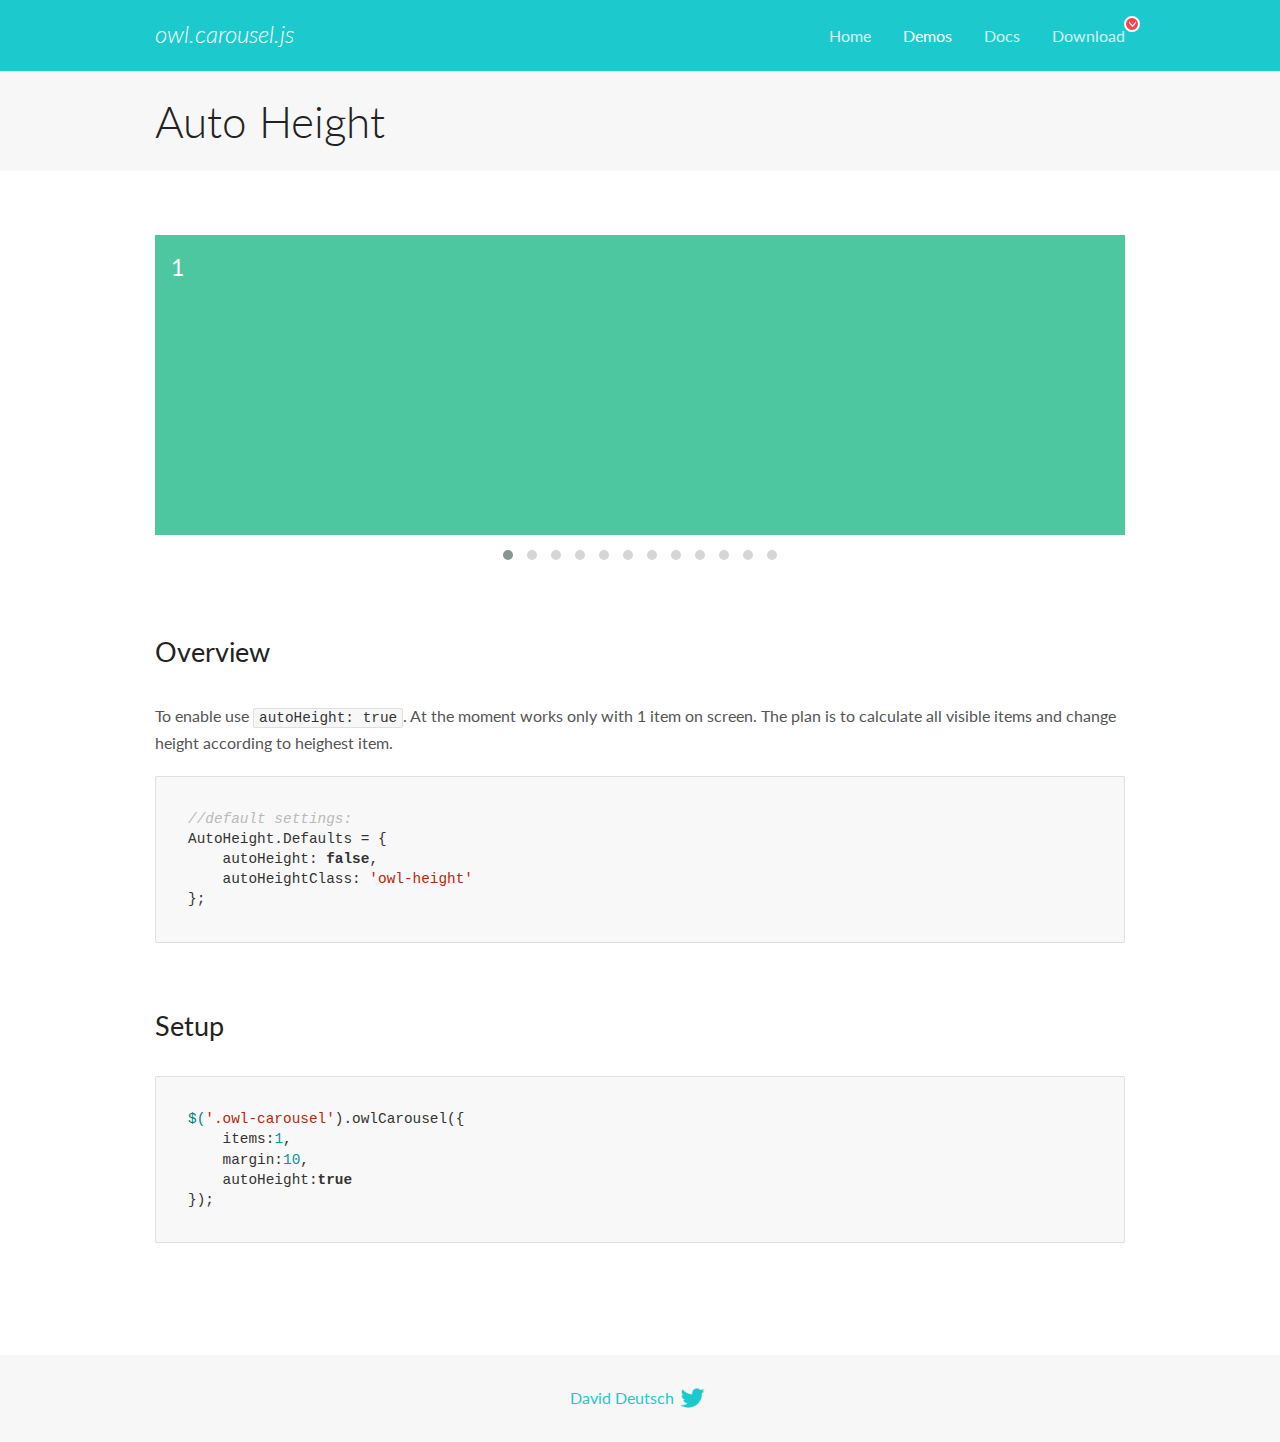
<file: OwlCarousel2-2.3.4/docs/demos/autoheight.html>
<!DOCTYPE html>
<html lang="en">
  <head>

    <!-- head -->
    <meta charset="utf-8">
    <meta name="msapplication-tap-highlight" content="no" />
    <meta name="viewport" content="width=device-width, initial-scale=1.0" />
    <meta name="description" content="autoHeight usage demo">
    <meta name="author" content="David Deutsch">
    <title>
      Auto Height Demo | Owl Carousel | 2.3.4
    </title>

    <!-- Stylesheets -->
    <link href='https://fonts.googleapis.com/css?family=Lato:300,400,700,400italic,300italic' rel='stylesheet' type='text/css'>
    <link rel="stylesheet" href="../assets/css/docs.theme.min.css">

    <!-- Owl Stylesheets -->
    <link rel="stylesheet" href="../assets/owlcarousel/assets/owl.carousel.min.css">
    <link rel="stylesheet" href="../assets/owlcarousel/assets/owl.theme.default.min.css">

    <!-- HTML5 shim and Respond.js IE8 support of HTML5 elements and media queries -->

    <!--[if lt IE 9]>
      <script src="https://oss.maxcdn.com/libs/html5shiv/3.7.0/html5shiv.js"></script>
      <script src="https://oss.maxcdn.com/libs/respond.js/1.3.0/respond.min.js"></script>
    <![endif]-->

    <!-- Favicons -->
    <link rel="apple-touch-icon-precomposed" sizes="144x144" href="../assets/ico/apple-touch-icon-144-precomposed.png">
    <link rel="shortcut icon" href="../assets/ico/favicon.png">
    <link rel="shortcut icon" href="favicon.ico">

    <!-- Yeah i know js should not be in header. Its required for demos.-->

    <!-- javascript -->
    <script src="../assets/vendors/jquery.min.js"></script>
    <script src="../assets/owlcarousel/owl.carousel.js"></script>
  </head>
  <body>

    <!-- header -->
    <header class="header">
      <div class="row">
        <div class="large-12 columns">
          <div class="brand left">
            <h3>
              <a href="/OwlCarousel2/">owl.carousel.js</a> 
            </h3>
          </div>
          <a id="toggle-nav" class="right">
            <span></span> <span></span> <span></span> 
          </a> 
          <div class="nav-bar">
            <ul class="clearfix">
              <li> <a href="/OwlCarousel2/index.html">Home</a>  </li>
              <li class="active">
                <a href="/OwlCarousel2/demos/demos.html">Demos</a> 
              </li>
              <li> <a href="/OwlCarousel2/docs/started-welcome.html">Docs</a>  </li>
              <li>
                <a href="https://github.com/OwlCarousel2/OwlCarousel2/archive/2.3.4.zip">Download</a> 
                <span class="download"></span> 
              </li>
            </ul>
          </div>
        </div>
      </div>
    </header>

    <!-- title -->
    <section class="title">
      <div class="row">
        <div class="large-12 columns">
          <h1>Auto Height</h1>
        </div>
      </div>
    </section>

    <!--  Demos -->
    <section id="demos">
      <div class="row">
        <div class="large-12 columns">
          <div class="owl-carousel owl-theme">
            <div class="item" style="height:300px">
              <h4>1</h4>
            </div>
            <div class="item" style="height:100px">
              <h4>2</h4>
            </div>
            <div class="item" style="height:500px">
              <h4>3</h4>
            </div>
            <div class="item" style="height:250px">
              <h4>4</h4>
            </div>
            <div class="item" style="height:400px">
              <h4>5</h4>
            </div>
            <div class="item" style="height:500px">
              <h4>6</h4>
            </div>
            <div class="item" style="height:600px">
              <h4>7</h4>
            </div>
            <div class="item" style="height:400px">
              <h4>8</h4>
            </div>
            <div class="item" style="height:300px">
              <h4>9</h4>
            </div>
            <div class="item" style="height:350px">
              <h4>10</h4>
            </div>
            <div class="item" style="height:200px">
              <h4>11</h4>
            </div>
            <div class="item" style="height:150px">
              <h4>12</h4>
            </div>
          </div>
          <h3 id="overview">Overview</h3>
          <p>To enable use <code>autoHeight: true</code>. At the moment works only with 1 item on screen. The plan is to calculate all visible items and change height according to heighest item.</p>
          <pre><code>//default settings:
AutoHeight.Defaults = {
    autoHeight: false,
    autoHeightClass: &#39;owl-height&#39;
};</code></pre>
          <h3 id="setup">Setup</h3>
          <pre><code>$(&#39;.owl-carousel&#39;).owlCarousel({
    items:1,
    margin:10,
    autoHeight:true
});</code></pre>
          <script>
            $(document).ready(function() {
              $('.owl-carousel').owlCarousel({
                items: 1,
                margin: 10,
                autoHeight: true
              });
            })
          </script>
        </div>
      </div>
    </section>

    <!-- footer -->
    <footer class="footer">
      <div class="row">
        <div class="large-12 columns">
          <h5>
            <a href="/OwlCarousel2/docs/support-contact.html">David Deutsch</a> 
            <a id="custom-tweet-button" href="https://twitter.com/share?url=https://github.com/OwlCarousel2/OwlCarousel2&text=Owl Carousel - This is so awesome! " target="_blank"></a> 
          </h5>
        </div>
      </div>
    </footer>

    <!-- vendors -->
    <script src="../assets/vendors/highlight.js"></script>
    <script src="../assets/js/app.js"></script>
  </body>
</html>
</file>
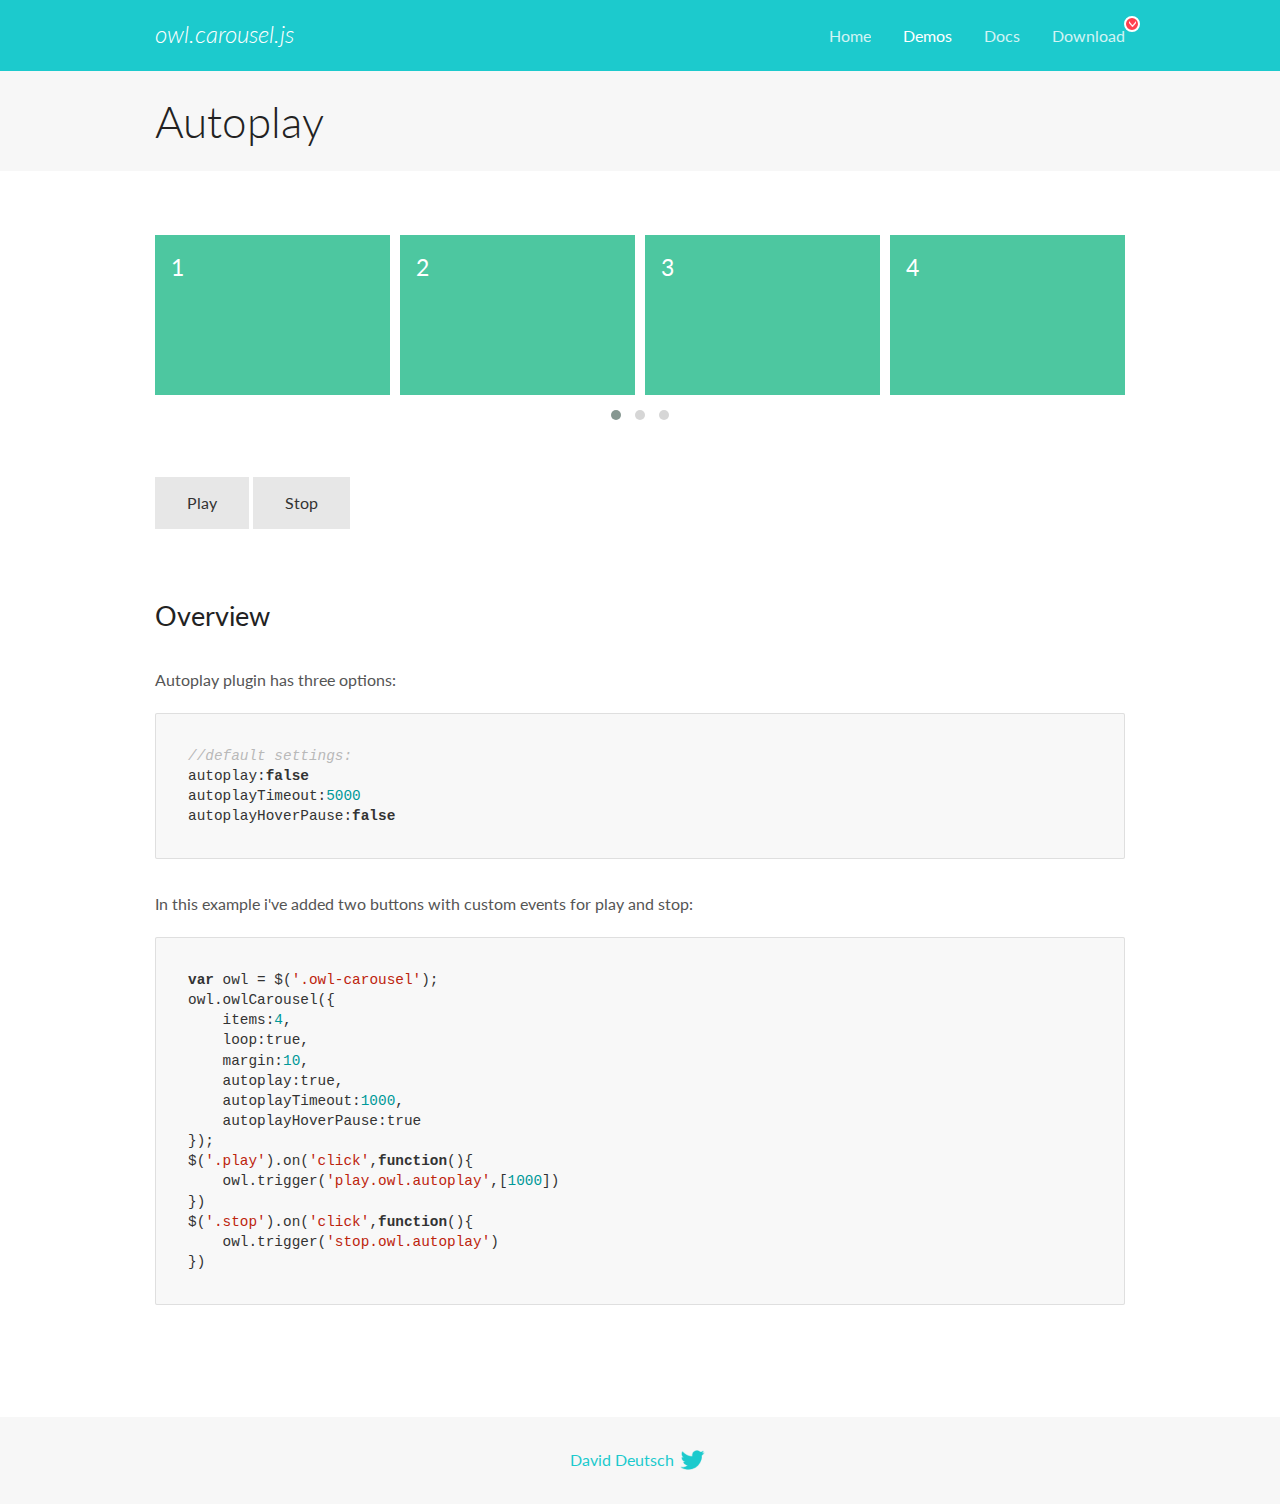
<file: OwlCarousel2-2.3.4/docs/demos/autoplay.html>
<!DOCTYPE html>
<html lang="en">
  <head>

    <!-- head -->
    <meta charset="utf-8">
    <meta name="msapplication-tap-highlight" content="no" />
    <meta name="viewport" content="width=device-width, initial-scale=1.0" />
    <meta name="description" content="Autoplay usage demo">
    <meta name="author" content="David Deutsch">
    <title>
      Autoplay Demo | Owl Carousel | 2.3.4
    </title>

    <!-- Stylesheets -->
    <link href='https://fonts.googleapis.com/css?family=Lato:300,400,700,400italic,300italic' rel='stylesheet' type='text/css'>
    <link rel="stylesheet" href="../assets/css/docs.theme.min.css">

    <!-- Owl Stylesheets -->
    <link rel="stylesheet" href="../assets/owlcarousel/assets/owl.carousel.min.css">
    <link rel="stylesheet" href="../assets/owlcarousel/assets/owl.theme.default.min.css">

    <!-- HTML5 shim and Respond.js IE8 support of HTML5 elements and media queries -->

    <!--[if lt IE 9]>
      <script src="https://oss.maxcdn.com/libs/html5shiv/3.7.0/html5shiv.js"></script>
      <script src="https://oss.maxcdn.com/libs/respond.js/1.3.0/respond.min.js"></script>
    <![endif]-->

    <!-- Favicons -->
    <link rel="apple-touch-icon-precomposed" sizes="144x144" href="../assets/ico/apple-touch-icon-144-precomposed.png">
    <link rel="shortcut icon" href="../assets/ico/favicon.png">
    <link rel="shortcut icon" href="favicon.ico">

    <!-- Yeah i know js should not be in header. Its required for demos.-->

    <!-- javascript -->
    <script src="../assets/vendors/jquery.min.js"></script>
    <script src="../assets/owlcarousel/owl.carousel.js"></script>
  </head>
  <body>

    <!-- header -->
    <header class="header">
      <div class="row">
        <div class="large-12 columns">
          <div class="brand left">
            <h3>
              <a href="/OwlCarousel2/">owl.carousel.js</a> 
            </h3>
          </div>
          <a id="toggle-nav" class="right">
            <span></span> <span></span> <span></span> 
          </a> 
          <div class="nav-bar">
            <ul class="clearfix">
              <li> <a href="/OwlCarousel2/index.html">Home</a>  </li>
              <li class="active">
                <a href="/OwlCarousel2/demos/demos.html">Demos</a> 
              </li>
              <li> <a href="/OwlCarousel2/docs/started-welcome.html">Docs</a>  </li>
              <li>
                <a href="https://github.com/OwlCarousel2/OwlCarousel2/archive/2.3.4.zip">Download</a> 
                <span class="download"></span> 
              </li>
            </ul>
          </div>
        </div>
      </div>
    </header>

    <!-- title -->
    <section class="title">
      <div class="row">
        <div class="large-12 columns">
          <h1>Autoplay</h1>
        </div>
      </div>
    </section>

    <!--  Demos -->
    <section id="demos">
      <div class="row">
        <div class="large-12 columns">
          <div class="owl-carousel owl-theme">
            <div class="item">
              <h4>1</h4>
            </div>
            <div class="item">
              <h4>2</h4>
            </div>
            <div class="item">
              <h4>3</h4>
            </div>
            <div class="item">
              <h4>4</h4>
            </div>
            <div class="item">
              <h4>5</h4>
            </div>
            <div class="item">
              <h4>6</h4>
            </div>
            <div class="item">
              <h4>7</h4>
            </div>
            <div class="item">
              <h4>8</h4>
            </div>
            <div class="item">
              <h4>9</h4>
            </div>
            <div class="item">
              <h4>10</h4>
            </div>
            <div class="item">
              <h4>11</h4>
            </div>
            <div class="item">
              <h4>12</h4>
            </div>
          </div>
          <a class="button secondary play">Play</a> 
          <a class="button secondary stop">Stop</a> 
          <h3 id="overview">Overview</h3>
          <p>Autoplay plugin has three options:</p>
          <pre><code>//default settings:
autoplay:false
autoplayTimeout:5000
autoplayHoverPause:false</code></pre>
          <p>In this example i&#39;ve added two buttons with custom events for play and stop:</p>
          <pre><code>var owl = $(&#39;.owl-carousel&#39;);
owl.owlCarousel({
    items:4,
    loop:true,
    margin:10,
    autoplay:true,
    autoplayTimeout:1000,
    autoplayHoverPause:true
});
$(&#39;.play&#39;).on(&#39;click&#39;,function(){
    owl.trigger(&#39;play.owl.autoplay&#39;,[1000])
})
$(&#39;.stop&#39;).on(&#39;click&#39;,function(){
    owl.trigger(&#39;stop.owl.autoplay&#39;)
})</code></pre>
          <script>
            $(document).ready(function() {
              var owl = $('.owl-carousel');
              owl.owlCarousel({
                items: 4,
                loop: true,
                margin: 10,
                autoplay: true,
                autoplayTimeout: 1000,
                autoplayHoverPause: true
              });
              $('.play').on('click', function() {
                owl.trigger('play.owl.autoplay', [1000])
              })
              $('.stop').on('click', function() {
                owl.trigger('stop.owl.autoplay')
              })
            })
          </script>
        </div>
      </div>
    </section>

    <!-- footer -->
    <footer class="footer">
      <div class="row">
        <div class="large-12 columns">
          <h5>
            <a href="/OwlCarousel2/docs/support-contact.html">David Deutsch</a> 
            <a id="custom-tweet-button" href="https://twitter.com/share?url=https://github.com/OwlCarousel2/OwlCarousel2&text=Owl Carousel - This is so awesome! " target="_blank"></a> 
          </h5>
        </div>
      </div>
    </footer>

    <!-- vendors -->
    <script src="../assets/vendors/highlight.js"></script>
    <script src="../assets/js/app.js"></script>
  </body>
</html>
</file>
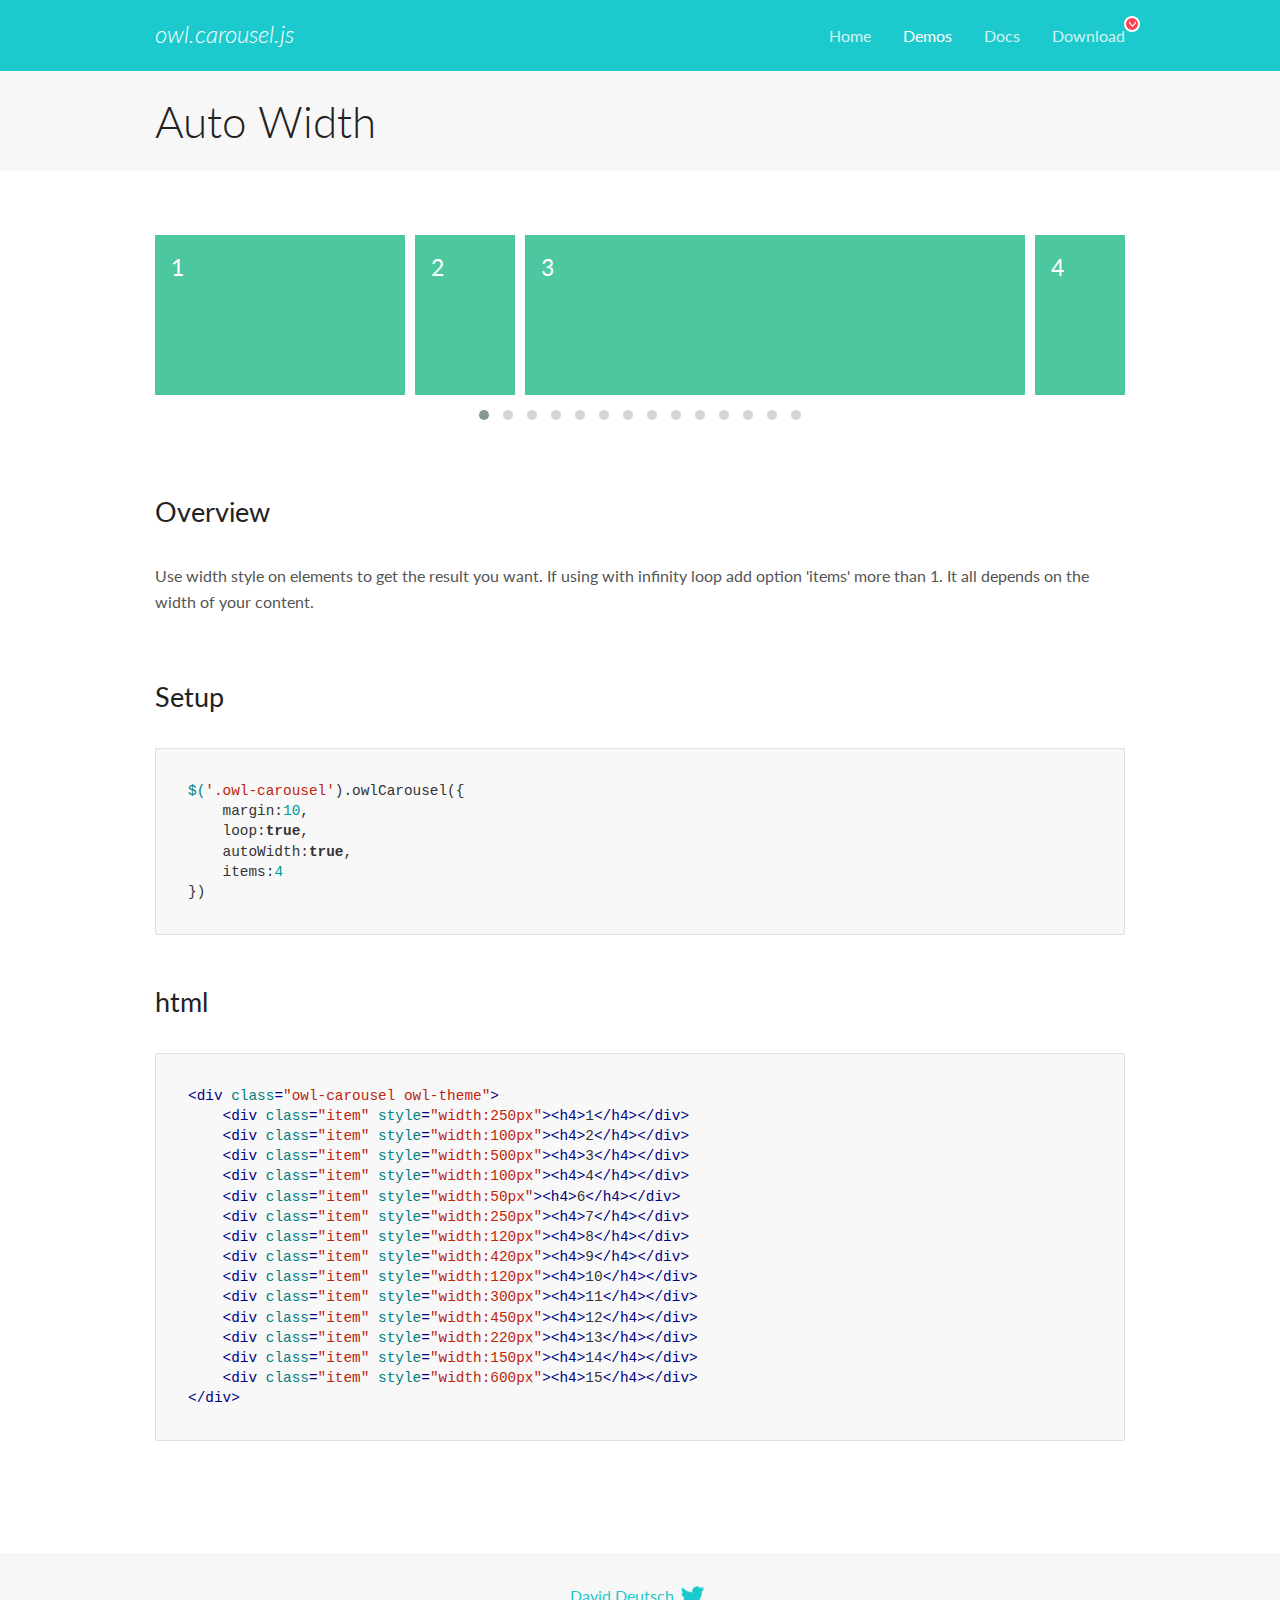
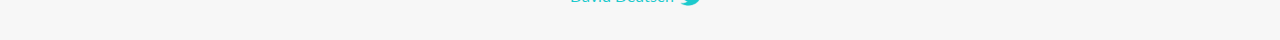
<file: OwlCarousel2-2.3.4/docs/demos/autowidth.html>
<!DOCTYPE html>
<html lang="en">
  <head>

    <!-- head -->
    <meta charset="utf-8">
    <meta name="msapplication-tap-highlight" content="no" />
    <meta name="viewport" content="width=device-width, initial-scale=1.0" />
    <meta name="description" content="Auto Width">
    <meta name="author" content="David Deutsch">
    <title>
      Auto Width Demo | Owl Carousel | 2.3.4
    </title>

    <!-- Stylesheets -->
    <link href='https://fonts.googleapis.com/css?family=Lato:300,400,700,400italic,300italic' rel='stylesheet' type='text/css'>
    <link rel="stylesheet" href="../assets/css/docs.theme.min.css">

    <!-- Owl Stylesheets -->
    <link rel="stylesheet" href="../assets/owlcarousel/assets/owl.carousel.min.css">
    <link rel="stylesheet" href="../assets/owlcarousel/assets/owl.theme.default.min.css">

    <!-- HTML5 shim and Respond.js IE8 support of HTML5 elements and media queries -->

    <!--[if lt IE 9]>
      <script src="https://oss.maxcdn.com/libs/html5shiv/3.7.0/html5shiv.js"></script>
      <script src="https://oss.maxcdn.com/libs/respond.js/1.3.0/respond.min.js"></script>
    <![endif]-->

    <!-- Favicons -->
    <link rel="apple-touch-icon-precomposed" sizes="144x144" href="../assets/ico/apple-touch-icon-144-precomposed.png">
    <link rel="shortcut icon" href="../assets/ico/favicon.png">
    <link rel="shortcut icon" href="favicon.ico">

    <!-- Yeah i know js should not be in header. Its required for demos.-->

    <!-- javascript -->
    <script src="../assets/vendors/jquery.min.js"></script>
    <script src="../assets/owlcarousel/owl.carousel.js"></script>
  </head>
  <body>

    <!-- header -->
    <header class="header">
      <div class="row">
        <div class="large-12 columns">
          <div class="brand left">
            <h3>
              <a href="/OwlCarousel2/">owl.carousel.js</a> 
            </h3>
          </div>
          <a id="toggle-nav" class="right">
            <span></span> <span></span> <span></span> 
          </a> 
          <div class="nav-bar">
            <ul class="clearfix">
              <li> <a href="/OwlCarousel2/index.html">Home</a>  </li>
              <li class="active">
                <a href="/OwlCarousel2/demos/demos.html">Demos</a> 
              </li>
              <li> <a href="/OwlCarousel2/docs/started-welcome.html">Docs</a>  </li>
              <li>
                <a href="https://github.com/OwlCarousel2/OwlCarousel2/archive/2.3.4.zip">Download</a> 
                <span class="download"></span> 
              </li>
            </ul>
          </div>
        </div>
      </div>
    </header>

    <!-- title -->
    <section class="title">
      <div class="row">
        <div class="large-12 columns">
          <h1>Auto Width</h1>
        </div>
      </div>
    </section>

    <!--  Demos -->
    <section id="demos">
      <div class="row">
        <div class="large-12 columns">
          <div class="owl-carousel owl-theme">
            <div class="item" style="width:250px">
              <h4>1</h4>
            </div>
            <div class="item" style="width:100px">
              <h4>2</h4>
            </div>
            <div class="item" style="width:500px">
              <h4>3</h4>
            </div>
            <div class="item" style="width:100px">
              <h4>4</h4>
            </div>
            <div class="item" style="width:50px">
              <h4>6</h4>
            </div>
            <div class="item" style="width:250px">
              <h4>7</h4>
            </div>
            <div class="item" style="width:120px">
              <h4>8</h4>
            </div>
            <div class="item" style="width:420px">
              <h4>9</h4>
            </div>
            <div class="item" style="width:120px">
              <h4>10</h4>
            </div>
            <div class="item" style="width:300px">
              <h4>11</h4>
            </div>
            <div class="item" style="width:450px">
              <h4>12</h4>
            </div>
            <div class="item" style="width:220px">
              <h4>13</h4>
            </div>
            <div class="item" style="width:150px">
              <h4>14</h4>
            </div>
            <div class="item" style="width:600px">
              <h4>15</h4>
            </div>
          </div>
          <h3 id="overview">Overview</h3>
          <p>Use width style on elements to get the result you want. If using with infinity loop add option &#39;items&#39; more than 1. It all depends on the width of your content.</p>
          <h3 id="setup">Setup</h3>
          <pre><code>$(&#39;.owl-carousel&#39;).owlCarousel({
    margin:10,
    loop:true,
    autoWidth:true,
    items:4
})</code></pre>
          <h3 id="html">html</h3>
          <pre><code>&lt;div class=&quot;owl-carousel owl-theme&quot;&gt;
    &lt;div class=&quot;item&quot; style=&quot;width:250px&quot;&gt;&lt;h4&gt;1&lt;/h4&gt;&lt;/div&gt;
    &lt;div class=&quot;item&quot; style=&quot;width:100px&quot;&gt;&lt;h4&gt;2&lt;/h4&gt;&lt;/div&gt;
    &lt;div class=&quot;item&quot; style=&quot;width:500px&quot;&gt;&lt;h4&gt;3&lt;/h4&gt;&lt;/div&gt;
    &lt;div class=&quot;item&quot; style=&quot;width:100px&quot;&gt;&lt;h4&gt;4&lt;/h4&gt;&lt;/div&gt;
    &lt;div class=&quot;item&quot; style=&quot;width:50px&quot;&gt;&lt;h4&gt;6&lt;/h4&gt;&lt;/div&gt;
    &lt;div class=&quot;item&quot; style=&quot;width:250px&quot;&gt;&lt;h4&gt;7&lt;/h4&gt;&lt;/div&gt;
    &lt;div class=&quot;item&quot; style=&quot;width:120px&quot;&gt;&lt;h4&gt;8&lt;/h4&gt;&lt;/div&gt;
    &lt;div class=&quot;item&quot; style=&quot;width:420px&quot;&gt;&lt;h4&gt;9&lt;/h4&gt;&lt;/div&gt;
    &lt;div class=&quot;item&quot; style=&quot;width:120px&quot;&gt;&lt;h4&gt;10&lt;/h4&gt;&lt;/div&gt;
    &lt;div class=&quot;item&quot; style=&quot;width:300px&quot;&gt;&lt;h4&gt;11&lt;/h4&gt;&lt;/div&gt;
    &lt;div class=&quot;item&quot; style=&quot;width:450px&quot;&gt;&lt;h4&gt;12&lt;/h4&gt;&lt;/div&gt;
    &lt;div class=&quot;item&quot; style=&quot;width:220px&quot;&gt;&lt;h4&gt;13&lt;/h4&gt;&lt;/div&gt;
    &lt;div class=&quot;item&quot; style=&quot;width:150px&quot;&gt;&lt;h4&gt;14&lt;/h4&gt;&lt;/div&gt;
    &lt;div class=&quot;item&quot; style=&quot;width:600px&quot;&gt;&lt;h4&gt;15&lt;/h4&gt;&lt;/div&gt;
&lt;/div&gt;</code></pre>
          <script>
            $(document).ready(function() {
              $('.owl-carousel').owlCarousel({
                margin: 10,
                loop: true,
                autoWidth: true,
                items: 4
              })
            })
          </script>
        </div>
      </div>
    </section>

    <!-- footer -->
    <footer class="footer">
      <div class="row">
        <div class="large-12 columns">
          <h5>
            <a href="/OwlCarousel2/docs/support-contact.html">David Deutsch</a> 
            <a id="custom-tweet-button" href="https://twitter.com/share?url=https://github.com/OwlCarousel2/OwlCarousel2&text=Owl Carousel - This is so awesome! " target="_blank"></a> 
          </h5>
        </div>
      </div>
    </footer>

    <!-- vendors -->
    <script src="../assets/vendors/highlight.js"></script>
    <script src="../assets/js/app.js"></script>
  </body>
</html>
</file>
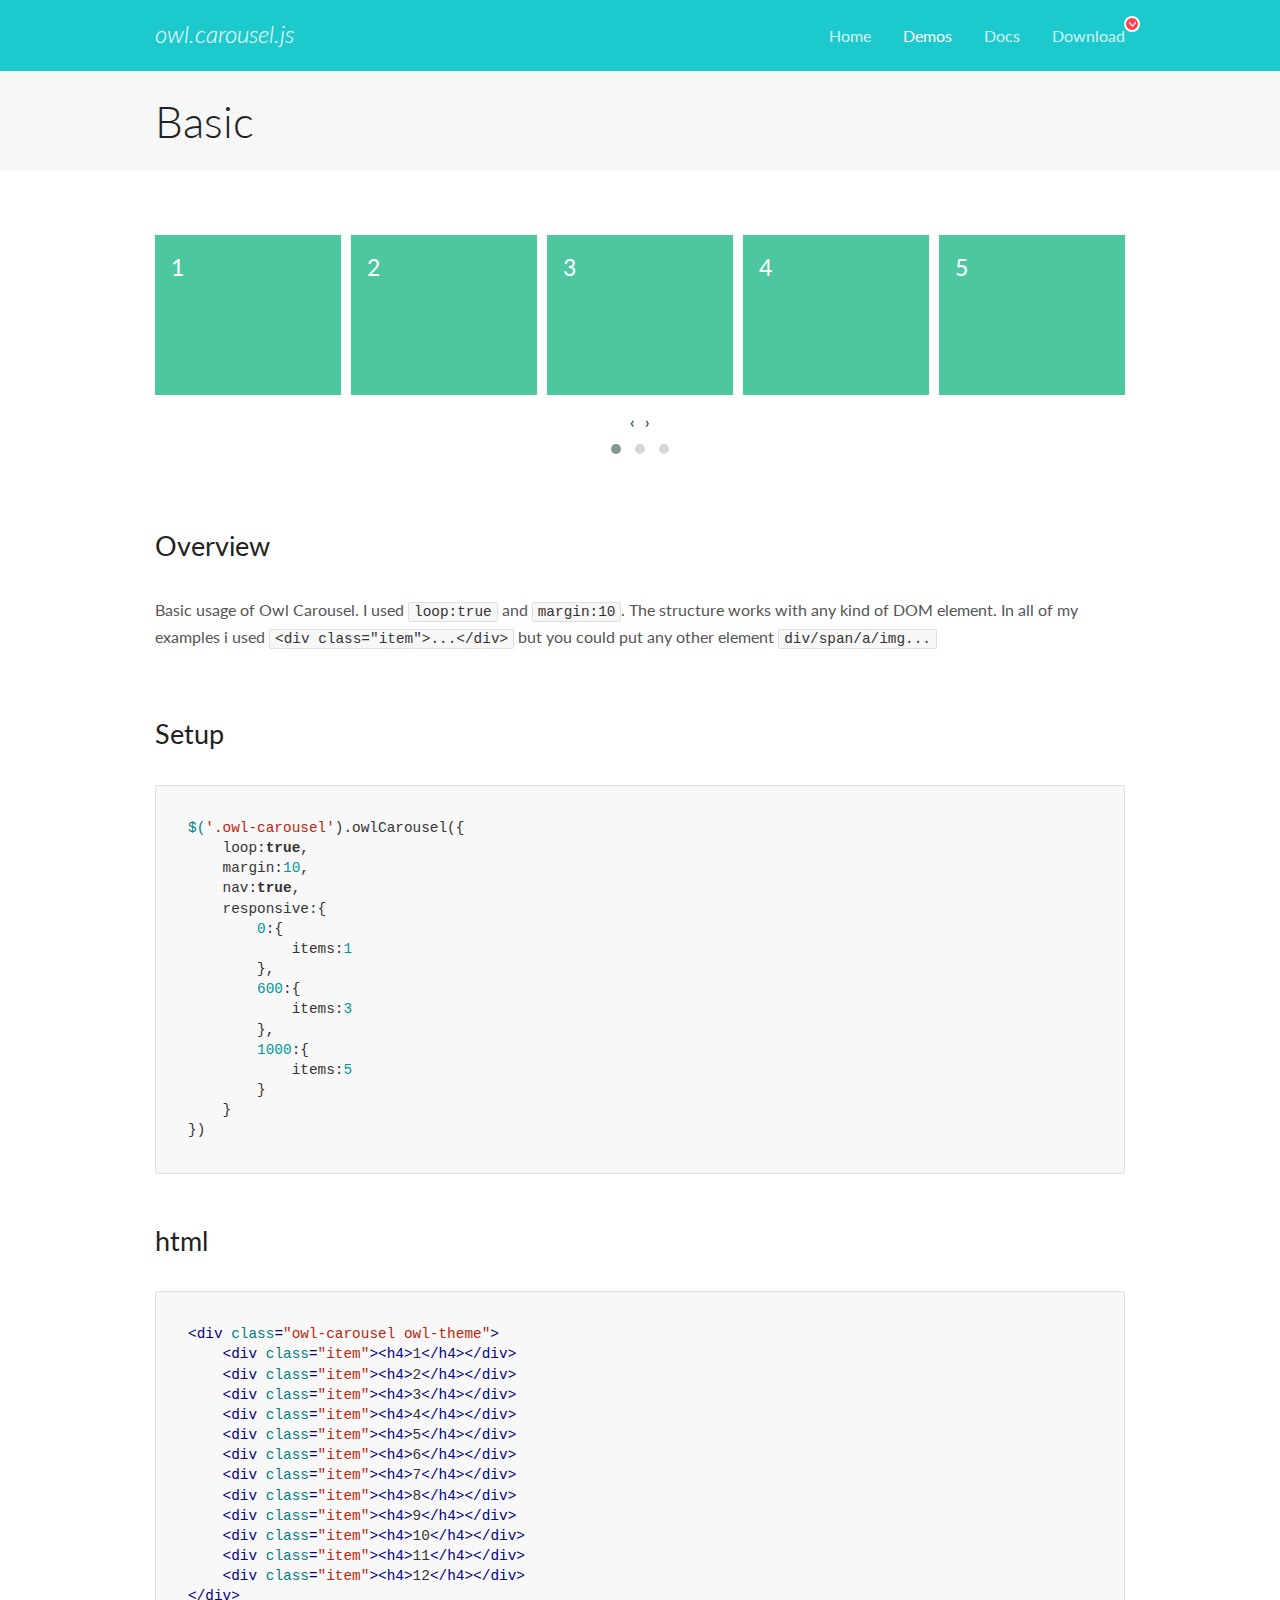
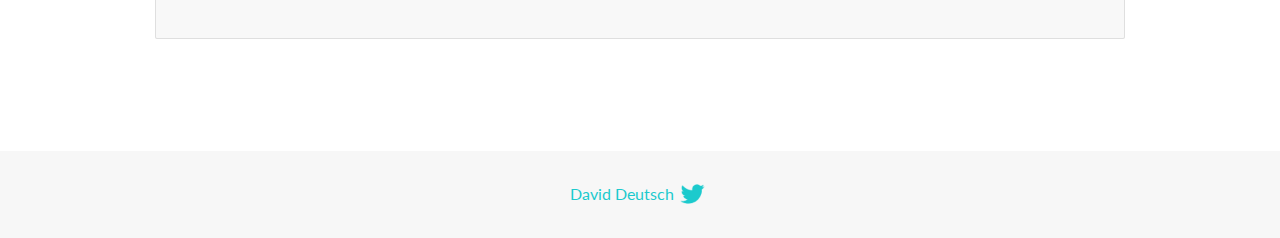
<file: OwlCarousel2-2.3.4/docs/demos/basic.html>
<!DOCTYPE html>
<html lang="en">
  <head>

    <!-- head -->
    <meta charset="utf-8">
    <meta name="msapplication-tap-highlight" content="no" />
    <meta name="viewport" content="width=device-width, initial-scale=1.0" />
    <meta name="description" content="Basic usage demo">
    <meta name="author" content="David Deutsch">
    <title>
      Basic Demo | Owl Carousel | 2.3.4
    </title>

    <!-- Stylesheets -->
    <link href='https://fonts.googleapis.com/css?family=Lato:300,400,700,400italic,300italic' rel='stylesheet' type='text/css'>
    <link rel="stylesheet" href="../assets/css/docs.theme.min.css">

    <!-- Owl Stylesheets -->
    <link rel="stylesheet" href="../assets/owlcarousel/assets/owl.carousel.min.css">
    <link rel="stylesheet" href="../assets/owlcarousel/assets/owl.theme.default.min.css">

    <!-- HTML5 shim and Respond.js IE8 support of HTML5 elements and media queries -->

    <!--[if lt IE 9]>
      <script src="https://oss.maxcdn.com/libs/html5shiv/3.7.0/html5shiv.js"></script>
      <script src="https://oss.maxcdn.com/libs/respond.js/1.3.0/respond.min.js"></script>
    <![endif]-->

    <!-- Favicons -->
    <link rel="apple-touch-icon-precomposed" sizes="144x144" href="../assets/ico/apple-touch-icon-144-precomposed.png">
    <link rel="shortcut icon" href="../assets/ico/favicon.png">
    <link rel="shortcut icon" href="favicon.ico">

    <!-- Yeah i know js should not be in header. Its required for demos.-->

    <!-- javascript -->
    <script src="../assets/vendors/jquery.min.js"></script>
    <script src="../assets/owlcarousel/owl.carousel.js"></script>
  </head>
  <body>

    <!-- header -->
    <header class="header">
      <div class="row">
        <div class="large-12 columns">
          <div class="brand left">
            <h3>
              <a href="/OwlCarousel2/">owl.carousel.js</a> 
            </h3>
          </div>
          <a id="toggle-nav" class="right">
            <span></span> <span></span> <span></span> 
          </a> 
          <div class="nav-bar">
            <ul class="clearfix">
              <li> <a href="/OwlCarousel2/index.html">Home</a>  </li>
              <li class="active">
                <a href="/OwlCarousel2/demos/demos.html">Demos</a> 
              </li>
              <li> <a href="/OwlCarousel2/docs/started-welcome.html">Docs</a>  </li>
              <li>
                <a href="https://github.com/OwlCarousel2/OwlCarousel2/archive/2.3.4.zip">Download</a> 
                <span class="download"></span> 
              </li>
            </ul>
          </div>
        </div>
      </div>
    </header>

    <!-- title -->
    <section class="title">
      <div class="row">
        <div class="large-12 columns">
          <h1>Basic</h1>
        </div>
      </div>
    </section>

    <!--  Demos -->
    <section id="demos">
      <div class="row">
        <div class="large-12 columns">
          <div class="owl-carousel owl-theme">
            <div class="item">
              <h4>1</h4>
            </div>
            <div class="item">
              <h4>2</h4>
            </div>
            <div class="item">
              <h4>3</h4>
            </div>
            <div class="item">
              <h4>4</h4>
            </div>
            <div class="item">
              <h4>5</h4>
            </div>
            <div class="item">
              <h4>6</h4>
            </div>
            <div class="item">
              <h4>7</h4>
            </div>
            <div class="item">
              <h4>8</h4>
            </div>
            <div class="item">
              <h4>9</h4>
            </div>
            <div class="item">
              <h4>10</h4>
            </div>
            <div class="item">
              <h4>11</h4>
            </div>
            <div class="item">
              <h4>12</h4>
            </div>
          </div>
          <h3 id="overview">Overview</h3>
          <p>Basic usage of Owl Carousel. I used <code>loop:true</code> and <code>margin:10</code>. The structure works with any kind of DOM element. In all of my examples i used <code>&lt;div class=&quot;item&quot;&gt;...&lt;/div&gt;</code> but you could
            put any other element <code>div/span/a/img...</code></p>
          <h3 id="setup">Setup</h3>
          <pre><code>$(&#39;.owl-carousel&#39;).owlCarousel({
    loop:true,
    margin:10,
    nav:true,
    responsive:{
        0:{
            items:1
        },
        600:{
            items:3
        },
        1000:{
            items:5
        }
    }
})</code></pre>
          <h3 id="html">html</h3>
          <pre><code>&lt;div class=&quot;owl-carousel owl-theme&quot;&gt;
    &lt;div class=&quot;item&quot;&gt;&lt;h4&gt;1&lt;/h4&gt;&lt;/div&gt;
    &lt;div class=&quot;item&quot;&gt;&lt;h4&gt;2&lt;/h4&gt;&lt;/div&gt;
    &lt;div class=&quot;item&quot;&gt;&lt;h4&gt;3&lt;/h4&gt;&lt;/div&gt;
    &lt;div class=&quot;item&quot;&gt;&lt;h4&gt;4&lt;/h4&gt;&lt;/div&gt;
    &lt;div class=&quot;item&quot;&gt;&lt;h4&gt;5&lt;/h4&gt;&lt;/div&gt;
    &lt;div class=&quot;item&quot;&gt;&lt;h4&gt;6&lt;/h4&gt;&lt;/div&gt;
    &lt;div class=&quot;item&quot;&gt;&lt;h4&gt;7&lt;/h4&gt;&lt;/div&gt;
    &lt;div class=&quot;item&quot;&gt;&lt;h4&gt;8&lt;/h4&gt;&lt;/div&gt;
    &lt;div class=&quot;item&quot;&gt;&lt;h4&gt;9&lt;/h4&gt;&lt;/div&gt;
    &lt;div class=&quot;item&quot;&gt;&lt;h4&gt;10&lt;/h4&gt;&lt;/div&gt;
    &lt;div class=&quot;item&quot;&gt;&lt;h4&gt;11&lt;/h4&gt;&lt;/div&gt;
    &lt;div class=&quot;item&quot;&gt;&lt;h4&gt;12&lt;/h4&gt;&lt;/div&gt;
&lt;/div&gt;</code></pre>
          <script>
            $(document).ready(function() {
              var owl = $('.owl-carousel');
              owl.owlCarousel({
                margin: 10,
                nav: true,
                loop: true,
                responsive: {
                  0: {
                    items: 1
                  },
                  600: {
                    items: 3
                  },
                  1000: {
                    items: 5
                  }
                }
              })
            })
          </script>
        </div>
      </div>
    </section>

    <!-- footer -->
    <footer class="footer">
      <div class="row">
        <div class="large-12 columns">
          <h5>
            <a href="/OwlCarousel2/docs/support-contact.html">David Deutsch</a> 
            <a id="custom-tweet-button" href="https://twitter.com/share?url=https://github.com/OwlCarousel2/OwlCarousel2&text=Owl Carousel - This is so awesome! " target="_blank"></a> 
          </h5>
        </div>
      </div>
    </footer>

    <!-- vendors -->
    <script src="../assets/vendors/highlight.js"></script>
    <script src="../assets/js/app.js"></script>
  </body>
</html>
</file>
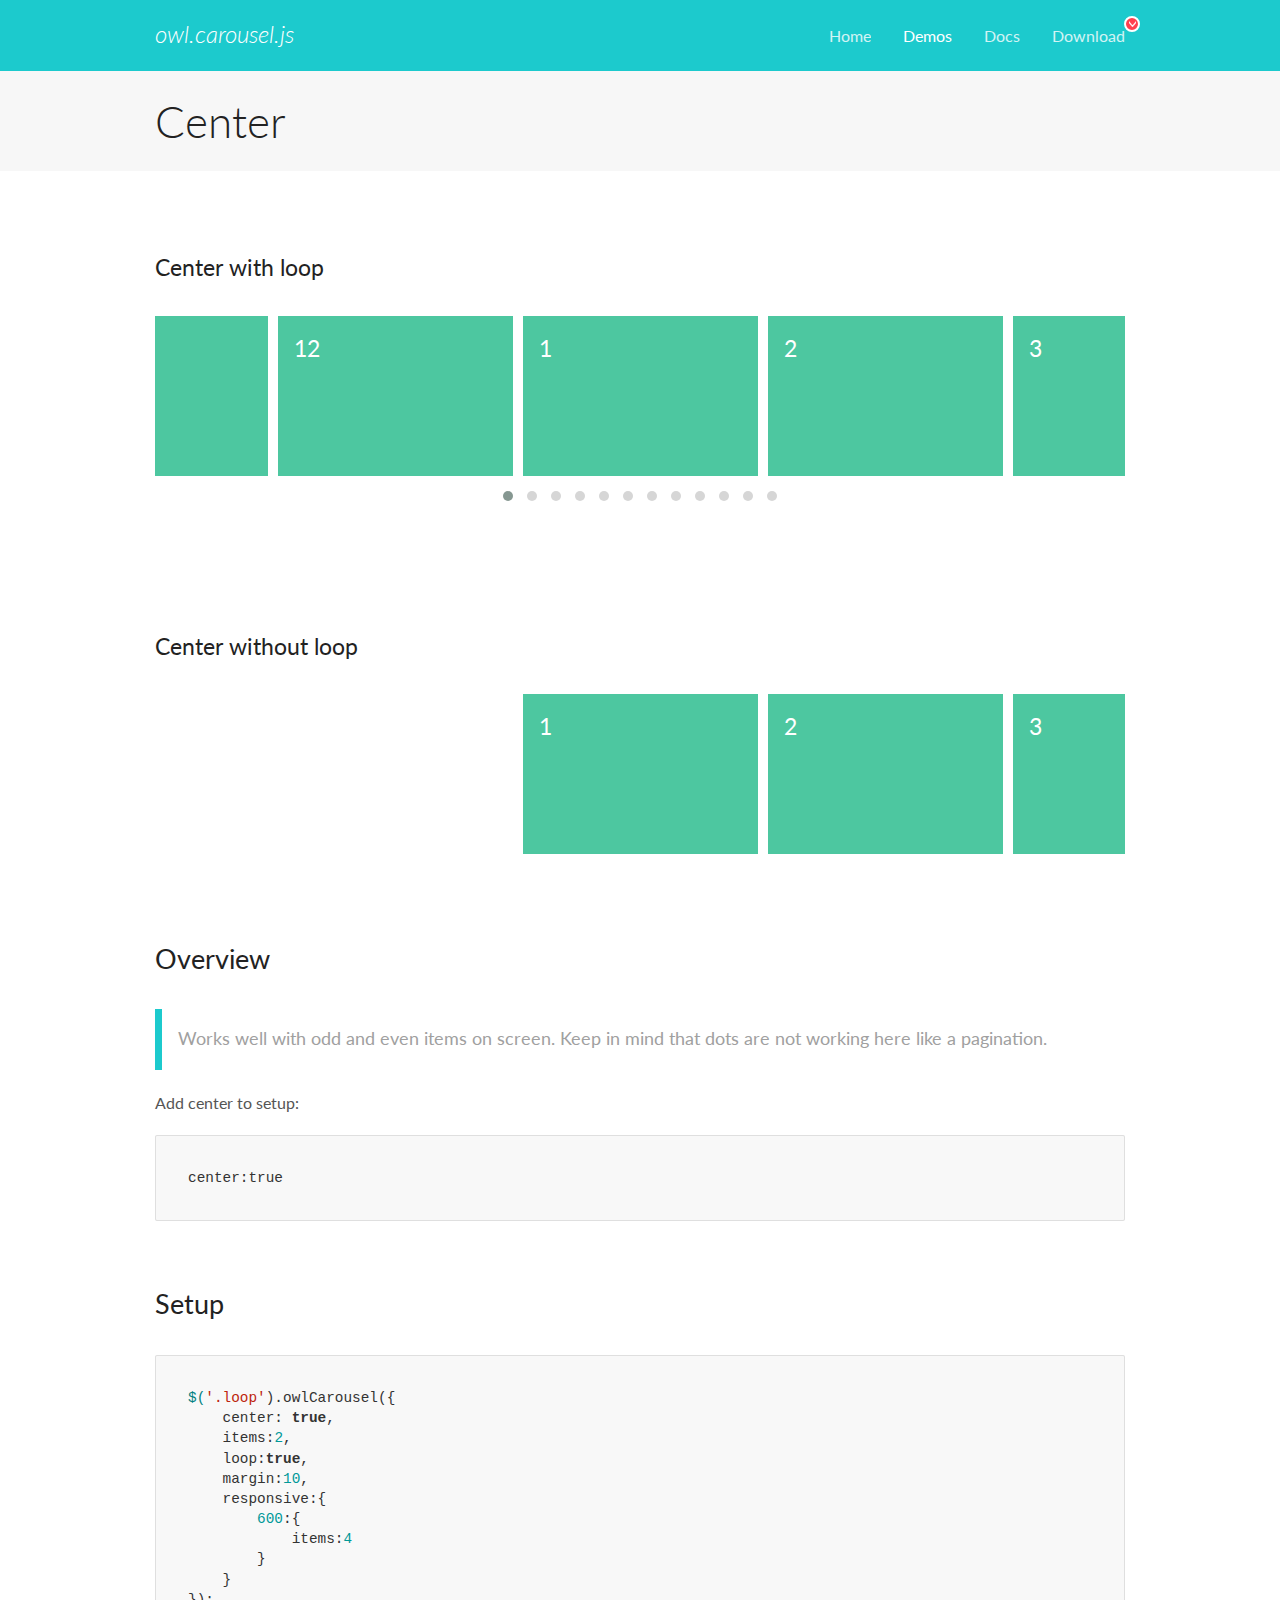
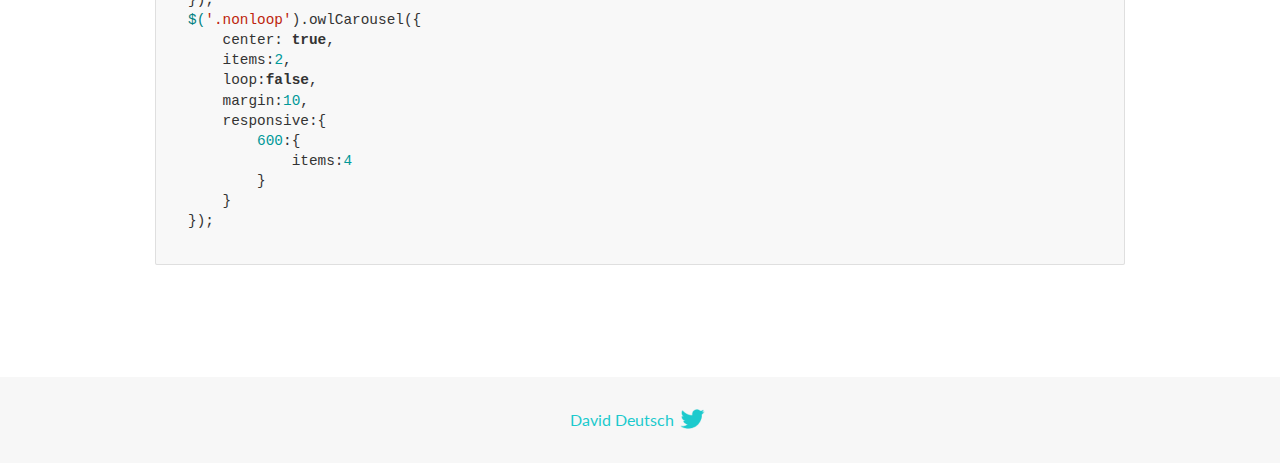
<file: OwlCarousel2-2.3.4/docs/demos/center.html>
<!DOCTYPE html>
<html lang="en">
  <head>

    <!-- head -->
    <meta charset="utf-8">
    <meta name="msapplication-tap-highlight" content="no" />
    <meta name="viewport" content="width=device-width, initial-scale=1.0" />
    <meta name="description" content="Center carousel">
    <meta name="author" content="David Deutsch">
    <title>
      Center Demo | Owl Carousel | 2.3.4
    </title>

    <!-- Stylesheets -->
    <link href='https://fonts.googleapis.com/css?family=Lato:300,400,700,400italic,300italic' rel='stylesheet' type='text/css'>
    <link rel="stylesheet" href="../assets/css/docs.theme.min.css">

    <!-- Owl Stylesheets -->
    <link rel="stylesheet" href="../assets/owlcarousel/assets/owl.carousel.min.css">
    <link rel="stylesheet" href="../assets/owlcarousel/assets/owl.theme.default.min.css">

    <!-- HTML5 shim and Respond.js IE8 support of HTML5 elements and media queries -->

    <!--[if lt IE 9]>
      <script src="https://oss.maxcdn.com/libs/html5shiv/3.7.0/html5shiv.js"></script>
      <script src="https://oss.maxcdn.com/libs/respond.js/1.3.0/respond.min.js"></script>
    <![endif]-->

    <!-- Favicons -->
    <link rel="apple-touch-icon-precomposed" sizes="144x144" href="../assets/ico/apple-touch-icon-144-precomposed.png">
    <link rel="shortcut icon" href="../assets/ico/favicon.png">
    <link rel="shortcut icon" href="favicon.ico">

    <!-- Yeah i know js should not be in header. Its required for demos.-->

    <!-- javascript -->
    <script src="../assets/vendors/jquery.min.js"></script>
    <script src="../assets/owlcarousel/owl.carousel.js"></script>
  </head>
  <body>

    <!-- header -->
    <header class="header">
      <div class="row">
        <div class="large-12 columns">
          <div class="brand left">
            <h3>
              <a href="/OwlCarousel2/">owl.carousel.js</a> 
            </h3>
          </div>
          <a id="toggle-nav" class="right">
            <span></span> <span></span> <span></span> 
          </a> 
          <div class="nav-bar">
            <ul class="clearfix">
              <li> <a href="/OwlCarousel2/index.html">Home</a>  </li>
              <li class="active">
                <a href="/OwlCarousel2/demos/demos.html">Demos</a> 
              </li>
              <li> <a href="/OwlCarousel2/docs/started-welcome.html">Docs</a>  </li>
              <li>
                <a href="https://github.com/OwlCarousel2/OwlCarousel2/archive/2.3.4.zip">Download</a> 
                <span class="download"></span> 
              </li>
            </ul>
          </div>
        </div>
      </div>
    </header>

    <!-- title -->
    <section class="title">
      <div class="row">
        <div class="large-12 columns">
          <h1>Center</h1>
        </div>
      </div>
    </section>

    <!--  Demos -->
    <section id="demos">
      <div class="row">
        <div class="large-12 columns">
          <h4 id="center-with-loop">Center with loop</h4>
          <div class="loop owl-carousel owl-theme">
            <div class="item">
              <h4>1</h4>
            </div>
            <div class="item">
              <h4>2</h4>
            </div>
            <div class="item">
              <h4>3</h4>
            </div>
            <div class="item">
              <h4>4</h4>
            </div>
            <div class="item">
              <h4>5</h4>
            </div>
            <div class="item">
              <h4>6</h4>
            </div>
            <div class="item">
              <h4>7</h4>
            </div>
            <div class="item">
              <h4>8</h4>
            </div>
            <div class="item">
              <h4>9</h4>
            </div>
            <div class="item">
              <h4>10</h4>
            </div>
            <div class="item">
              <h4>11</h4>
            </div>
            <div class="item">
              <h4>12</h4>
            </div>
          </div>
          <br>
          <h4 id="center-without-loop">Center without loop</h4>
          <div class="nonloop owl-carousel">
            <div class="item">
              <h4>1</h4>
            </div>
            <div class="item">
              <h4>2</h4>
            </div>
            <div class="item">
              <h4>3</h4>
            </div>
            <div class="item">
              <h4>4</h4>
            </div>
            <div class="item">
              <h4>5</h4>
            </div>
            <div class="item">
              <h4>6</h4>
            </div>
            <div class="item">
              <h4>7</h4>
            </div>
            <div class="item">
              <h4>8</h4>
            </div>
            <div class="item">
              <h4>9</h4>
            </div>
            <div class="item">
              <h4>10</h4>
            </div>
            <div class="item">
              <h4>11</h4>
            </div>
            <div class="item">
              <h4>12</h4>
            </div>
          </div>
          <h3 id="overview">Overview</h3>
          <blockquote>
            <p>Works well with odd and even items on screen. Keep in mind that dots are not working here like a pagination.</p>
          </blockquote>
          <p>Add center to setup:</p>
          <pre><code>center:true</code></pre>
          <h3 id="setup">Setup</h3>
          <pre><code>$(&#39;.loop&#39;).owlCarousel({
    center: true,
    items:2,
    loop:true,
    margin:10,
    responsive:{
        600:{
            items:4
        }
    }
});
$(&#39;.nonloop&#39;).owlCarousel({
    center: true,
    items:2,
    loop:false,
    margin:10,
    responsive:{
        600:{
            items:4
        }
    }
});</code></pre>
          <script>
            jQuery(document).ready(function($) {
              $('.loop').owlCarousel({
                center: true,
                items: 2,
                loop: true,
                margin: 10,
                responsive: {
                  600: {
                    items: 4
                  }
                }
              });
              $('.nonloop').owlCarousel({
                center: true,
                items: 2,
                loop: false,
                margin: 10,
                responsive: {
                  600: {
                    items: 4
                  }
                }
              });
            });
          </script>
        </div>
      </div>
    </section>

    <!-- footer -->
    <footer class="footer">
      <div class="row">
        <div class="large-12 columns">
          <h5>
            <a href="/OwlCarousel2/docs/support-contact.html">David Deutsch</a> 
            <a id="custom-tweet-button" href="https://twitter.com/share?url=https://github.com/OwlCarousel2/OwlCarousel2&text=Owl Carousel - This is so awesome! " target="_blank"></a> 
          </h5>
        </div>
      </div>
    </footer>

    <!-- vendors -->
    <script src="../assets/vendors/highlight.js"></script>
    <script src="../assets/js/app.js"></script>
  </body>
</html>
</file>
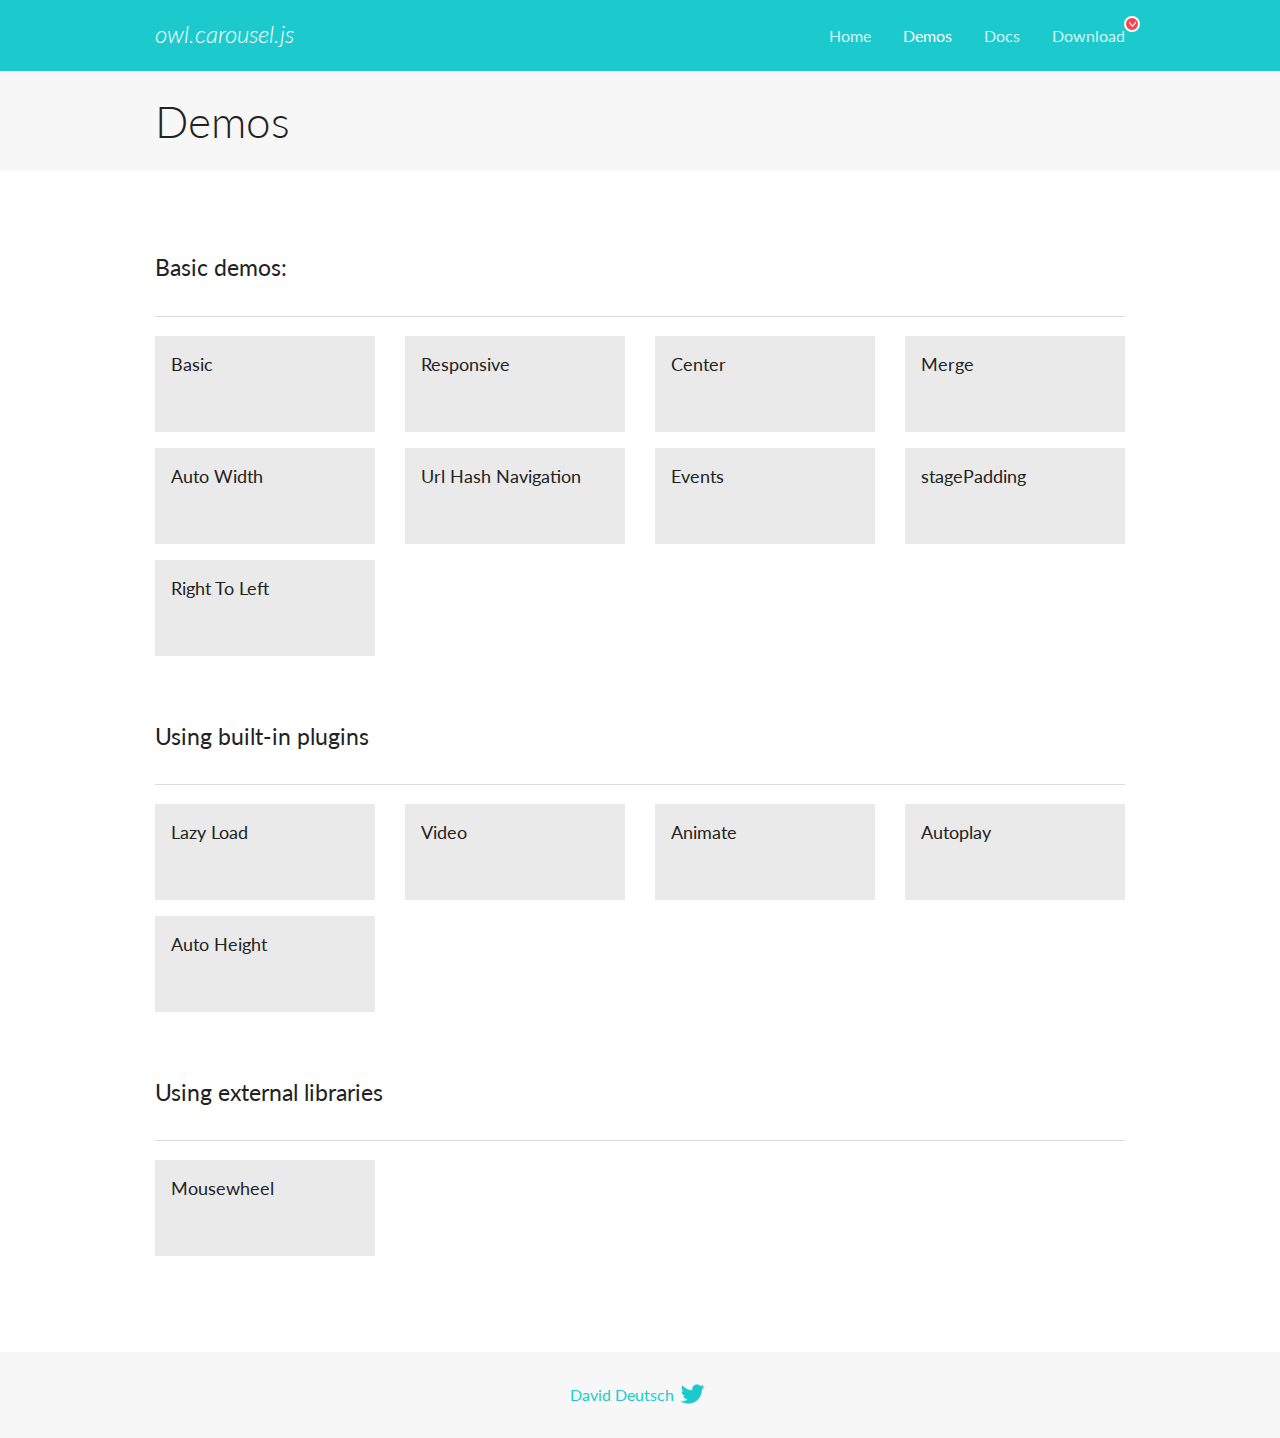
<file: OwlCarousel2-2.3.4/docs/demos/demos.html>
<!DOCTYPE html>
<html lang="en">
  <head>

    <!-- head -->
    <meta charset="utf-8">
    <meta name="msapplication-tap-highlight" content="no" />
    <meta name="viewport" content="width=device-width, initial-scale=1.0" />
    <meta name="description" content="A list of Owl Carousel examples.">
    <meta name="author" content="David Deutsch">
    <title>
      Demos | Owl Carousel | 2.3.4
    </title>

    <!-- Stylesheets -->
    <link href='https://fonts.googleapis.com/css?family=Lato:300,400,700,400italic,300italic' rel='stylesheet' type='text/css'>
    <link rel="stylesheet" href="../assets/css/docs.theme.min.css">

    <!-- Owl Stylesheets -->
    <link rel="stylesheet" href="../assets/owlcarousel/assets/owl.carousel.min.css">
    <link rel="stylesheet" href="../assets/owlcarousel/assets/owl.theme.default.min.css">

    <!-- HTML5 shim and Respond.js IE8 support of HTML5 elements and media queries -->

    <!--[if lt IE 9]>
      <script src="https://oss.maxcdn.com/libs/html5shiv/3.7.0/html5shiv.js"></script>
      <script src="https://oss.maxcdn.com/libs/respond.js/1.3.0/respond.min.js"></script>
    <![endif]-->

    <!-- Favicons -->
    <link rel="apple-touch-icon-precomposed" sizes="144x144" href="../assets/ico/apple-touch-icon-144-precomposed.png">
    <link rel="shortcut icon" href="../assets/ico/favicon.png">
    <link rel="shortcut icon" href="favicon.ico">

    <!-- Yeah i know js should not be in header. Its required for demos.-->

    <!-- javascript -->
    <script src="../assets/vendors/jquery.min.js"></script>
    <script src="../assets/owlcarousel/owl.carousel.js"></script>
  </head>
  <body>

    <!-- header -->
    <header class="header">
      <div class="row">
        <div class="large-12 columns">
          <div class="brand left">
            <h3>
              <a href="/OwlCarousel2/">owl.carousel.js</a> 
            </h3>
          </div>
          <a id="toggle-nav" class="right">
            <span></span> <span></span> <span></span> 
          </a> 
          <div class="nav-bar">
            <ul class="clearfix">
              <li> <a href="/OwlCarousel2/index.html">Home</a>  </li>
              <li class="active">
                <a href="/OwlCarousel2/demos/demos.html">Demos</a> 
              </li>
              <li> <a href="/OwlCarousel2/docs/started-welcome.html">Docs</a>  </li>
              <li>
                <a href="https://github.com/OwlCarousel2/OwlCarousel2/archive/2.3.4.zip">Download</a> 
                <span class="download"></span> 
              </li>
            </ul>
          </div>
        </div>
      </div>
    </header>

    <!-- title -->
    <section class="title">
      <div class="row">
        <div class="large-12 columns">
          <h1>Demos</h1>
        </div>
      </div>
    </section>

    <!--  Demos -->
    <section id="demos">
      <div class="row">
        <div class="large-12 columns">
          <h4 id="basic-demos-">Basic demos:</h4>
          <hr>
          <div class="demo-list">
            <div class="row">
              <div class="small-6 medium-4 large-3 columns">
                <a href="basic.html" class="demo-block">
                  <h5>Basic </h5>
                </a> 
              </div>
              <div class="small-6 medium-4 large-3 columns">
                <a href="responsive.html" class="demo-block">
                  <h5>Responsive </h5>
                </a> 
              </div>
              <div class="small-6 medium-4 large-3 columns">
                <a href="center.html" class="demo-block">
                  <h5>Center </h5>
                </a> 
              </div>
              <div class="small-6 medium-4 large-3 columns">
                <a href="merge.html" class="demo-block">
                  <h5>Merge </h5>
                </a> 
              </div>
              <div class="small-6 medium-4 large-3 columns">
                <a href="autowidth.html" class="demo-block">
                  <h5>Auto Width </h5>
                </a> 
              </div>
              <div class="small-6 medium-4 large-3 columns">
                <a href="urlhashnav.html" class="demo-block">
                  <h5>Url Hash Navigation </h5>
                </a> 
              </div>
              <div class="small-6 medium-4 large-3 columns">
                <a href="events.html" class="demo-block">
                  <h5>Events </h5>
                </a> 
              </div>
              <div class="small-6 medium-4 large-3 columns">
                <a href="stagepadding.html" class="demo-block">
                  <h5>stagePadding </h5>
                </a> 
              </div>
              <div class="small-6 medium-4 large-3 columns">
                <a href="rtl.html" class="demo-block">
                  <h5>Right To Left </h5>
                </a> 
              </div>
            </div>
          </div>
          <h4 id="using-built-in-plugins">Using built-in plugins</h4>
          <hr>
          <div class="demo-list">
            <div class="row">
              <div class="small-6 medium-4 large-3 columns">
                <a href="lazyLoad.html" class="demo-block">
                  <h5>Lazy Load </h5>
                </a> 
              </div>
              <div class="small-6 medium-4 large-3 columns">
                <a href="video.html" class="demo-block">
                  <h5>Video </h5>
                </a> 
              </div>
              <div class="small-6 medium-4 large-3 columns">
                <a href="animate.html" class="demo-block">
                  <h5>Animate </h5>
                </a> 
              </div>
              <div class="small-6 medium-4 large-3 columns">
                <a href="autoplay.html" class="demo-block">
                  <h5>Autoplay </h5>
                </a> 
              </div>
              <div class="small-6 medium-4 large-3 columns">
                <a href="autoheight.html" class="demo-block">
                  <h5>Auto Height </h5>
                </a> 
              </div>
            </div>
          </div>
          <h4 id="using-external-libraries">Using external libraries</h4>
          <hr>
          <div class="demo-list">
            <div class="row">
              <div class="small-6 medium-4 large-3 columns">
                <a href="mousewheel.html" class="demo-block">
                  <h5>Mousewheel </h5>
                </a> 
              </div>
            </div>
          </div>
        </div>
      </div>
    </section>

    <!-- footer -->
    <footer class="footer">
      <div class="row">
        <div class="large-12 columns">
          <h5>
            <a href="/OwlCarousel2/docs/support-contact.html">David Deutsch</a> 
            <a id="custom-tweet-button" href="https://twitter.com/share?url=https://github.com/OwlCarousel2/OwlCarousel2&text=Owl Carousel - This is so awesome! " target="_blank"></a> 
          </h5>
        </div>
      </div>
    </footer>

    <!-- vendors -->
    <script src="../assets/vendors/highlight.js"></script>
    <script src="../assets/js/app.js"></script>
  </body>
</html>
</file>
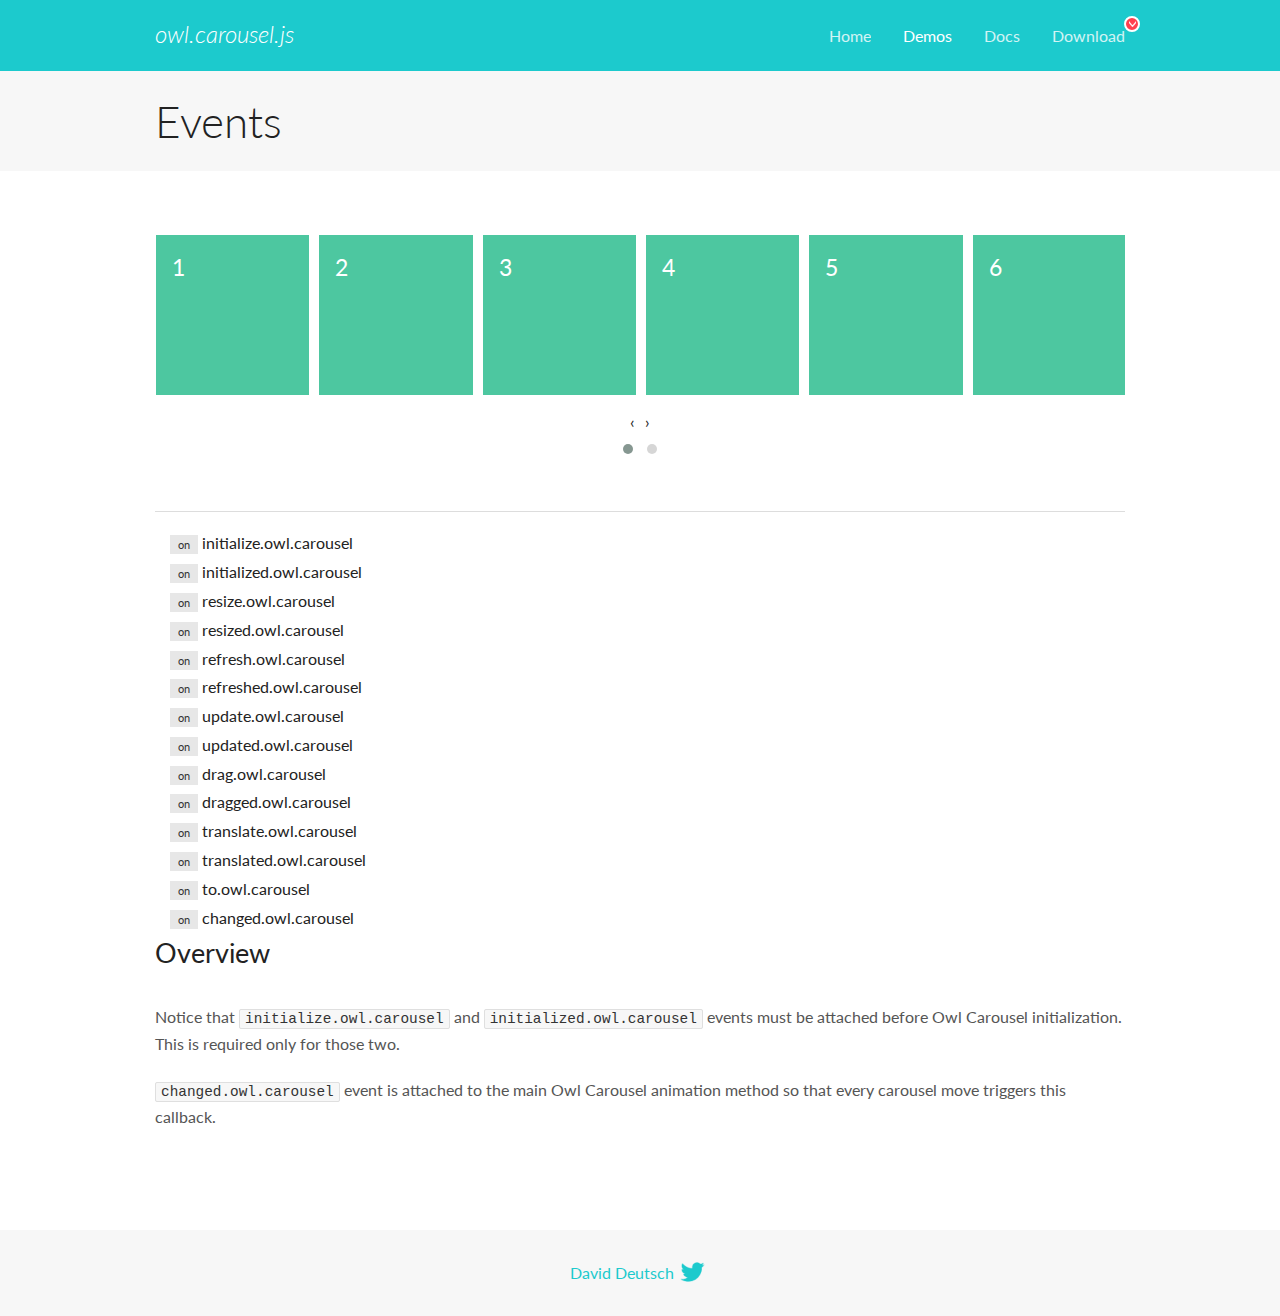
<file: OwlCarousel2-2.3.4/docs/demos/events.html>
<!DOCTYPE html>
<html lang="en">
  <head>

    <!-- head -->
    <meta charset="utf-8">
    <meta name="msapplication-tap-highlight" content="no" />
    <meta name="viewport" content="width=device-width, initial-scale=1.0" />
    <meta name="description" content="Events usage demo">
    <meta name="author" content="David Deutsch">
    <title>
      Events Demo | Owl Carousel | 2.3.4
    </title>

    <!-- Stylesheets -->
    <link href='https://fonts.googleapis.com/css?family=Lato:300,400,700,400italic,300italic' rel='stylesheet' type='text/css'>
    <link rel="stylesheet" href="../assets/css/docs.theme.min.css">

    <!-- Owl Stylesheets -->
    <link rel="stylesheet" href="../assets/owlcarousel/assets/owl.carousel.min.css">
    <link rel="stylesheet" href="../assets/owlcarousel/assets/owl.theme.default.min.css">

    <!-- HTML5 shim and Respond.js IE8 support of HTML5 elements and media queries -->

    <!--[if lt IE 9]>
      <script src="https://oss.maxcdn.com/libs/html5shiv/3.7.0/html5shiv.js"></script>
      <script src="https://oss.maxcdn.com/libs/respond.js/1.3.0/respond.min.js"></script>
    <![endif]-->

    <!-- Favicons -->
    <link rel="apple-touch-icon-precomposed" sizes="144x144" href="../assets/ico/apple-touch-icon-144-precomposed.png">
    <link rel="shortcut icon" href="../assets/ico/favicon.png">
    <link rel="shortcut icon" href="favicon.ico">

    <!-- Yeah i know js should not be in header. Its required for demos.-->

    <!-- javascript -->
    <script src="../assets/vendors/jquery.min.js"></script>
    <script src="../assets/owlcarousel/owl.carousel.js"></script>
  </head>
  <body>

    <!-- header -->
    <header class="header">
      <div class="row">
        <div class="large-12 columns">
          <div class="brand left">
            <h3>
              <a href="/OwlCarousel2/">owl.carousel.js</a> 
            </h3>
          </div>
          <a id="toggle-nav" class="right">
            <span></span> <span></span> <span></span> 
          </a> 
          <div class="nav-bar">
            <ul class="clearfix">
              <li> <a href="/OwlCarousel2/index.html">Home</a>  </li>
              <li class="active">
                <a href="/OwlCarousel2/demos/demos.html">Demos</a> 
              </li>
              <li> <a href="/OwlCarousel2/docs/started-welcome.html">Docs</a>  </li>
              <li>
                <a href="https://github.com/OwlCarousel2/OwlCarousel2/archive/2.3.4.zip">Download</a> 
                <span class="download"></span> 
              </li>
            </ul>
          </div>
        </div>
      </div>
    </header>

    <!-- title -->
    <section class="title">
      <div class="row">
        <div class="large-12 columns">
          <h1>Events</h1>
        </div>
      </div>
    </section>

    <!--  Demos -->
    <section id="demos">
      <div class="row">
        <div class="large-12 columns">
          <div class="owl-carousel owl-theme">
            <div class="item">
              <h4>1</h4>
            </div>
            <div class="item">
              <h4>2</h4>
            </div>
            <div class="item">
              <h4>3</h4>
            </div>
            <div class="item">
              <h4>4</h4>
            </div>
            <div class="item">
              <h4>5</h4>
            </div>
            <div class="item">
              <h4>6</h4>
            </div>
            <div class="item">
              <h4>7</h4>
            </div>
            <div class="item">
              <h4>8</h4>
            </div>
            <div class="item">
              <h4>9</h4>
            </div>
            <div class="item">
              <h4>10</h4>
            </div>
            <div class="item">
              <h4>11</h4>
            </div>
            <div class="item">
              <h4>12</h4>
            </div>
          </div>
          <hr>
          <div class="large-12 columns callbacks">
            <div><span class="label secondary initialize">on</span>  initialize.owl.carousel </div>
            <div><span class="label secondary initialized">on</span>  initialized.owl.carousel </div>
            <div><span class="label secondary resize">on</span>  resize.owl.carousel </div>
            <div><span class="label secondary resized">on</span>  resized.owl.carousel </div>
            <div><span class="label secondary refresh">on</span>  refresh.owl.carousel </div>
            <div><span class="label secondary refreshed">on</span>  refreshed.owl.carousel </div>
            <div><span class="label secondary update">on</span>  update.owl.carousel </div>
            <div><span class="label secondary updated">on</span>  updated.owl.carousel </div>
            <div><span class="label secondary drag">on</span>  drag.owl.carousel </div>
            <div><span class="label secondary dragged">on</span>  dragged.owl.carousel </div>
            <div><span class="label secondary translate">on</span>  translate.owl.carousel </div>
            <div><span class="label secondary translated">on</span>  translated.owl.carousel </div>
            <div><span class="label secondary to">on</span>  to.owl.carousel </div>
            <div><span class="label secondary changed">on</span>  changed.owl.carousel </div>
          </div>
          <h3 id="overview">Overview</h3>
          <p>Notice that <code>initialize.owl.carousel</code> and <code>initialized.owl.carousel</code> events must be attached before Owl Carousel initialization. This is required only for those two.</p>
          <p><code>changed.owl.carousel</code> event is attached to the main Owl Carousel animation method so that every carousel move triggers this callback.</p>
          <script>
            jQuery(document).ready(function($) {
              var owl = $('.owl-carousel');
              owl.on('initialize.owl.carousel initialized.owl.carousel ' +
                'initialize.owl.carousel initialize.owl.carousel ' +
                'resize.owl.carousel resized.owl.carousel ' +
                'refresh.owl.carousel refreshed.owl.carousel ' +
                'update.owl.carousel updated.owl.carousel ' +
                'drag.owl.carousel dragged.owl.carousel ' +
                'translate.owl.carousel translated.owl.carousel ' +
                'to.owl.carousel changed.owl.carousel',
                function(e) {
                  $('.' + e.type)
                    .removeClass('secondary')
                    .addClass('success');
                  window.setTimeout(function() {
                    $('.' + e.type)
                      .removeClass('success')
                      .addClass('secondary');
                  }, 500);
                });
              owl.owlCarousel({
                loop: true,
                nav: true,
                lazyLoad: true,
                margin: 10,
                video: true,
                responsive: {
                  0: {
                    items: 1
                  },
                  600: {
                    items: 3
                  },
                  960: {
                    items: 5,
                  },
                  1200: {
                    items: 6
                  }
                }
              });
            });
          </script>
        </div>
      </div>
    </section>

    <!-- footer -->
    <footer class="footer">
      <div class="row">
        <div class="large-12 columns">
          <h5>
            <a href="/OwlCarousel2/docs/support-contact.html">David Deutsch</a> 
            <a id="custom-tweet-button" href="https://twitter.com/share?url=https://github.com/OwlCarousel2/OwlCarousel2&text=Owl Carousel - This is so awesome! " target="_blank"></a> 
          </h5>
        </div>
      </div>
    </footer>

    <!-- vendors -->
    <script src="../assets/vendors/highlight.js"></script>
    <script src="../assets/js/app.js"></script>
  </body>
</html>
</file>
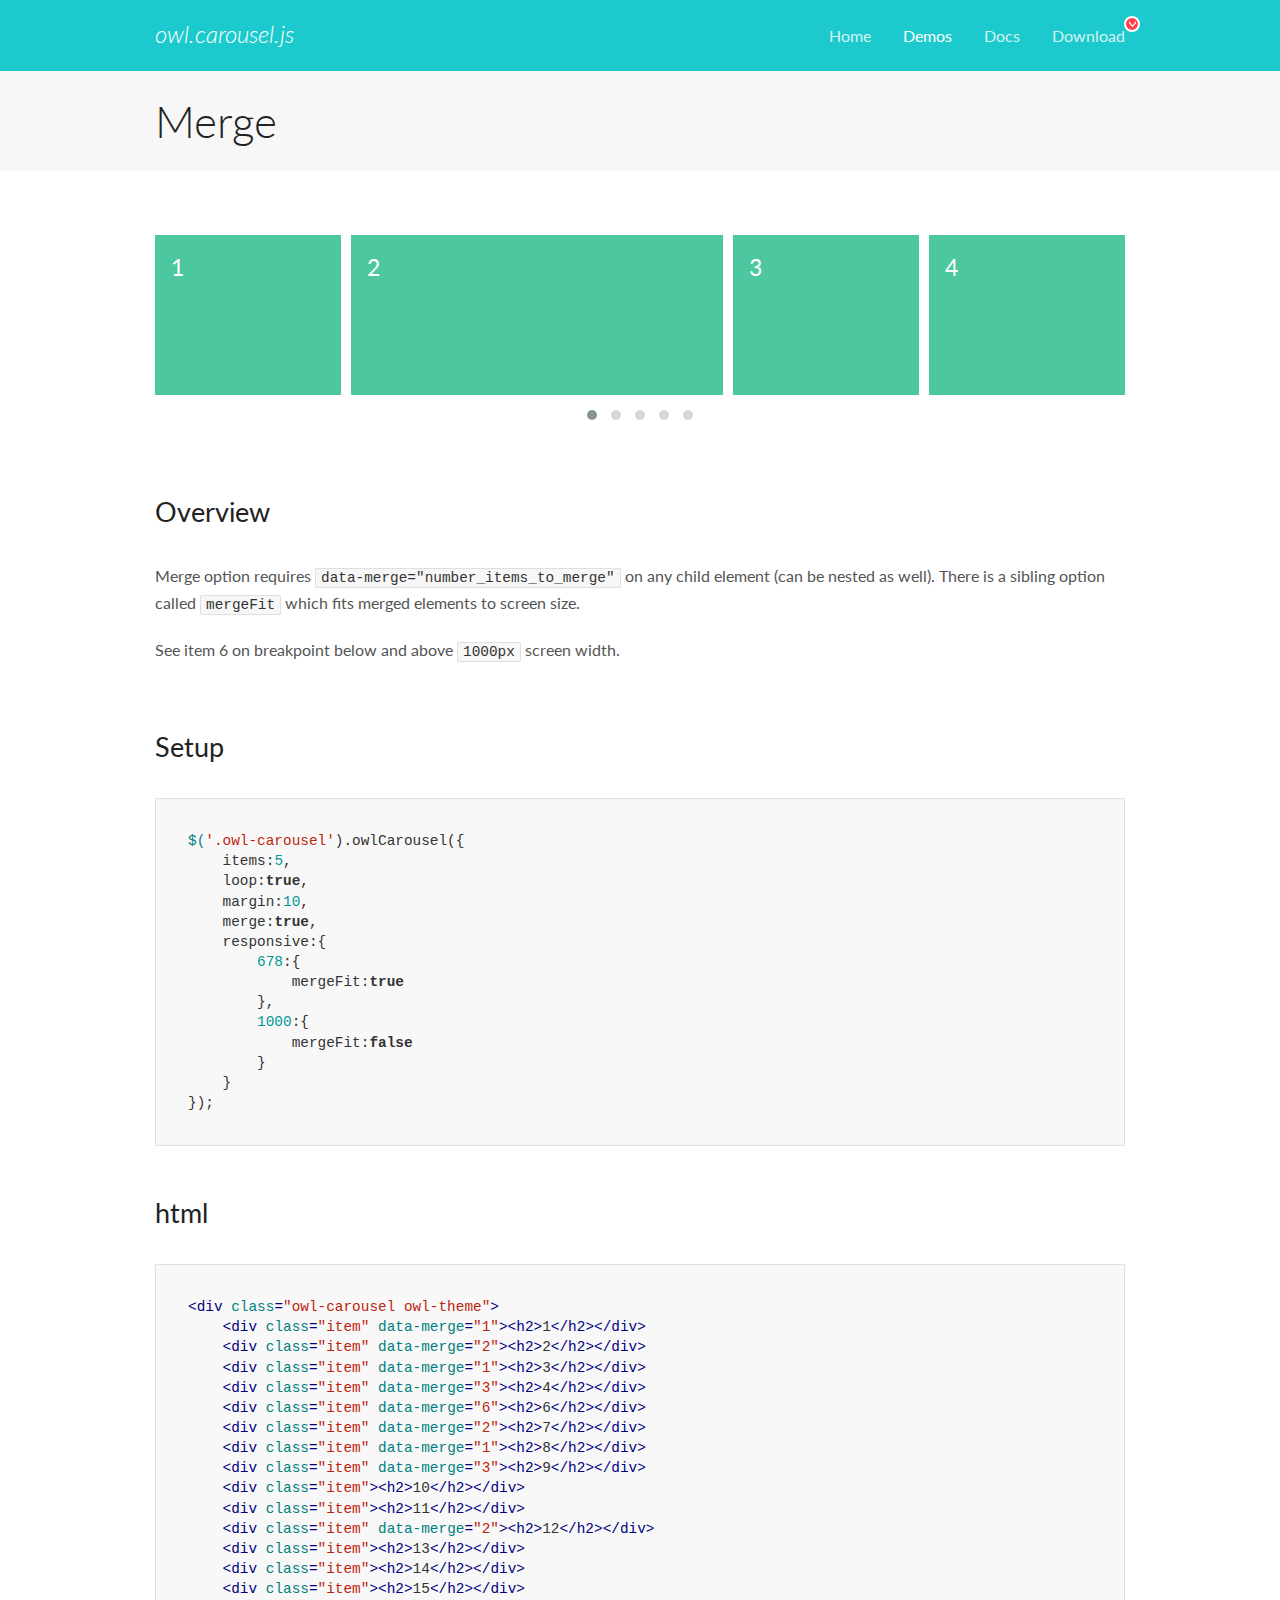
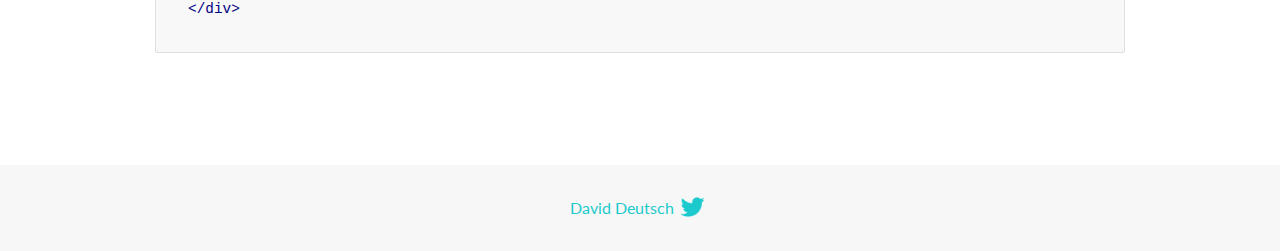
<file: OwlCarousel2-2.3.4/docs/demos/merge.html>
<!DOCTYPE html>
<html lang="en">
  <head>

    <!-- head -->
    <meta charset="utf-8">
    <meta name="msapplication-tap-highlight" content="no" />
    <meta name="viewport" content="width=device-width, initial-scale=1.0" />
    <meta name="description" content="Merge Items">
    <meta name="author" content="David Deutsch">
    <title>
      Merge Demo | Owl Carousel | 2.3.4
    </title>

    <!-- Stylesheets -->
    <link href='https://fonts.googleapis.com/css?family=Lato:300,400,700,400italic,300italic' rel='stylesheet' type='text/css'>
    <link rel="stylesheet" href="../assets/css/docs.theme.min.css">

    <!-- Owl Stylesheets -->
    <link rel="stylesheet" href="../assets/owlcarousel/assets/owl.carousel.min.css">
    <link rel="stylesheet" href="../assets/owlcarousel/assets/owl.theme.default.min.css">

    <!-- HTML5 shim and Respond.js IE8 support of HTML5 elements and media queries -->

    <!--[if lt IE 9]>
      <script src="https://oss.maxcdn.com/libs/html5shiv/3.7.0/html5shiv.js"></script>
      <script src="https://oss.maxcdn.com/libs/respond.js/1.3.0/respond.min.js"></script>
    <![endif]-->

    <!-- Favicons -->
    <link rel="apple-touch-icon-precomposed" sizes="144x144" href="../assets/ico/apple-touch-icon-144-precomposed.png">
    <link rel="shortcut icon" href="../assets/ico/favicon.png">
    <link rel="shortcut icon" href="favicon.ico">

    <!-- Yeah i know js should not be in header. Its required for demos.-->

    <!-- javascript -->
    <script src="../assets/vendors/jquery.min.js"></script>
    <script src="../assets/owlcarousel/owl.carousel.js"></script>
  </head>
  <body>

    <!-- header -->
    <header class="header">
      <div class="row">
        <div class="large-12 columns">
          <div class="brand left">
            <h3>
              <a href="/OwlCarousel2/">owl.carousel.js</a> 
            </h3>
          </div>
          <a id="toggle-nav" class="right">
            <span></span> <span></span> <span></span> 
          </a> 
          <div class="nav-bar">
            <ul class="clearfix">
              <li> <a href="/OwlCarousel2/index.html">Home</a>  </li>
              <li class="active">
                <a href="/OwlCarousel2/demos/demos.html">Demos</a> 
              </li>
              <li> <a href="/OwlCarousel2/docs/started-welcome.html">Docs</a>  </li>
              <li>
                <a href="https://github.com/OwlCarousel2/OwlCarousel2/archive/2.3.4.zip">Download</a> 
                <span class="download"></span> 
              </li>
            </ul>
          </div>
        </div>
      </div>
    </header>

    <!-- title -->
    <section class="title">
      <div class="row">
        <div class="large-12 columns">
          <h1>Merge</h1>
        </div>
      </div>
    </section>

    <!--  Demos -->
    <section id="demos">
      <div class="row">
        <div class="large-12 columns">
          <div class="owl-carousel owl-theme">
            <div class="item" data-merge="1">
              <h4>1</h4>
            </div>
            <div class="item" data-merge="2">
              <h4>2</h4>
            </div>
            <div class="item" data-merge="1">
              <h4>3</h4>
            </div>
            <div class="item" data-merge="3">
              <h4>4</h4>
            </div>
            <div class="item" data-merge="6">
              <h4>6</h4>
            </div>
            <div class="item" data-merge="2">
              <h4>7</h4>
            </div>
            <div class="item" data-merge="1">
              <h4>8</h4>
            </div>
            <div class="item" data-merge="3">
              <h4>9</h4>
            </div>
            <div class="item">
              <h4>10</h4>
            </div>
            <div class="item">
              <h4>11</h4>
            </div>
            <div class="item" data-merge="2">
              <h4>12</h4>
            </div>
            <div class="item">
              <h4>13</h4>
            </div>
            <div class="item">
              <h4>14</h4>
            </div>
            <div class="item">
              <h4>15</h4>
            </div>
          </div>
          <h3 id="overview">Overview</h3>
          <p>Merge option requires <code>data-merge=&quot;number_items_to_merge&quot;</code> on any child element (can be nested as well). There is a sibling option called <code>mergeFit</code> which fits merged elements to screen size. </p>
          <p>See item 6 on breakpoint below and above <code>1000px</code> screen width.</p>
          <h3 id="setup">Setup</h3>
          <pre><code>$(&#39;.owl-carousel&#39;).owlCarousel({
    items:5,
    loop:true,
    margin:10,
    merge:true,
    responsive:{
        678:{
            mergeFit:true
        },
        1000:{
            mergeFit:false
        }
    }
});</code></pre>
          <h3 id="html">html</h3>
          <pre><code>&lt;div class=&quot;owl-carousel owl-theme&quot;&gt;
    &lt;div class=&quot;item&quot; data-merge=&quot;1&quot;&gt;&lt;h2&gt;1&lt;/h2&gt;&lt;/div&gt;
    &lt;div class=&quot;item&quot; data-merge=&quot;2&quot;&gt;&lt;h2&gt;2&lt;/h2&gt;&lt;/div&gt;
    &lt;div class=&quot;item&quot; data-merge=&quot;1&quot;&gt;&lt;h2&gt;3&lt;/h2&gt;&lt;/div&gt;
    &lt;div class=&quot;item&quot; data-merge=&quot;3&quot;&gt;&lt;h2&gt;4&lt;/h2&gt;&lt;/div&gt;
    &lt;div class=&quot;item&quot; data-merge=&quot;6&quot;&gt;&lt;h2&gt;6&lt;/h2&gt;&lt;/div&gt;
    &lt;div class=&quot;item&quot; data-merge=&quot;2&quot;&gt;&lt;h2&gt;7&lt;/h2&gt;&lt;/div&gt;
    &lt;div class=&quot;item&quot; data-merge=&quot;1&quot;&gt;&lt;h2&gt;8&lt;/h2&gt;&lt;/div&gt;
    &lt;div class=&quot;item&quot; data-merge=&quot;3&quot;&gt;&lt;h2&gt;9&lt;/h2&gt;&lt;/div&gt;
    &lt;div class=&quot;item&quot;&gt;&lt;h2&gt;10&lt;/h2&gt;&lt;/div&gt;
    &lt;div class=&quot;item&quot;&gt;&lt;h2&gt;11&lt;/h2&gt;&lt;/div&gt;
    &lt;div class=&quot;item&quot; data-merge=&quot;2&quot;&gt;&lt;h2&gt;12&lt;/h2&gt;&lt;/div&gt;
    &lt;div class=&quot;item&quot;&gt;&lt;h2&gt;13&lt;/h2&gt;&lt;/div&gt;
    &lt;div class=&quot;item&quot;&gt;&lt;h2&gt;14&lt;/h2&gt;&lt;/div&gt;
    &lt;div class=&quot;item&quot;&gt;&lt;h2&gt;15&lt;/h2&gt;&lt;/div&gt;
&lt;/div&gt;</code></pre>
          <script>
            $(document).ready(function() {
              $('.owl-carousel').owlCarousel({
                items: 5,
                loop: true,
                margin: 10,
                merge: true,
                responsive: {
                  678: {
                    mergeFit: true
                  },
                  1000: {
                    mergeFit: false
                  }
                }
              });
            })
          </script>
        </div>
      </div>
    </section>

    <!-- footer -->
    <footer class="footer">
      <div class="row">
        <div class="large-12 columns">
          <h5>
            <a href="/OwlCarousel2/docs/support-contact.html">David Deutsch</a> 
            <a id="custom-tweet-button" href="https://twitter.com/share?url=https://github.com/OwlCarousel2/OwlCarousel2&text=Owl Carousel - This is so awesome! " target="_blank"></a> 
          </h5>
        </div>
      </div>
    </footer>

    <!-- vendors -->
    <script src="../assets/vendors/highlight.js"></script>
    <script src="../assets/js/app.js"></script>
  </body>
</html>
</file>
<file: blog.css>
:root {
  --bs-accordion-btn-color: #008374;
}
html,body{
  overflow-x:hidden;
}
body {
  margin: 0;
  padding: 0;
  font-family: "Montserrat";
  width: 100vw;
  scroll-behavior: smooth;
}

.bg-success {
  background-color: #008374 !important;
  color: white !important;
}

.bg-success-subtle {
  background-color: #008d7d !important;
}

.text-success {
  color: #008374 !important;
}
.bg-body-tertiary {
  background-color: #f6f6f6 !important;
}

.text-secondary {
  color: #f85a40 !important;
}
.bg-secondary {
  background-color: #f85a40 !important;
}

nav ul {
  margin: 0;
  font-weight: bold;
}

nav {
  height: 10vh;
  color: white;
}

a {
  text-decoration: none;
  color: inherit;
}

section#main {
  max-width: 100vw;
  /* min-height: 120vh !important; */
  min-height: 60vh;
  box-sizing: border-box;
}

button.test {
  border: none;
  outline: none;
  position: absolute;
  bottom: 20px;
  right: 30px;
  position: fixed;
  z-index: 99;
  /* transition: opacity 0.3s ease-in-out; */
  /* display: none; */
  width: 50px;
  height: 50px;
  background-color: #f85a40;
  color: white;
  font-size: 1.8rem;
  border-radius: 50%;
  display: flex;
  justify-content: center;
  align-items: center;
  opacity: 0;
}

button.test.appear {
  animation: appear 0.3s ease-in;
  animation-fill-mode: forwards;
}

button.test.disappear {
  animation: disappear 0.3s ease-in;
  animation-fill-mode: forwards;
}

@keyframes appear {
  0% {
    bottom: 0;
    display: none;
    opacity: 0;
  }
  50% {
    display: block;
  }
  100% {
    bottom: 20px;
    opacity: 1;
  }
}

@keyframes disappear {
  0% {
    bottom: 20px;
    display: block;
    opacity: 1;
  }
  50% {
    bottom: 0;
    opacity: 0;
  }
  100% {
    display: none;
  }
}

a.logo {
  font-size: 1.5rem;
  font-weight: 500;
  color: white !important;
}

nav a.nav-link {
  color: rgba(255, 255, 255, 0.5);
}
nav a.nav-link.active,
nav a.nav-link:hover,
nav a.nav-link:focus {
  color: rgba(255, 255, 255, 1) !important;
}
div.banner {
  font-size: 0.9rem;
  height: 8vh;
  background-color: #00796b;
}

button.navbar-toggler,
button.navbar-toggler:focus {
  outline: none !important;
  border: none;
  outline-color: transparent;
  border-color: transparent;
}

section#posts img.author-pic {
  height: 50px;
  width: 50px;
  border-radius: 50%;
  object-fit: cover;
}

section#posts div.author-info {
  height: 50px;
}

div.info-section {
  font-size: 0.9rem;
}
.card {
  border: none;
  box-shadow: 0px 0px 20px rgba(0, 0, 0, 0.2);
}

div.comment-info p.subtitle {
  font-size: 0.8rem;
}

figure {
  border-left: 3px solid #f85a40;
}
section#posts button {
  min-width: 30px;
  transition: all 0.3s ease-in-out;
}
section#posts button:hover {
  background-color: #00796b;
  color: white;
}
section#posts div.card a {
  transition: all 0.3s ease-in-out;
}
section#posts div.card a:hover {
  color: #00796b;
}

section#footer > div.container {
  font-size: 0.8rem;
}

section#footer a {
  color: rgba(255, 255, 255, 0.7);
  transition: all 0.3s ease-in-out;
}
section#footer a:hover {
  color: white;
  transition: all 0.3s ease-in-out;
}

section#footer div.button-row button {
  width: 40px;
  height: 40px;
  margin: 0 0.5rem;
  outline: none;
  border: 1px solid rgba(255, 255, 255, 0.589);
  opacity: 0.7;
  transition: all 0.3s ease-in-out;
}

section#footer div.button-row button:hover {
  opacity: 1;
  border-color: white;
}
.reply-form input[type="submit"]:hover {
  background-color: hsl(8, 100%, 69%) !important;
  border-color: hsl(8, 100%, 69%) !important;
}

.reply-form input,
textarea {
  padding: 1rem 0.5rem;
  font-size: 0.8rem;
  margin: 0.8rem 0;
  outline: none;
  transition: all 0.3s ease-in-out;
  border: 1px solid rgba(0, 0, 0, 0.2);
}

.reply-form input[type="submit"] {
  width: 40%;
}

.reply-form input:focus,
textarea:focus {
  border-color: #00796b !important;
}

div.search-box {
  border: 1px solid rgba(0, 0, 0, 0.5) !important;
  height: 40px;
  padding-left: 5px;
}

div.search-box input:focus {
  border: none;
  outline: none;
}

div.categories a {
  transition: all 0.3s ease-in-out;
}

div.categories li {
  margin: 10px 0 !important;
}

div.categories a:hover {
  color: #00796b !important;
}

div.tags a {
  border: 1px solid rgba(0, 0, 0, 0.5) !important;
  font-size: small;
}
div.tags a:hover {
  border-color: #00796b;
  background-color: #00796b;
  color: white !important;
}

@media screen and (min-width: 400px) {
  div.banner div.icons {
    display: none;
  }
}

@media screen and (min-width: 800px) {
  nav a.nav-link::before {
    content: "";
    display: block !important;
    position: absolute;
    background-color: #f85a40;
    width: 0;
    transition: width 0.3s ease-in-out;
    height: 2px;
    bottom: 0px;
  }

  nav li.nav-item:hover a.nav-link::before,
  nav a.active::before {
    width: 70%;
  }
  div.banner div.icons {
    display: block;
  }
}
</file>
